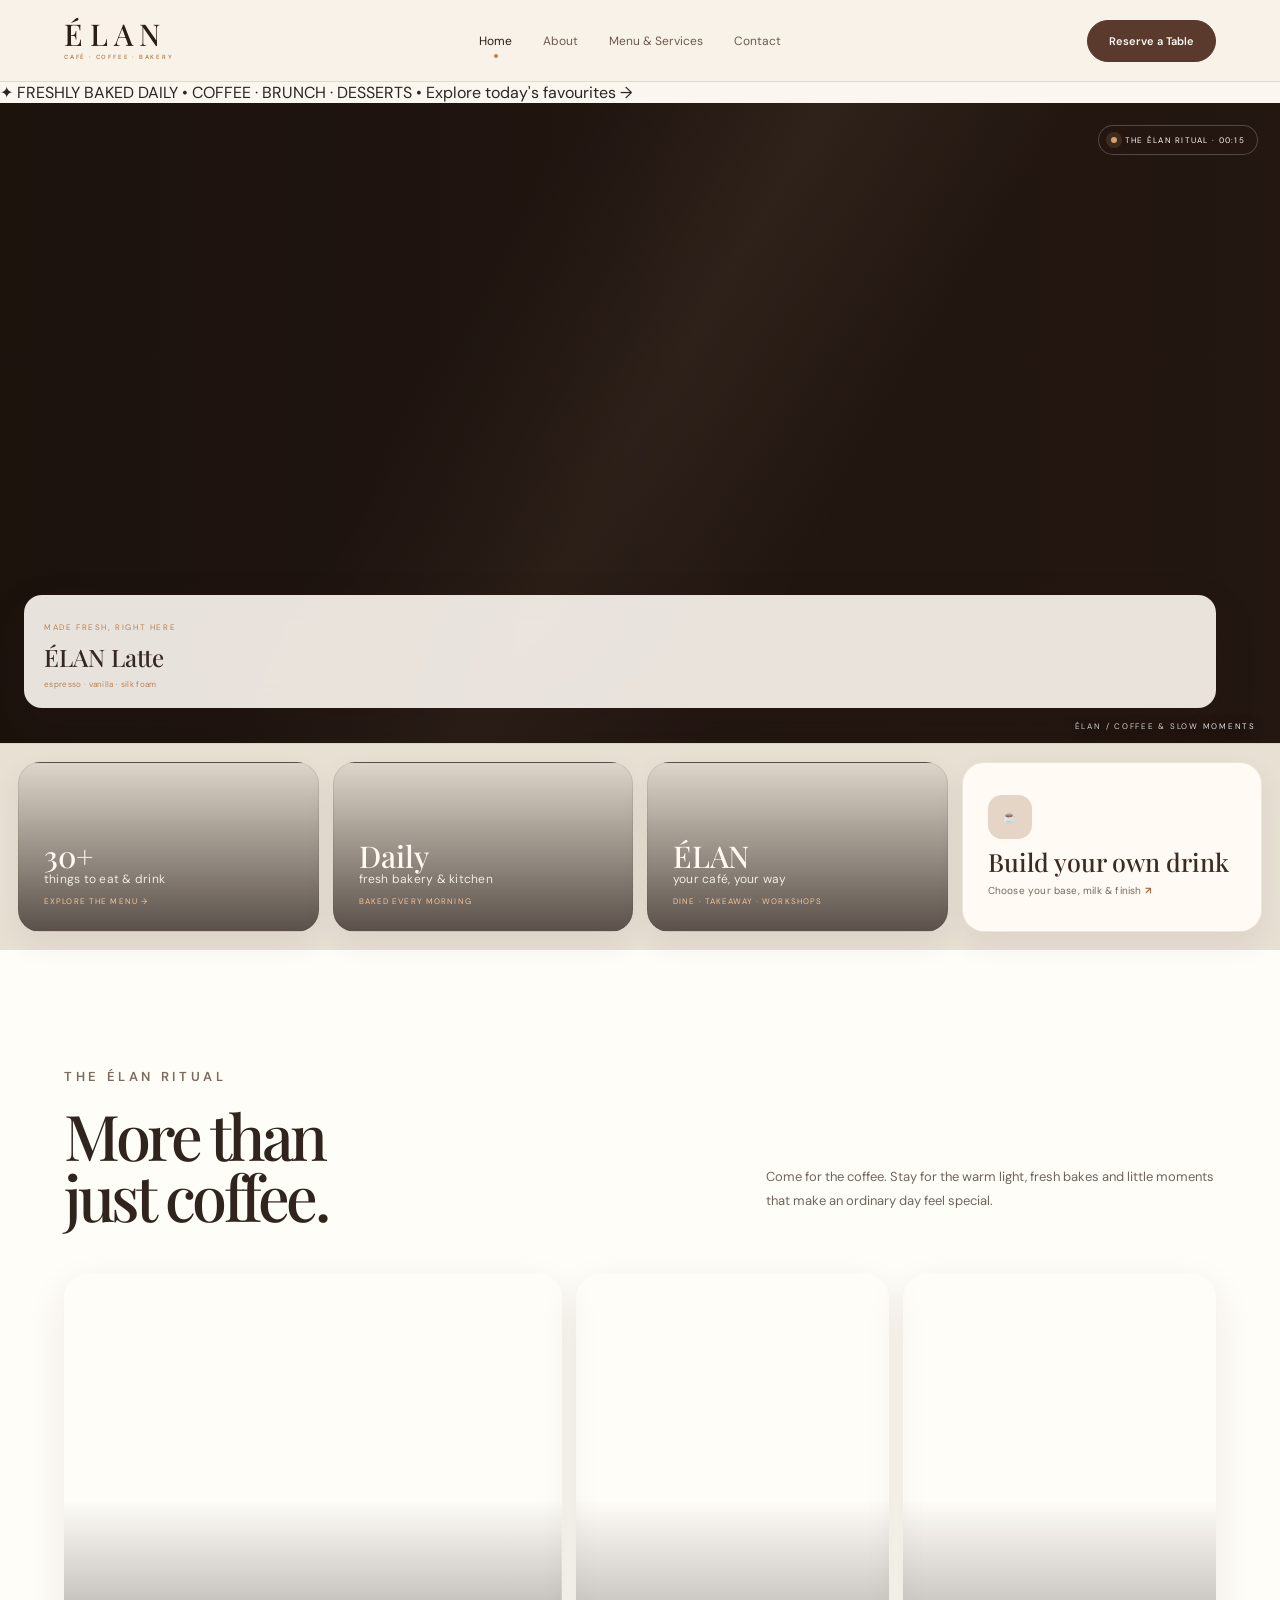
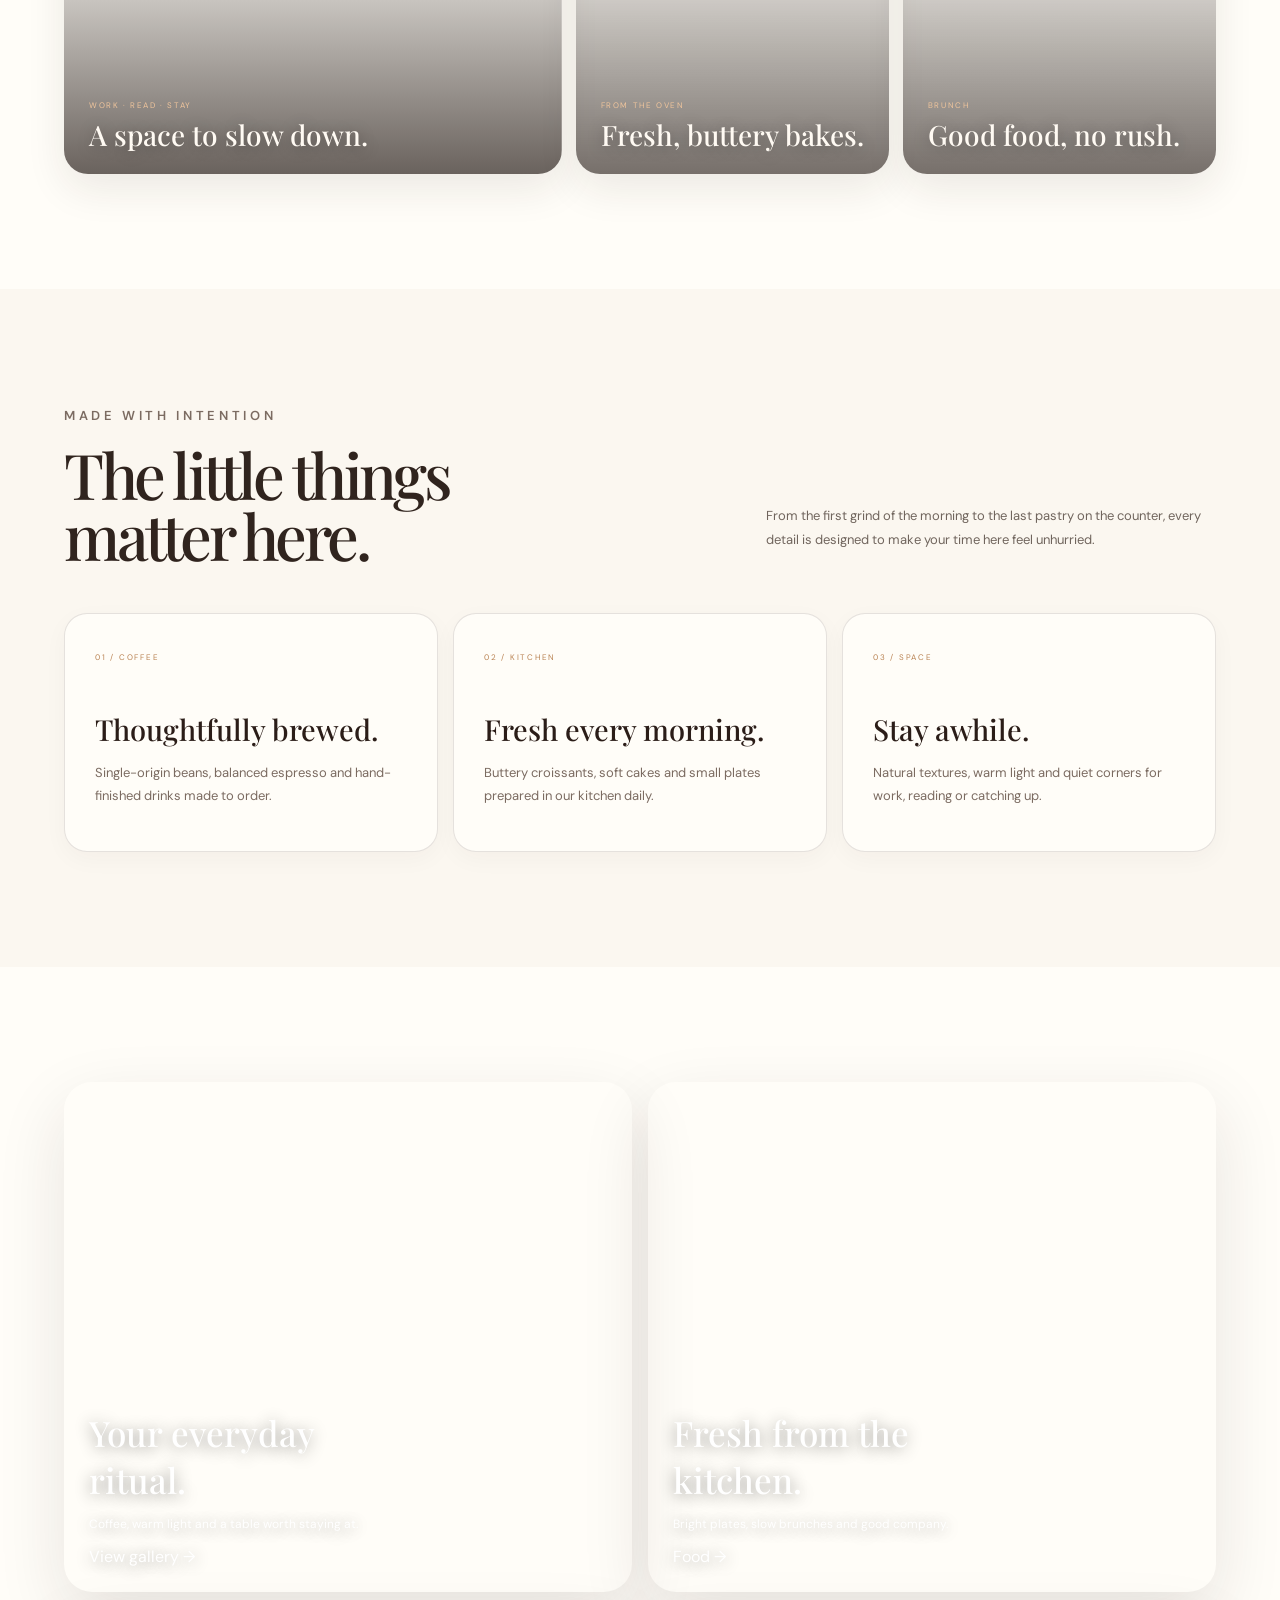
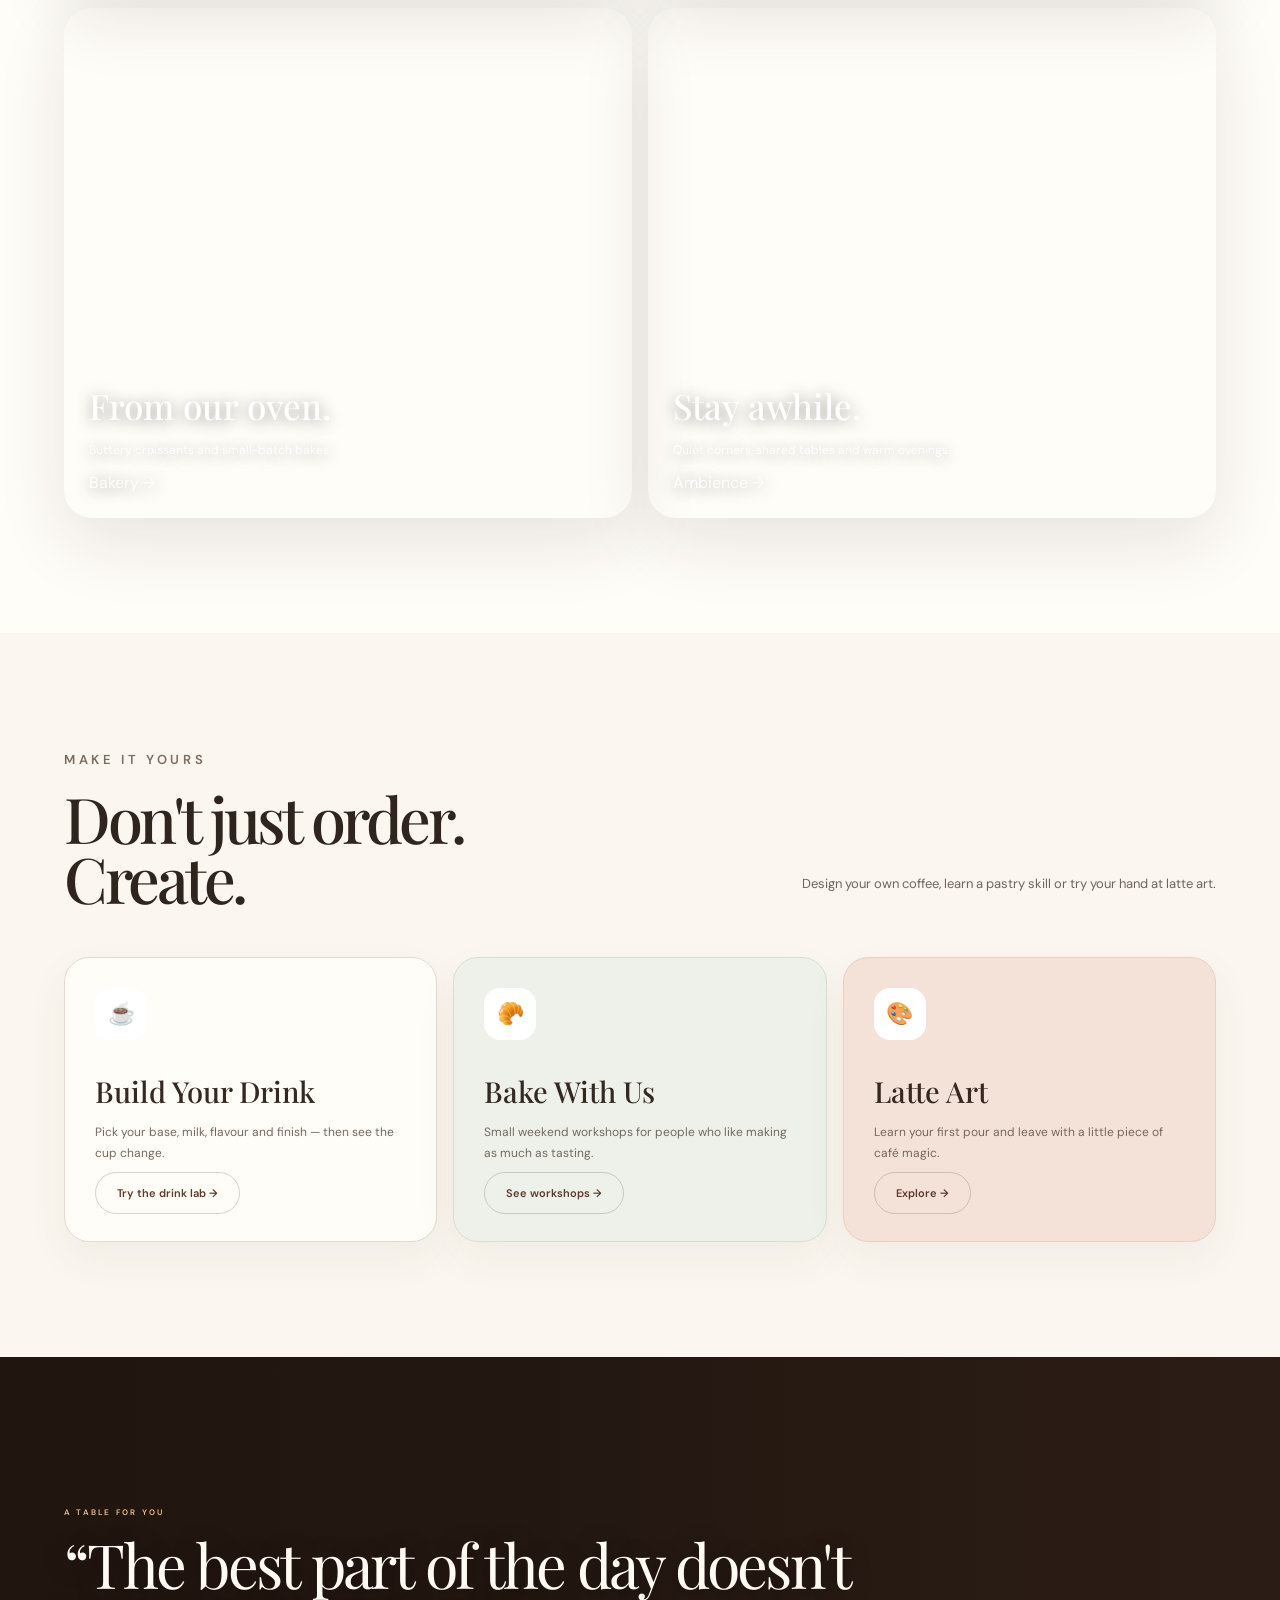
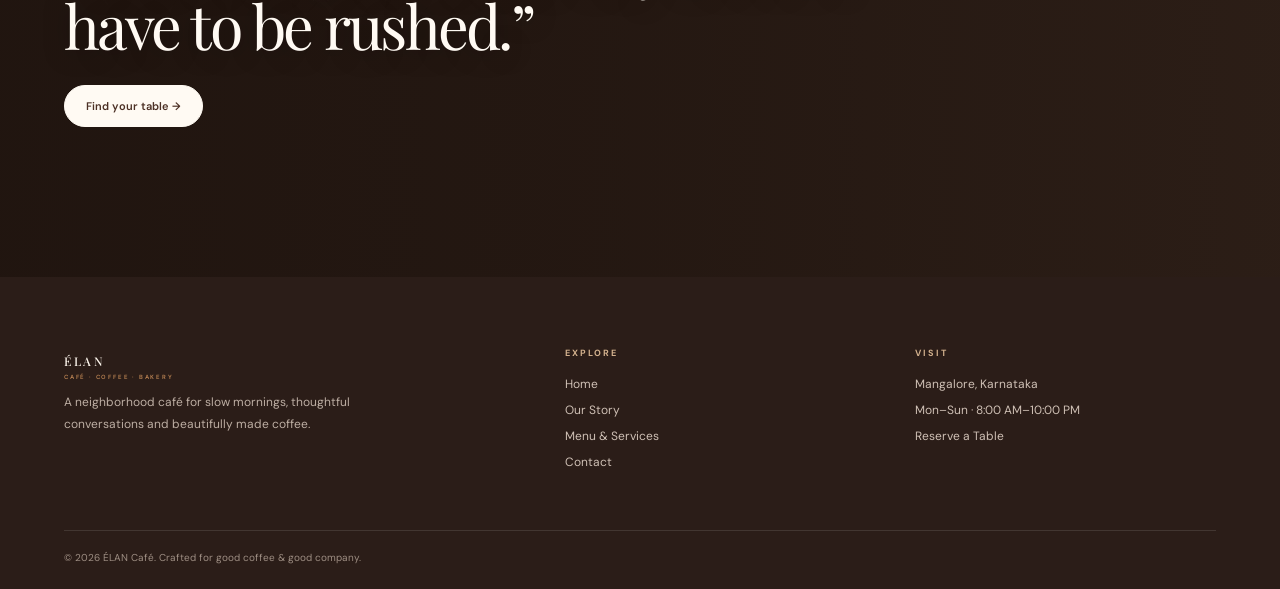
<file: index.html>
<!DOCTYPE html><html lang="en"><head>
<meta charset="UTF-8"><meta name="viewport" content="width=device-width, initial-scale=1.0">
<title>Home — ÉLAN Café</title><link rel="stylesheet" href="css/style.css"></head><body>
<header class="header"><div class="container nav">
<a class="logo" href="index.html">ÉLAN<small>CAFÉ · COFFEE · BAKERY</small></a>
<nav class="nav-links" aria-label="Main navigation"><a href="index.html" class="active">Home</a><a href="about.html" class="">About</a><a href="services.html" class="">Menu & Services</a><a href="contact.html" class="">Contact</a></nav><a class="btn" href="contact.html#reserve">Reserve a Table</a>
</div></header>
<div class="announcement-bar">
  <span>✦ FRESHLY BAKED DAILY</span>
  <span>•</span>
  <span>COFFEE · BRUNCH · DESSERTS</span>
  <span>•</span>
  <a href="services.html#menu">Explore today's favourites →</a>
</div>

<main>
<section class="hero"><div class="container" style="display:contents">
<div class="reveal"><p class="eyebrow">A neighborhood café · Since 2026</p>
<h1>Slow mornings.<br><em>Good coffee.</em></h1>
<p>Welcome to ÉLAN — a warm little corner for carefully brewed coffee, fresh pastries and the kind of conversations you don't want to rush.</p>
<div class="hero-actions"><a class="btn" href="services.html">Explore the menu →</a><a class="btn light" href="contact.html#reserve">Reserve a table</a></div></div>
<div class="hero-visual hero-video reveal">
  <video class="hero-video-media" autoplay muted loop playsinline preload="metadata"
    poster="https://images.unsplash.com/photo-1495474472287-4d71bcdd2085?auto=format&fit=crop&w=1200&q=85"
    aria-label="Barista preparing coffee at ÉLAN Café">
    <source src="https://cdn.coverr.co/videos/coverr-coffee-pour-1355/1080p.mp4" type="video/mp4">
  </video>
  <div class="hero-video-shade"></div>
  <div class="video-badge"><span class="live-dot"></span> THE ÉLAN RITUAL · 00:15</div>
  <div class="floating-card">
    <span>MADE FRESH, RIGHT HERE</span>
    <strong>ÉLAN Latte</strong>
    <span style="display:block;margin-top:6px;letter-spacing:.04em">espresso · vanilla · silk foam</span>
  </div>
</div>
</div>
</section>

<section class="hero-feature-row">
  <div class="feature-box feature-box-image" style="background-image:linear-gradient(0deg,rgba(35,25,20,.72),rgba(35,25,20,.05)),url('https://images.unsplash.com/photo-1509042239860-f550ce710b93?auto=format&fit=crop&w=900&q=85')">
    <strong>30+</strong><span>things to eat & drink</span><small>Explore the menu →</small>
  </div>
  <div class="feature-box feature-box-image" style="background-image:linear-gradient(0deg,rgba(35,25,20,.72),rgba(35,25,20,.05)),url('https://images.unsplash.com/photo-1555507036-ab1f4038808a?auto=format&fit=crop&w=900&q=85')">
    <strong>Daily</strong><span>fresh bakery & kitchen</span><small>Baked every morning</small>
  </div>
  <div class="feature-box feature-box-image" style="background-image:linear-gradient(0deg,rgba(35,25,20,.72),rgba(35,25,20,.05)),url('https://images.unsplash.com/photo-1517248135467-4c7edcad34c4?auto=format&fit=crop&w=900&q=85')">
    <strong>ÉLAN</strong><span>your café, your way</span><small>Dine · Takeaway · Workshops</small>
  </div>
  <a class="feature-box feature-box-cta" href="services.html#creator"><span class="feature-icon">☕</span><strong>Build your own drink</strong><span>Choose your base, milk & finish <b>↗</b></span></a>
</section>

<section class="section home-visual-story">
  <div class="container">
    <div class="section-head"><div><p class="eyebrow">The ÉLAN ritual</p><h2>More than<br>just coffee.</h2></div><p>Come for the coffee. Stay for the warm light, fresh bakes and little moments that make an ordinary day feel special.</p></div>
    <div class="home-photo-grid">
      <a class="home-photo large" href="gallery.html" style="background-image:linear-gradient(0deg,rgba(35,25,20,.68),transparent 55%),url('https://images.unsplash.com/photo-1497366754035-f200968a6e72?auto=format&fit=crop&w=1300&q=85')"><span>WORK · READ · STAY</span><strong>A space to slow down.</strong></a>
      <a class="home-photo" href="gallery.html" style="background-image:linear-gradient(0deg,rgba(35,25,20,.62),transparent 55%),url('https://images.unsplash.com/photo-1551024506-0bccd828d307?auto=format&fit=crop&w=900&q=85')"><span>FROM THE OVEN</span><strong>Fresh, buttery bakes.</strong></a>
      <a class="home-photo" href="gallery.html" style="background-image:linear-gradient(0deg,rgba(35,25,20,.62),transparent 55%),url('https://images.unsplash.com/photo-1541544741938-0af808871cc0?auto=format&fit=crop&w=900&q=85')"><span>BRUNCH</span><strong>Good food, no rush.</strong></a>
    </div>
  </div>
</section>

<section class="section"><div class="container"><div class="section-head"><div><p class="eyebrow">Made with intention</p><h2>The little things<br>matter here.</h2></div><p>From the first grind of the morning to the last pastry on the counter, every detail is designed to make your time here feel unhurried.</p></div>
<div class="cards">
<div class="card"><span class="card-number">01 / COFFEE</span><h3>Thoughtfully brewed.</h3><p>Single-origin beans, balanced espresso and hand-finished drinks made to order.</p></div>
<div class="card"><span class="card-number">02 / KITCHEN</span><h3>Fresh every morning.</h3><p>Buttery croissants, soft cakes and small plates prepared in our kitchen daily.</p></div>
<div class="card"><span class="card-number">03 / SPACE</span><h3>Stay awhile.</h3><p>Natural textures, warm light and quiet corners for work, reading or catching up.</p></div>
</div></div></section>

<section class="section alt"><div class="container feature-grid home-gallery-grid">
<a class="image-card gallery-link" href="gallery.html" aria-label="Open ÉLAN café gallery" style="background-image:linear-gradient(0deg,rgba(43,29,24,.7),transparent 60%),url('https://images.unsplash.com/photo-1501339847302-ac426a4a7cbb?auto=format&fit=crop&w=1000&q=85')"><div class="caption"><h3>Your everyday ritual.</h3><p>Coffee, warm light and a table worth staying at.</p><span class="gallery-open">View gallery →</span></div></a>
<a class="image-card gallery-link" href="gallery.html" aria-label="Open ÉLAN food gallery" style="background-image:linear-gradient(0deg,rgba(43,29,24,.7),transparent 60%),url('https://images.unsplash.com/photo-1541519227354-08fa5d50c44d?auto=format&fit=crop&w=1000&q=85')"><div class="caption"><h3>Fresh from the kitchen.</h3><p>Bright plates, slow brunches and good company.</p><span class="gallery-open">Food →</span></div></a>
<a class="image-card gallery-link" href="gallery.html" aria-label="Open ÉLAN bakery gallery" style="background-image:linear-gradient(0deg,rgba(43,29,24,.7),transparent 60%),url('https://images.unsplash.com/photo-1555507036-ab1f4038808a?auto=format&fit=crop&w=1000&q=85')"><div class="caption"><h3>From our oven.</h3><p>Buttery croissants and small-batch bakes.</p><span class="gallery-open">Bakery →</span></div></a>
<a class="image-card gallery-link" href="gallery.html" aria-label="Open ÉLAN café ambience gallery" style="background-image:linear-gradient(0deg,rgba(43,29,24,.7),transparent 60%),url('https://images.unsplash.com/photo-1517248135467-4c7edcad34c4?auto=format&fit=crop&w=1000&q=85')"><div class="caption"><h3>Stay awhile.</h3><p>Quiet corners, shared tables and warm evenings.</p><span class="gallery-open">Ambience →</span></div></a> 
</div></section>

<section class="section"><div class="container"><div class="section-head"><div><p class="eyebrow">Make it yours</p><h2>Don't just order.<br>Create.</h2></div><p>Design your own coffee, learn a pastry skill or try your hand at latte art.</p></div><div class="experience-grid"><div class="experience-card"><div class="experience-icon">☕</div><h3>Build Your Drink</h3><p>Pick your base, milk, flavour and finish — then see the cup change.</p><a class="btn light" href="services.html#creator">Try the drink lab →</a></div><div class="experience-card"><div class="experience-icon">🥐</div><h3>Bake With Us</h3><p>Small weekend workshops for people who like making as much as tasting.</p><a class="btn light" href="services.html#workshops">See workshops →</a></div><div class="experience-card"><div class="experience-icon">🎨</div><h3>Latte Art</h3><p>Learn your first pour and leave with a little piece of café magic.</p><a class="btn light" href="services.html#workshops">Explore →</a></div></div></div></section>

<section class="section home-quote-photo"><div class="container"><p class="eyebrow">A table for you</p><div class="quote">“The best part of the day doesn't have to be rushed.”</div><div style="margin-top:30px"><a class="btn" href="contact.html#reserve">Find your table →</a></div></div></section> 
</main> 

<footer class="footer"><div class="container footer-grid"> 
<div><a class="logo" href="index.html">ÉLAN<small>CAFÉ · COFFEE · BAKERY</small></a><p>A neighborhood café for slow mornings, thoughtful conversations and beautifully made coffee.</p></div> 
<div><h4>Explore</h4><a href="index.html">Home</a><a href="about.html">Our Story</a><a href="services.html">Menu & Services</a><a href="contact.html">Contact</a></div> 
<div><h4>Visit</h4><a href="contact.html">Mangalore, Karnataka</a><a href="contact.html">Mon–Sun · 8:00 AM–10:00 PM</a><a href="contact.html#reserve">Reserve a Table</a></div> 
</div><div class="container footer-bottom">© 2026 ÉLAN Café. Crafted for good coffee & good company.</div></footer> 

<script src="js/script.js"></script></body></html>
</file>
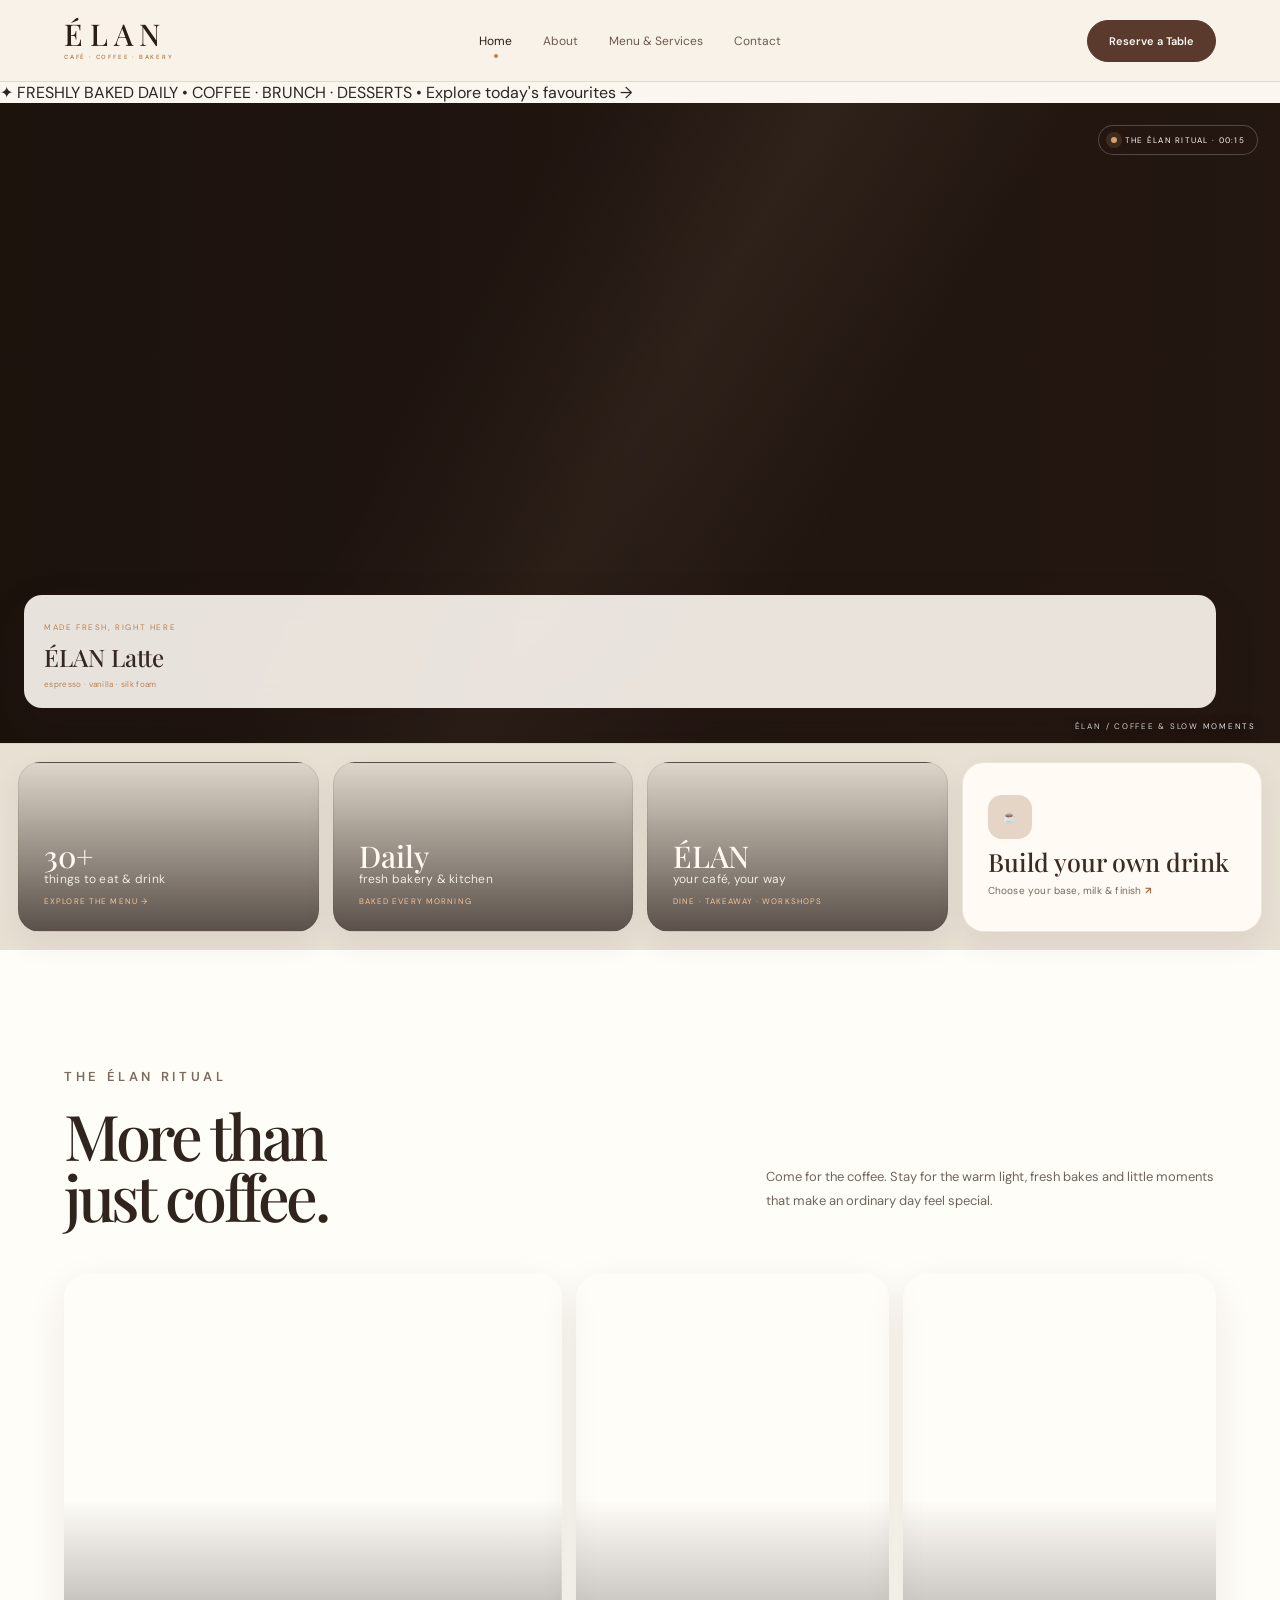
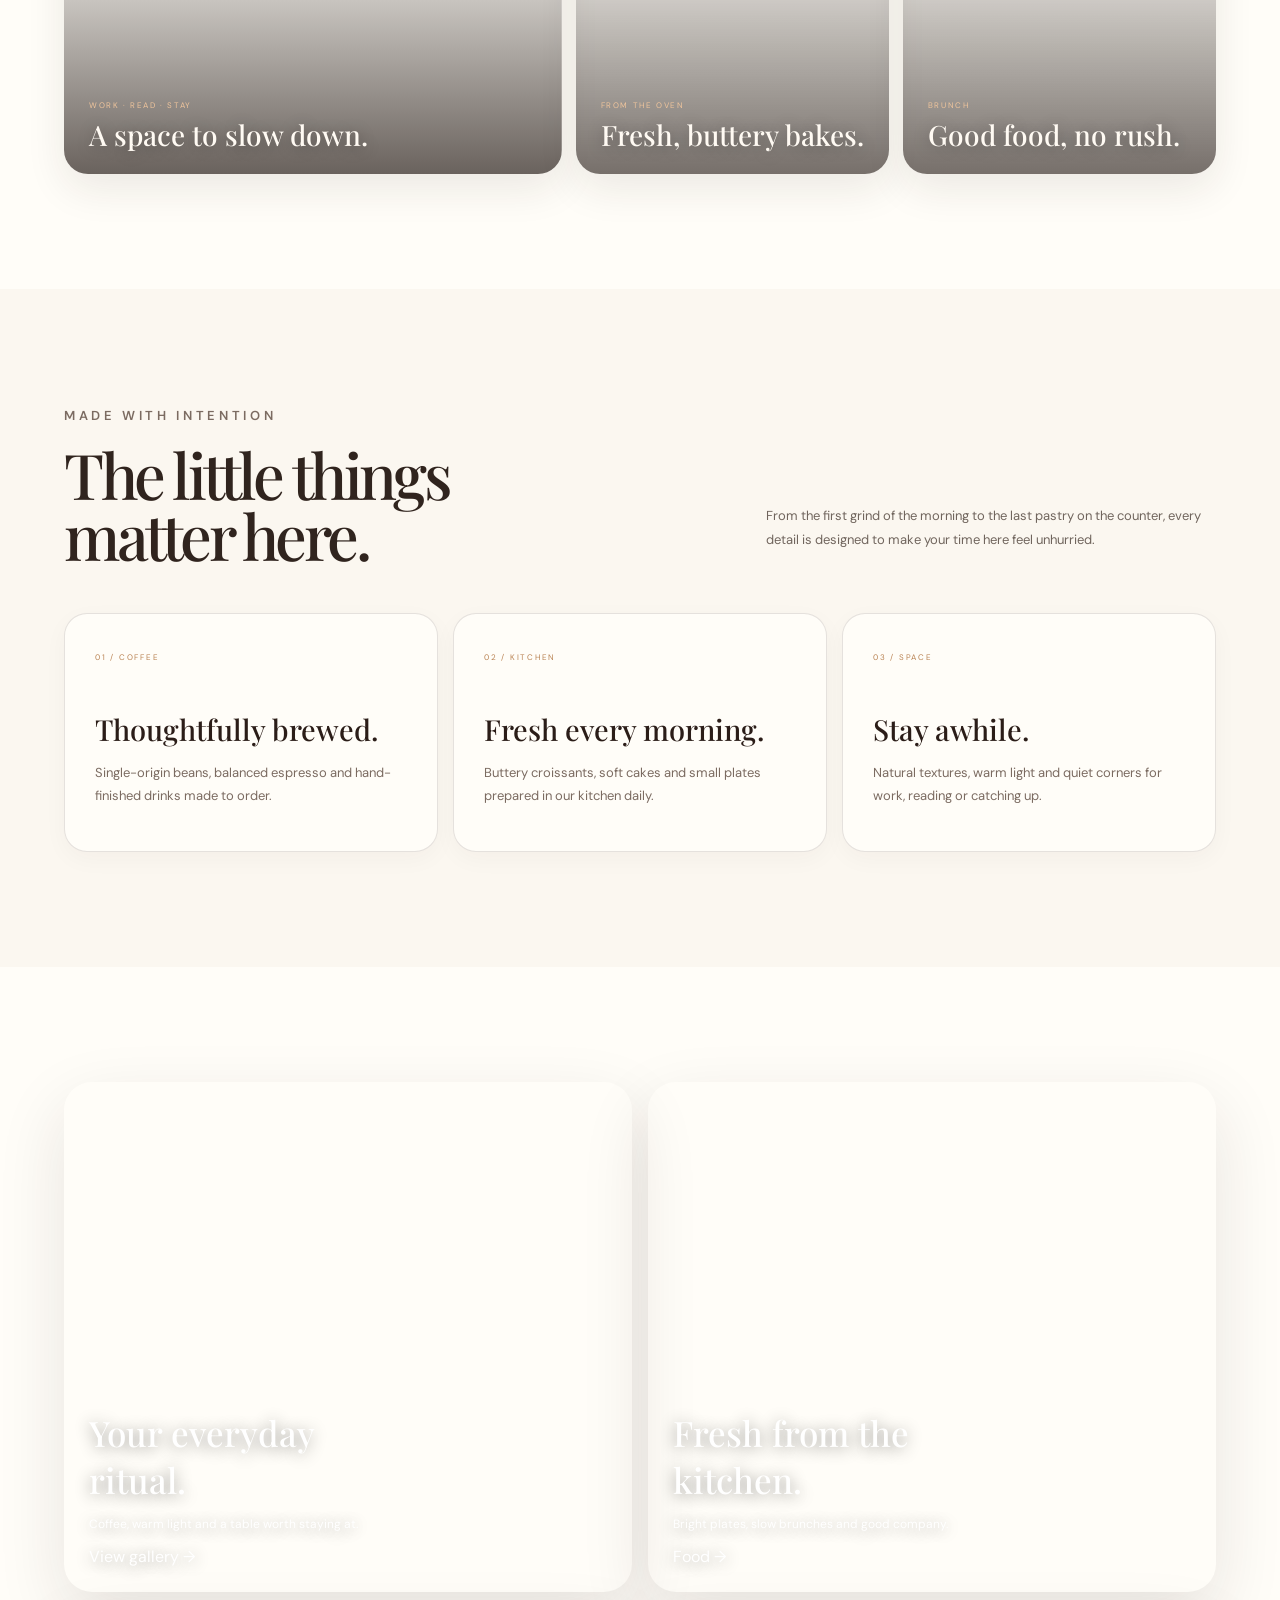
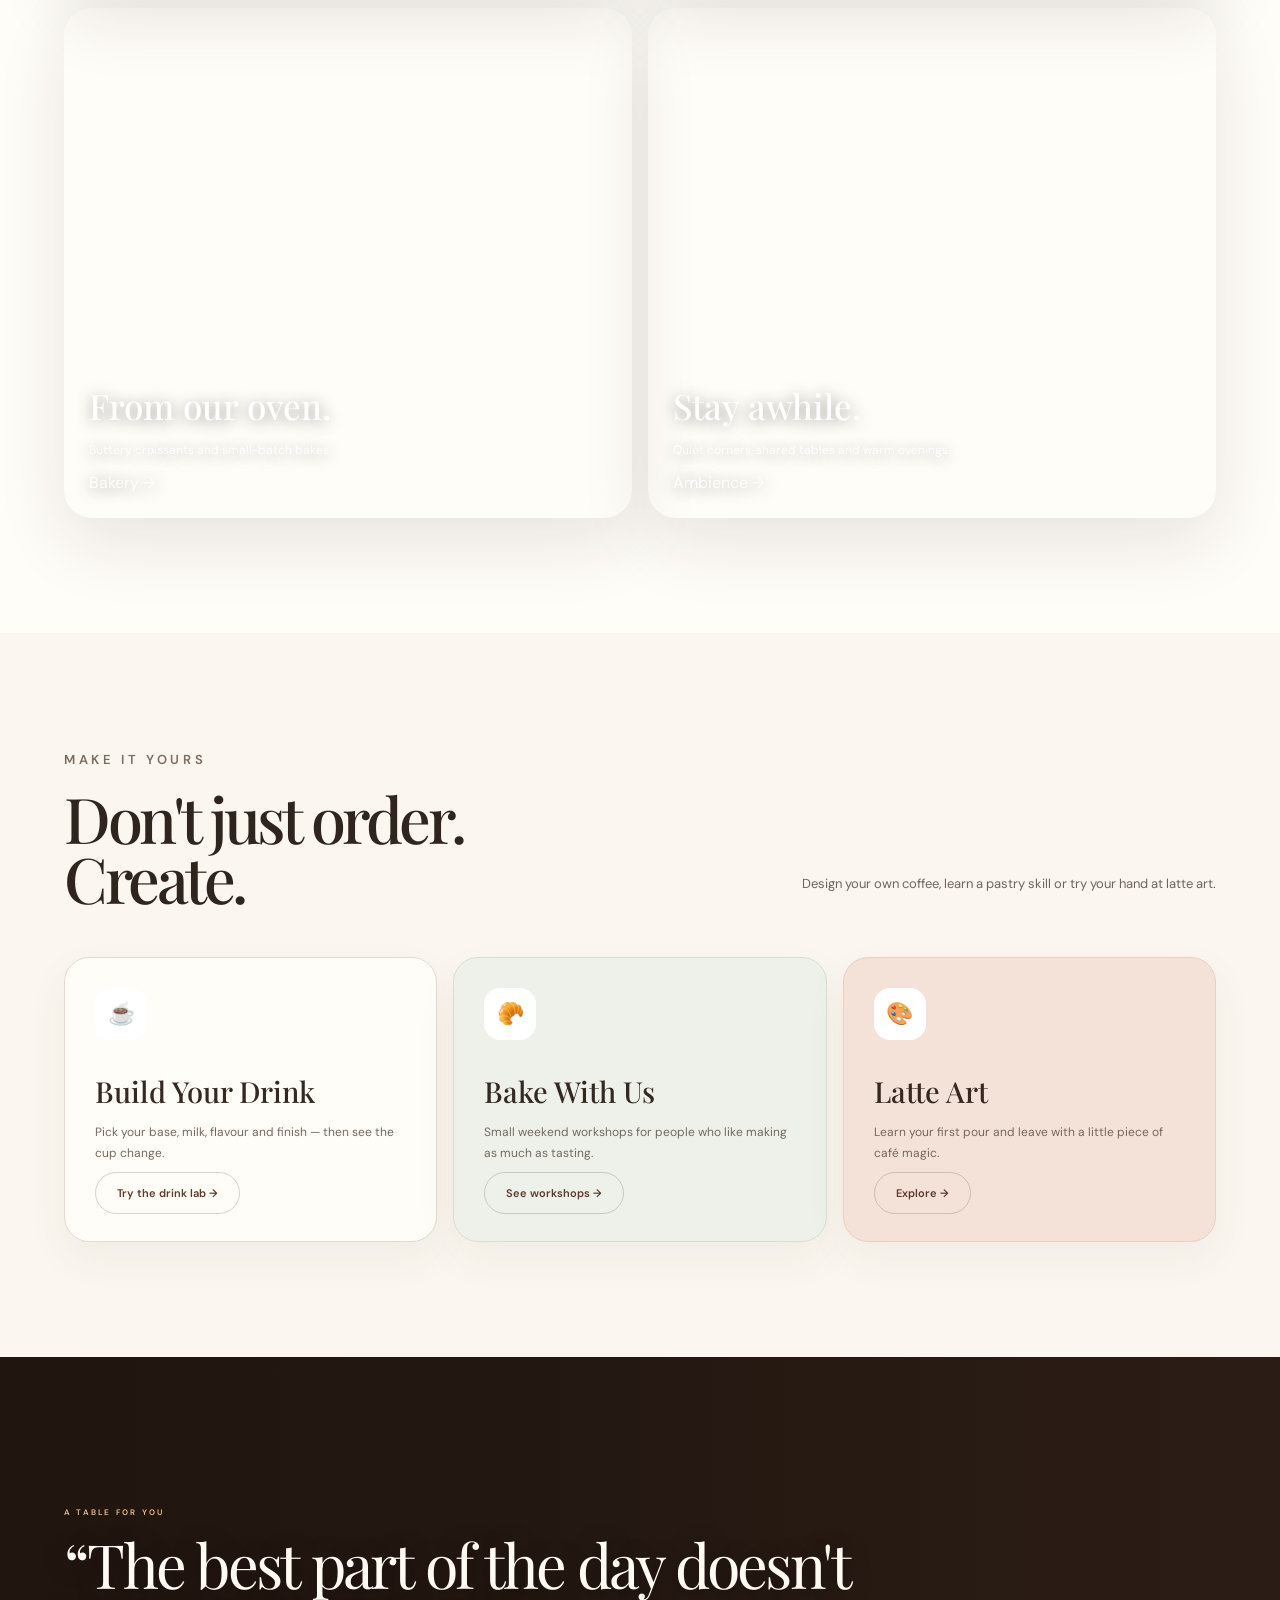
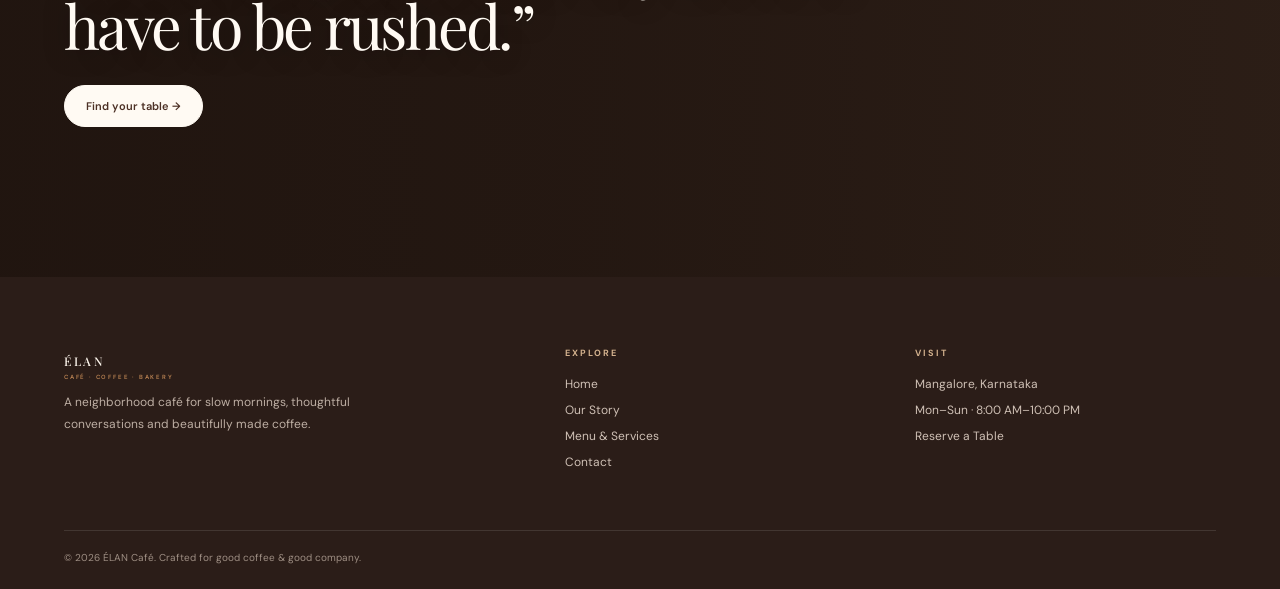
<file: elan_v5/index.html>
<!DOCTYPE html><html lang="en"><head>
<meta charset="UTF-8"><meta name="viewport" content="width=device-width, initial-scale=1.0">
<title>Home — ÉLAN Café</title><link rel="stylesheet" href="css/style.css"></head><body>
<header class="header"><div class="container nav">
<a class="logo" href="index.html">ÉLAN<small>CAFÉ · COFFEE · BAKERY</small></a>
<nav class="nav-links"><a href="index.html" class="active">Home</a><a href="about.html" class="">About</a><a href="services.html" class="">Menu & Services</a><a href="contact.html" class="">Contact</a></nav><a class="btn" href="contact.html#reserve">Reserve a Table</a>
</div></header>
<div class="announcement-bar">
  <span>✦ FRESHLY BAKED DAILY</span>
  <span>•</span>
  <span>COFFEE · BRUNCH · DESSERTS</span>
  <span>•</span>
  <a href="services.html#menu">Explore today's favourites →</a>
</div>

<main>
<section class="hero"><div class="container" style="display:contents">
<div class="reveal"><p class="eyebrow">A neighborhood café · Since 2026</p>
<h1>Slow mornings.<br><em>Good coffee.</em></h1>
<p>Welcome to ÉLAN — a warm little corner for carefully brewed coffee, fresh pastries and the kind of conversations you don't want to rush.</p>
<div class="hero-actions"><a class="btn" href="services.html">Explore the menu →</a><a class="btn light" href="contact.html#reserve">Reserve a table</a></div></div>
<div class="hero-visual hero-video reveal">
  <video class="hero-video-media" autoplay muted loop playsinline preload="metadata"
    poster="https://images.unsplash.com/photo-1495474472287-4d71bcdd2085?auto=format&fit=crop&w=1200&q=85"
    aria-label="Barista preparing coffee at ÉLAN Café">
    <source src="https://cdn.coverr.co/videos/coverr-coffee-pour-1355/1080p.mp4" type="video/mp4">
  </video>
  <div class="hero-video-shade"></div>
  <div class="video-badge"><span class="live-dot"></span> THE ÉLAN RITUAL · 00:15</div>
  <div class="floating-card">
    <span>MADE FRESH, RIGHT HERE</span>
    <strong>ÉLAN Latte</strong>
    <span style="display:block;margin-top:6px;letter-spacing:.04em">espresso · vanilla · silk foam</span>
  </div>
</div>
</div>
</section>
<section class="hero-feature-row">
  <div class="feature-box feature-box-image" style="background-image:linear-gradient(0deg,rgba(35,25,20,.72),rgba(35,25,20,.05)),url('https://images.unsplash.com/photo-1509042239860-f550ce710b93?auto=format&fit=crop&w=900&q=85')">
    <strong>30+</strong><span>things to eat & drink</span><small>Explore the menu →</small>
  </div>
  <div class="feature-box feature-box-image" style="background-image:linear-gradient(0deg,rgba(35,25,20,.72),rgba(35,25,20,.05)),url('https://images.unsplash.com/photo-1555507036-ab1f4038808a?auto=format&fit=crop&w=900&q=85')">
    <strong>Daily</strong><span>fresh bakery & kitchen</span><small>Baked every morning</small>
  </div>
  <div class="feature-box feature-box-image" style="background-image:linear-gradient(0deg,rgba(35,25,20,.72),rgba(35,25,20,.05)),url('https://images.unsplash.com/photo-1517248135467-4c7edcad34c4?auto=format&fit=crop&w=900&q=85')">
    <strong>ÉLAN</strong><span>your café, your way</span><small>Dine · Takeaway · Workshops</small>
  </div>
  <a class="feature-box feature-box-cta" href="services.html#creator"><span class="feature-icon">☕</span><strong>Build your own drink</strong><span>Choose your base, milk & finish <b>↗</b></span></a>
</section>
<section class="section home-visual-story">
  <div class="container">
    <div class="section-head"><div><p class="eyebrow">The ÉLAN ritual</p><h2>More than<br>just coffee.</h2></div><p>Come for the coffee. Stay for the warm light, fresh bakes and little moments that make an ordinary day feel special.</p></div>
    <div class="home-photo-grid">
      <a class="home-photo large" href="gallery.html" style="background-image:linear-gradient(0deg,rgba(35,25,20,.68),transparent 55%),url('https://images.unsplash.com/photo-1497366754035-f200968a6e72?auto=format&fit=crop&w=1300&q=85')"><span>WORK · READ · STAY</span><strong>A space to slow down.</strong></a>
      <a class="home-photo" href="gallery.html" style="background-image:linear-gradient(0deg,rgba(35,25,20,.62),transparent 55%),url('https://images.unsplash.com/photo-1551024506-0bccd828d307?auto=format&fit=crop&w=900&q=85')"><span>FROM THE OVEN</span><strong>Fresh, buttery bakes.</strong></a>
      <a class="home-photo" href="gallery.html" style="background-image:linear-gradient(0deg,rgba(35,25,20,.62),transparent 55%),url('https://images.unsplash.com/photo-1541544741938-0af808871cc0?auto=format&fit=crop&w=900&q=85')"><span>BRUNCH</span><strong>Good food, no rush.</strong></a>
    </div>
  </div>
</section>
<section class="section"><div class="container"><div class="section-head"><div><p class="eyebrow">Made with intention</p><h2>The little things<br>matter here.</h2></div><p>From the first grind of the morning to the last pastry on the counter, every detail is designed to make your time here feel unhurried.</p></div>
<div class="cards">
<div class="card"><span class="card-number">01 / COFFEE</span><h3>Thoughtfully brewed.</h3><p>Single-origin beans, balanced espresso and hand-finished drinks made to order.</p></div>
<div class="card"><span class="card-number">02 / KITCHEN</span><h3>Fresh every morning.</h3><p>Buttery croissants, soft cakes and small plates prepared in our kitchen daily.</p></div>
<div class="card"><span class="card-number">03 / SPACE</span><h3>Stay awhile.</h3><p>Natural textures, warm light and quiet corners for work, reading or catching up.</p></div>
</div></div></section>
<section class="section alt"><div class="container feature-grid home-gallery-grid">
<a class="image-card gallery-link" href="gallery.html" aria-label="Open ÉLAN café gallery" style="background-image:linear-gradient(0deg,rgba(43,29,24,.7),transparent 60%),url('https://images.unsplash.com/photo-1501339847302-ac426a4a7cbb?auto=format&fit=crop&w=1000&q=85')"><div class="caption"><h3>Your everyday ritual.</h3><p>Coffee, warm light and a table worth staying at.</p><span class="gallery-open">View gallery →</span></div></a>
<a class="image-card gallery-link" href="gallery.html" aria-label="Open ÉLAN food gallery" style="background-image:linear-gradient(0deg,rgba(43,29,24,.7),transparent 60%),url('https://images.unsplash.com/photo-1541519227354-08fa5d50c44d?auto=format&fit=crop&w=1000&q=85')"><div class="caption"><h3>Fresh from the kitchen.</h3><p>Bright plates, slow brunches and good company.</p><span class="gallery-open">Food →</span></div></a>
<a class="image-card gallery-link" href="gallery.html" aria-label="Open ÉLAN bakery gallery" style="background-image:linear-gradient(0deg,rgba(43,29,24,.7),transparent 60%),url('https://images.unsplash.com/photo-1555507036-ab1f4038808a?auto=format&fit=crop&w=1000&q=85')"><div class="caption"><h3>From our oven.</h3><p>Buttery croissants and small-batch bakes.</p><span class="gallery-open">Bakery →</span></div></a>
<a class="image-card gallery-link" href="gallery.html" aria-label="Open ÉLAN café ambience gallery" style="background-image:linear-gradient(0deg,rgba(43,29,24,.7),transparent 60%),url('https://images.unsplash.com/photo-1517248135467-4c7edcad34c4?auto=format&fit=crop&w=1000&q=85')"><div class="caption"><h3>Stay awhile.</h3><p>Quiet corners, shared tables and warm evenings.</p><span class="gallery-open">Ambience →</span></div></a>
</div></section>
<section class="section"><div class="container"><div class="section-head"><div><p class="eyebrow">Make it yours</p><h2>Don't just order.<br>Create.</h2></div><p>Design your own coffee, learn a pastry skill or try your hand at latte art.</p></div><div class="experience-grid"><div class="experience-card"><div class="experience-icon">☕</div><h3>Build Your Drink</h3><p>Pick your base, milk, flavour and finish — then see the cup change.</p><a class="btn light" href="services.html#creator">Try the drink lab →</a></div><div class="experience-card"><div class="experience-icon">🥐</div><h3>Bake With Us</h3><p>Small weekend workshops for people who like making as much as tasting.</p><a class="btn light" href="services.html#workshops">See workshops →</a></div><div class="experience-card"><div class="experience-icon">🎨</div><h3>Latte Art</h3><p>Learn your first pour and leave with a little piece of café magic.</p><a class="btn light" href="services.html#workshops">Explore →</a></div></div></div></section>
<section class="section home-quote-photo"><div class="container"><p class="eyebrow">A table for you</p><div class="quote">“The best part of the day doesn't have to be rushed.”</div><div style="margin-top:30px"><a class="btn" href="contact.html#reserve">Find your table →</a></div></div></section>
</main>
<footer class="footer"><div class="container footer-grid">
<div><a class="logo" href="index.html">ÉLAN<small>CAFÉ · COFFEE · BAKERY</small></a><p>A neighborhood café for slow mornings, thoughtful conversations and beautifully made coffee.</p></div>
<div><h4>Explore</h4><a href="index.html">Home</a><a href="about.html">Our Story</a><a href="services.html">Menu & Services</a><a href="contact.html">Contact</a></div>
<div><h4>Visit</h4><a href="contact.html">Mangalore, Karnataka</a><a href="contact.html">Mon–Sun · 8:00 AM–10:00 PM</a><a href="contact.html#reserve">Reserve a Table</a></div>
</div><div class="container footer-bottom">© 2026 ÉLAN Café. Crafted for good coffee & good company.</div></footer>
<script src="js/script.js"></script></body></html>
</file>
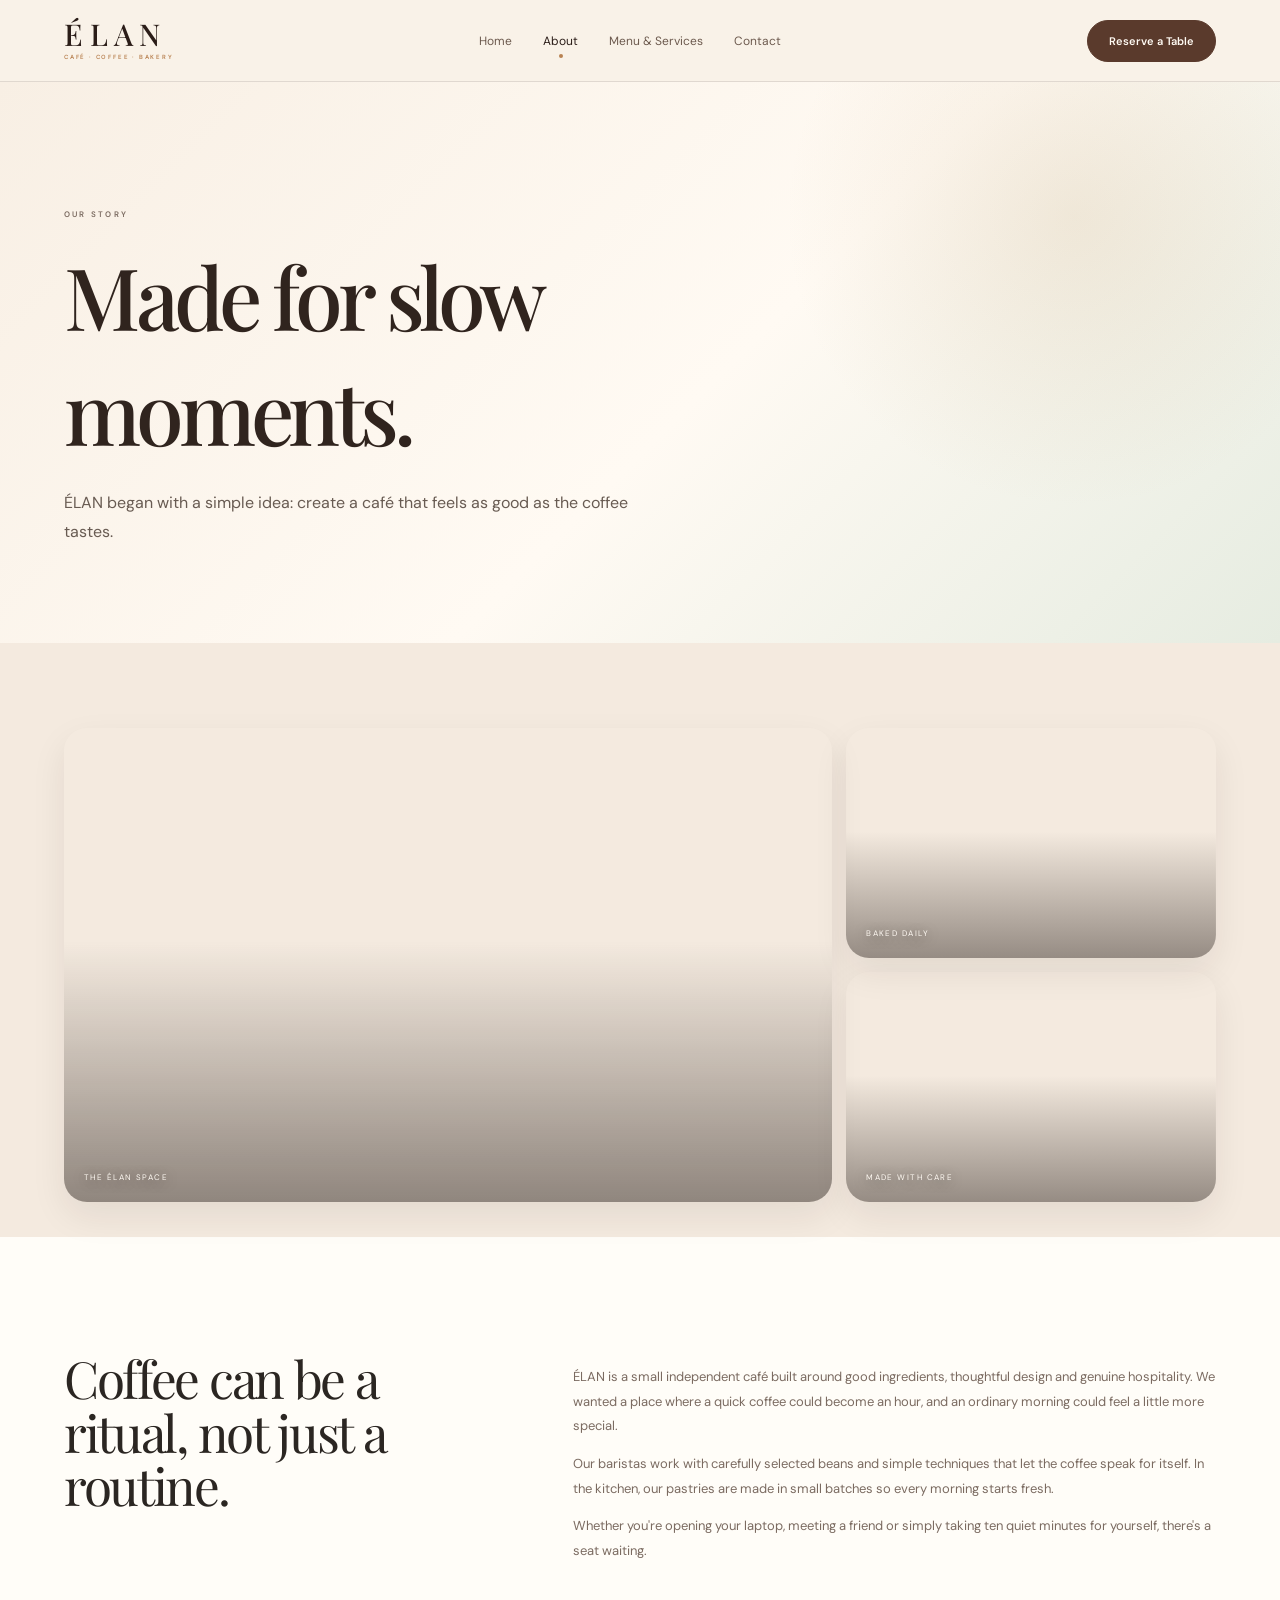
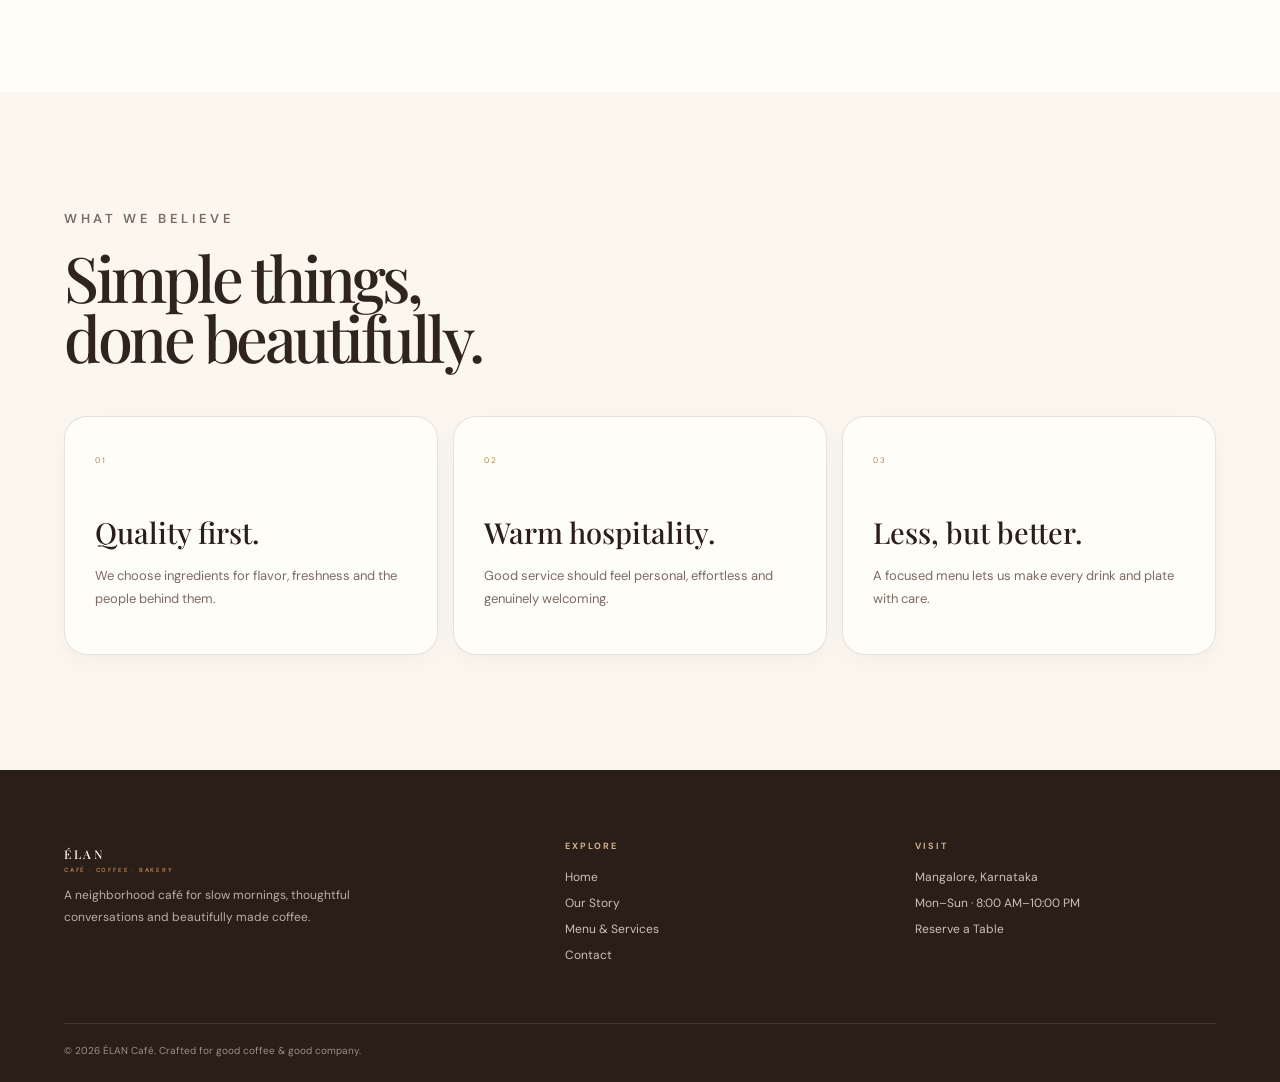
<file: about.html>
<!DOCTYPE html><html lang="en"><head>
<meta charset="UTF-8"><meta name="viewport" content="width=device-width, initial-scale=1.0">
<title>About — ÉLAN Café</title><link rel="stylesheet" href="css/style.css"></head><body>
<header class="header"><div class="container nav">
<a class="logo" href="index.html">ÉLAN<small>CAFÉ · COFFEE · BAKERY</small></a>
<nav class="nav-links" aria-label="Main navigation"><a href="index.html" class="">Home</a><a href="about.html" class="active">About</a><a href="services.html" class="">Menu & Services</a><a href="contact.html" class="">Contact</a></nav><a class="btn" href="contact.html#reserve">Reserve a Table</a>
</div></header>
<main>
<section class="page-hero"><div class="container"><p class="eyebrow">Our story</p><h1>Made for slow<br>moments.</h1><p>ÉLAN began with a simple idea: create a café that feels as good as the coffee tastes.</p></div></section>
<section class="section about-visual">
  <div class="container">
    <div class="about-image-grid">
      <div class="about-image about-image-main" style="background-image:linear-gradient(0deg,rgba(35,25,20,.48),transparent 55%),url('https://images.unsplash.com/photo-1445116572660-236099ec97a0?auto=format&fit=crop&w=1300&q=85')"><span>THE ÉLAN SPACE</span></div>
      <div class="about-image" style="background-image:linear-gradient(0deg,rgba(35,25,20,.45),transparent 55%),url('https://images.unsplash.com/photo-1509440159596-0249088772ff?auto=format&fit=crop&w=900&q=85')"><span>BAKED DAILY</span></div>
      <div class="about-image" style="background-image:linear-gradient(0deg,rgba(35,25,20,.45),transparent 55%),url('https://images.unsplash.com/photo-1482049016688-2d3e1b311543?auto=format&fit=crop&w=900&q=85')"><span>MADE WITH CARE</span></div>
    </div>
  </div>
</section>
<section class="section"><div class="container about-copy"><div class="large">Coffee can be a ritual, not just a routine.</div><div><p>ÉLAN is a small independent café built around good ingredients, thoughtful design and genuine hospitality. We wanted a place where a quick coffee could become an hour, and an ordinary morning could feel a little more special.</p><p>Our baristas work with carefully selected beans and simple techniques that let the coffee speak for itself. In the kitchen, our pastries are made in small batches so every morning starts fresh.</p><p>Whether you're opening your laptop, meeting a friend or simply taking ten quiet minutes for yourself, there's a seat waiting.</p></div></div></section>
<section class="section alt"><div class="container"><div class="section-head"><div><p class="eyebrow">What we believe</p><h2>Simple things,<br>done beautifully.</h2></div></div><div class="cards">
<div class="card"><span class="card-number">01</span><h3>Quality first.</h3><p>We choose ingredients for flavor, freshness and the people behind them.</p></div>
<div class="card"><span class="card-number">02</span><h3>Warm hospitality.</h3><p>Good service should feel personal, effortless and genuinely welcoming.</p></div>
<div class="card"><span class="card-number">03</span><h3>Less, but better.</h3><p>A focused menu lets us make every drink and plate with care.</p></div></div></div></section>
</main>
<footer class="footer"><div class="container footer-grid">
<div><a class="logo" href="index.html">ÉLAN<small>CAFÉ · COFFEE · BAKERY</small></a><p>A neighborhood café for slow mornings, thoughtful conversations and beautifully made coffee.</p></div>
<div><h4>Explore</h4><a href="index.html">Home</a><a href="about.html">Our Story</a><a href="services.html">Menu & Services</a><a href="contact.html">Contact</a></div>
<div><h4>Visit</h4><a href="contact.html">Mangalore, Karnataka</a><a href="contact.html">Mon–Sun · 8:00 AM–10:00 PM</a><a href="contact.html#reserve">Reserve a Table</a></div>
</div><div class="container footer-bottom">© 2026 ÉLAN Café. Crafted for good coffee & good company.</div></footer>
<script src="js/script.js"></script></body></html>
</file>
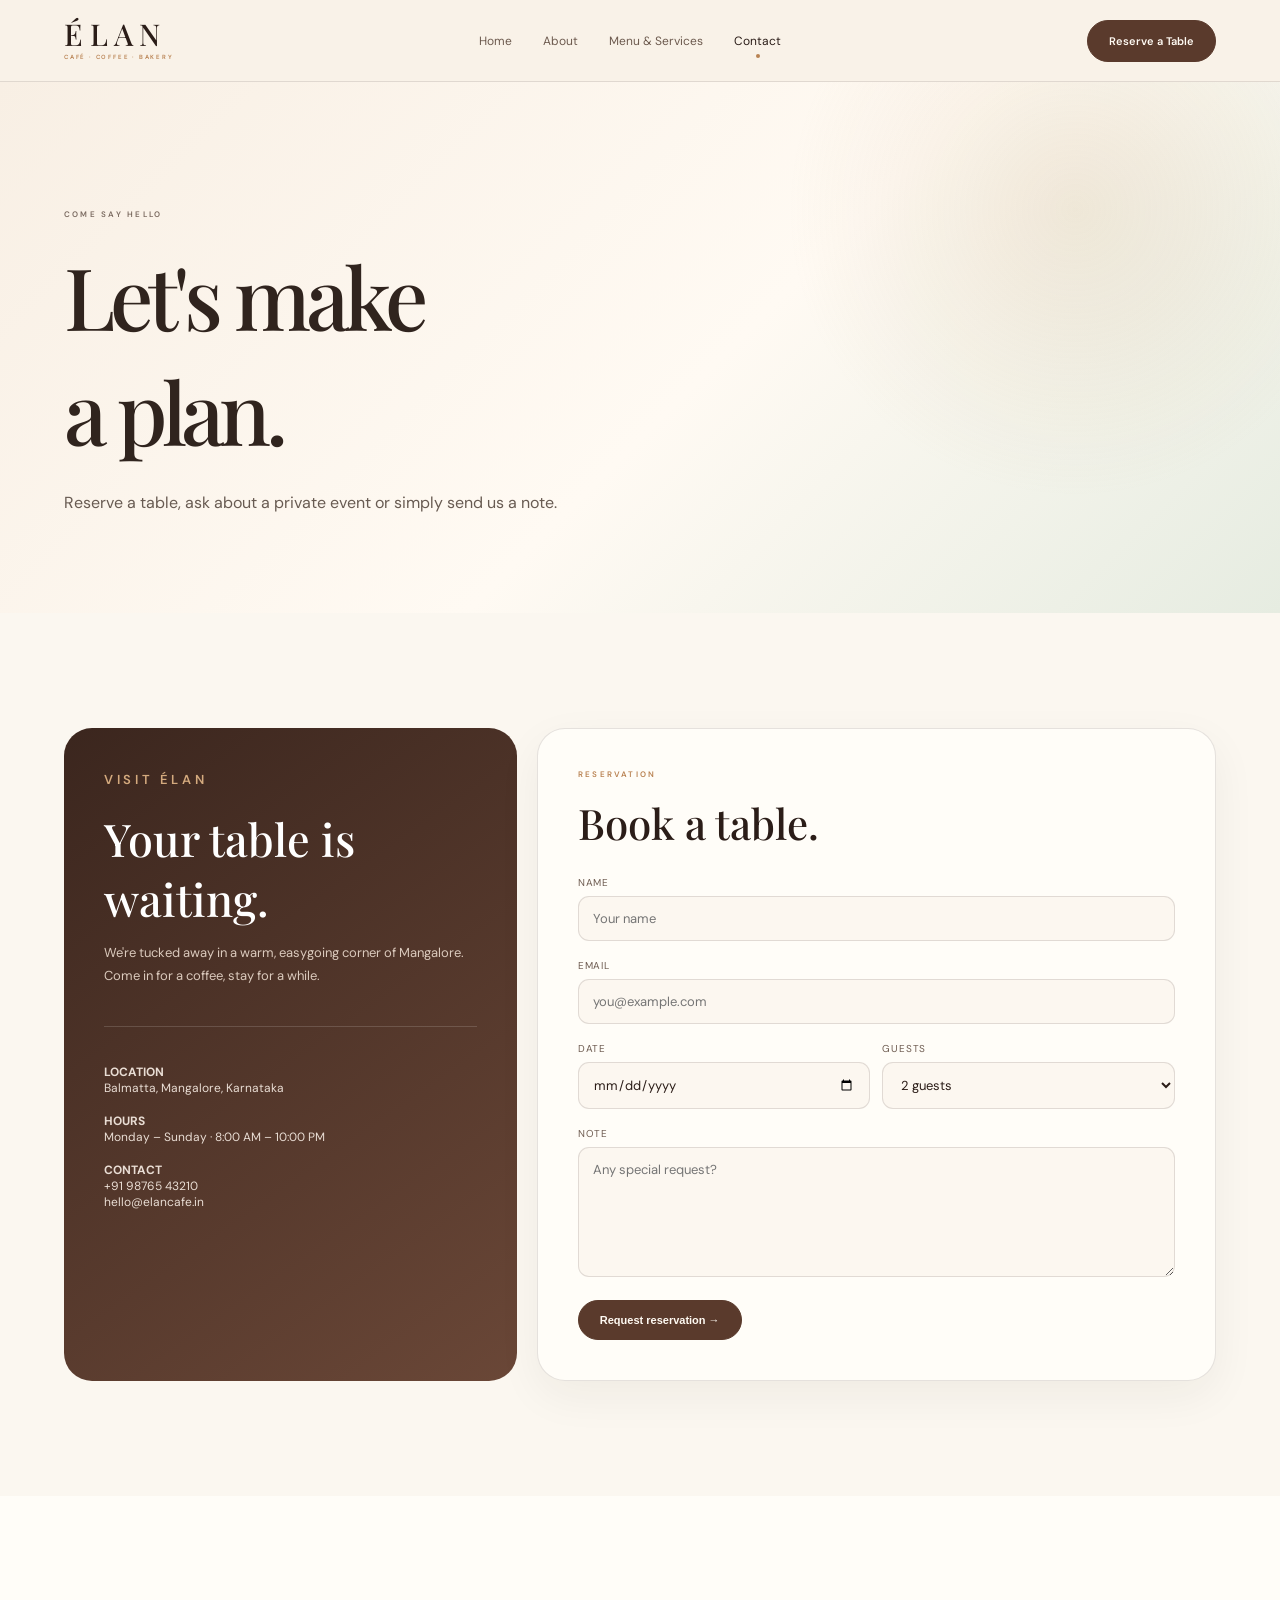
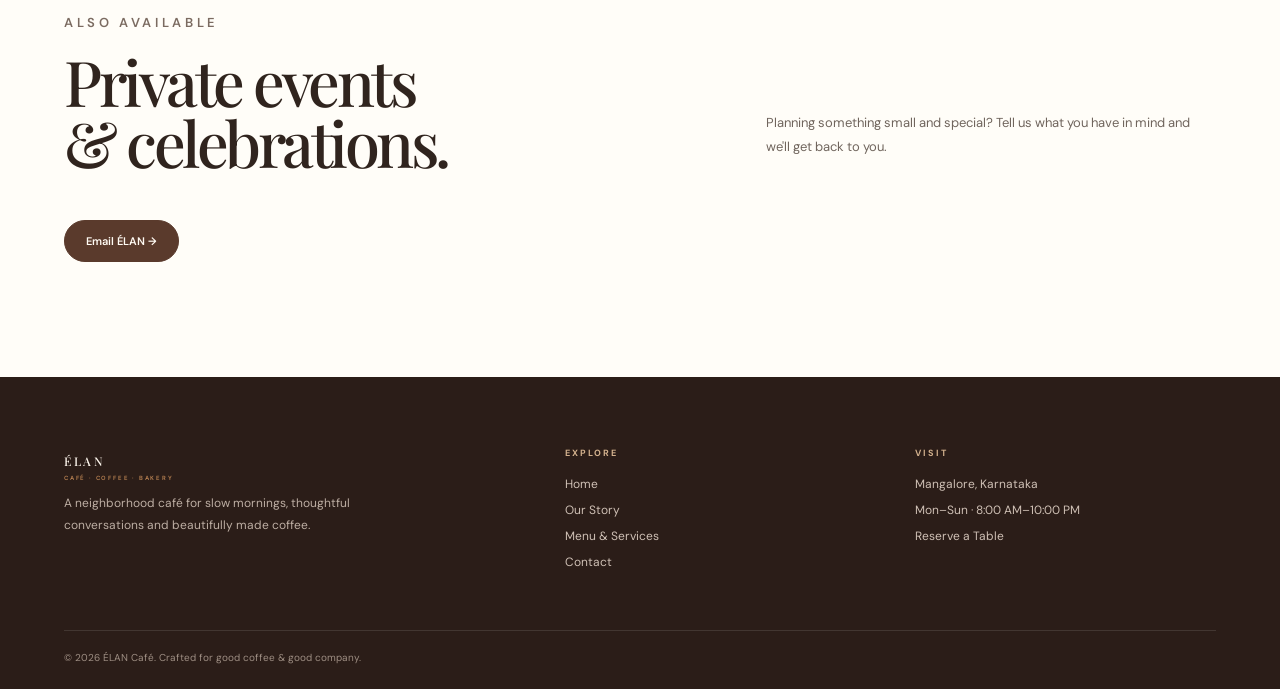
<file: contact.html>
<!DOCTYPE html><html lang="en"><head>
<meta charset="UTF-8"><meta name="viewport" content="width=device-width, initial-scale=1.0">
<title>Contact — ÉLAN Café</title><link rel="stylesheet" href="css/style.css"></head><body>
<header class="header"><div class="container nav">
<a class="logo" href="index.html">ÉLAN<small>CAFÉ · COFFEE · BAKERY</small></a>
<nav class="nav-links" aria-label="Main navigation"><a href="index.html" class="">Home</a><a href="about.html" class="">About</a><a href="services.html" class="">Menu & Services</a><a href="contact.html" class="active">Contact</a></nav><a class="btn" href="contact.html#reserve">Reserve a Table</a>
</div></header>
<main>
<section class="page-hero"><div class="container"><p class="eyebrow">Come say hello</p><h1>Let's make<br>a plan.</h1><p>Reserve a table, ask about a private event or simply send us a note.</p></div></section>
<section class="section" id="reserve"><div class="container contact-grid">
<div class="contact-panel"><p class="eyebrow" style="color:#d4aa7e">Visit ÉLAN</p><h2>Your table is waiting.</h2><p>We're tucked away in a warm, easygoing corner of Mangalore. Come in for a coffee, stay for a while.</p>
<div class="info"><div><strong>LOCATION</strong><br>Balmatta, Mangalore, Karnataka</div><div><strong>HOURS</strong><br>Monday – Sunday · 8:00 AM – 10:00 PM</div><div><strong>CONTACT</strong><br>+91 98765 43210<br>hello@elancafe.in</div></div></div>
<form id="reserveForm"><p class="eyebrow">Reservation</p><h2 style="font-size:42px;margin-bottom:25px">Book a table.</h2>
<div class="field"><label>NAME</label><input id="name" required placeholder="Your name"></div>
<div class="field"><label>EMAIL</label><input id="email" type="email" required placeholder="you@example.com"></div>
<div style="display:grid;grid-template-columns:1fr 1fr;gap:12px"><div class="field"><label>DATE</label><input id="date" type="date" required></div><div class="field"><label>GUESTS</label><select id="guests"><option>2 guests</option><option>3 guests</option><option>4 guests</option><option>5+ guests</option></select></div></div>
<div class="field"><label>NOTE</label><textarea id="note" placeholder="Any special request?"></textarea></div>
<button class="btn" type="submit">Request reservation →</button><p id="formMessage" style="display:none;margin:15px 0 0;color:#76503c;font-size:12px"></p>
</form></div></section>
<section class="section alt"><div class="container"><div class="section-head"><div><p class="eyebrow">Also available</p><h2>Private events<br>& celebrations.</h2></div><p>Planning something small and special? Tell us what you have in mind and we'll get back to you.</p></div><a class="btn" href="mailto:hello@elancafe.in">Email ÉLAN →</a></div></section>
</main>

<div class="booking-success" id="bookingSuccess" aria-hidden="true">
  <div class="success-inner">
    <div class="success-mark">✓</div>
    <p class="eyebrow">RESERVATION CONFIRMED</p>
    <h2>Thank you.</h2>
    <p>Your table at ÉLAN is reserved. We can't wait to welcome you.</p>
    <div class="success-details" id="successDetails"></div>
    <button class="btn success-close" id="successClose">Back to ÉLAN</button>
  </div>
</div>
<footer class="footer"><div class="container footer-grid">
<div><a class="logo" href="index.html">ÉLAN<small>CAFÉ · COFFEE · BAKERY</small></a><p>A neighborhood café for slow mornings, thoughtful conversations and beautifully made coffee.</p></div>
<div><h4>Explore</h4><a href="index.html">Home</a><a href="about.html">Our Story</a><a href="services.html">Menu & Services</a><a href="contact.html">Contact</a></div>
<div><h4>Visit</h4><a href="contact.html">Mangalore, Karnataka</a><a href="contact.html">Mon–Sun · 8:00 AM–10:00 PM</a><a href="contact.html#reserve">Reserve a Table</a></div>
</div><div class="container footer-bottom">© 2026 ÉLAN Café. Crafted for good coffee & good company.</div></footer>
<script src="js/script.js"></script></body></html>
</file>
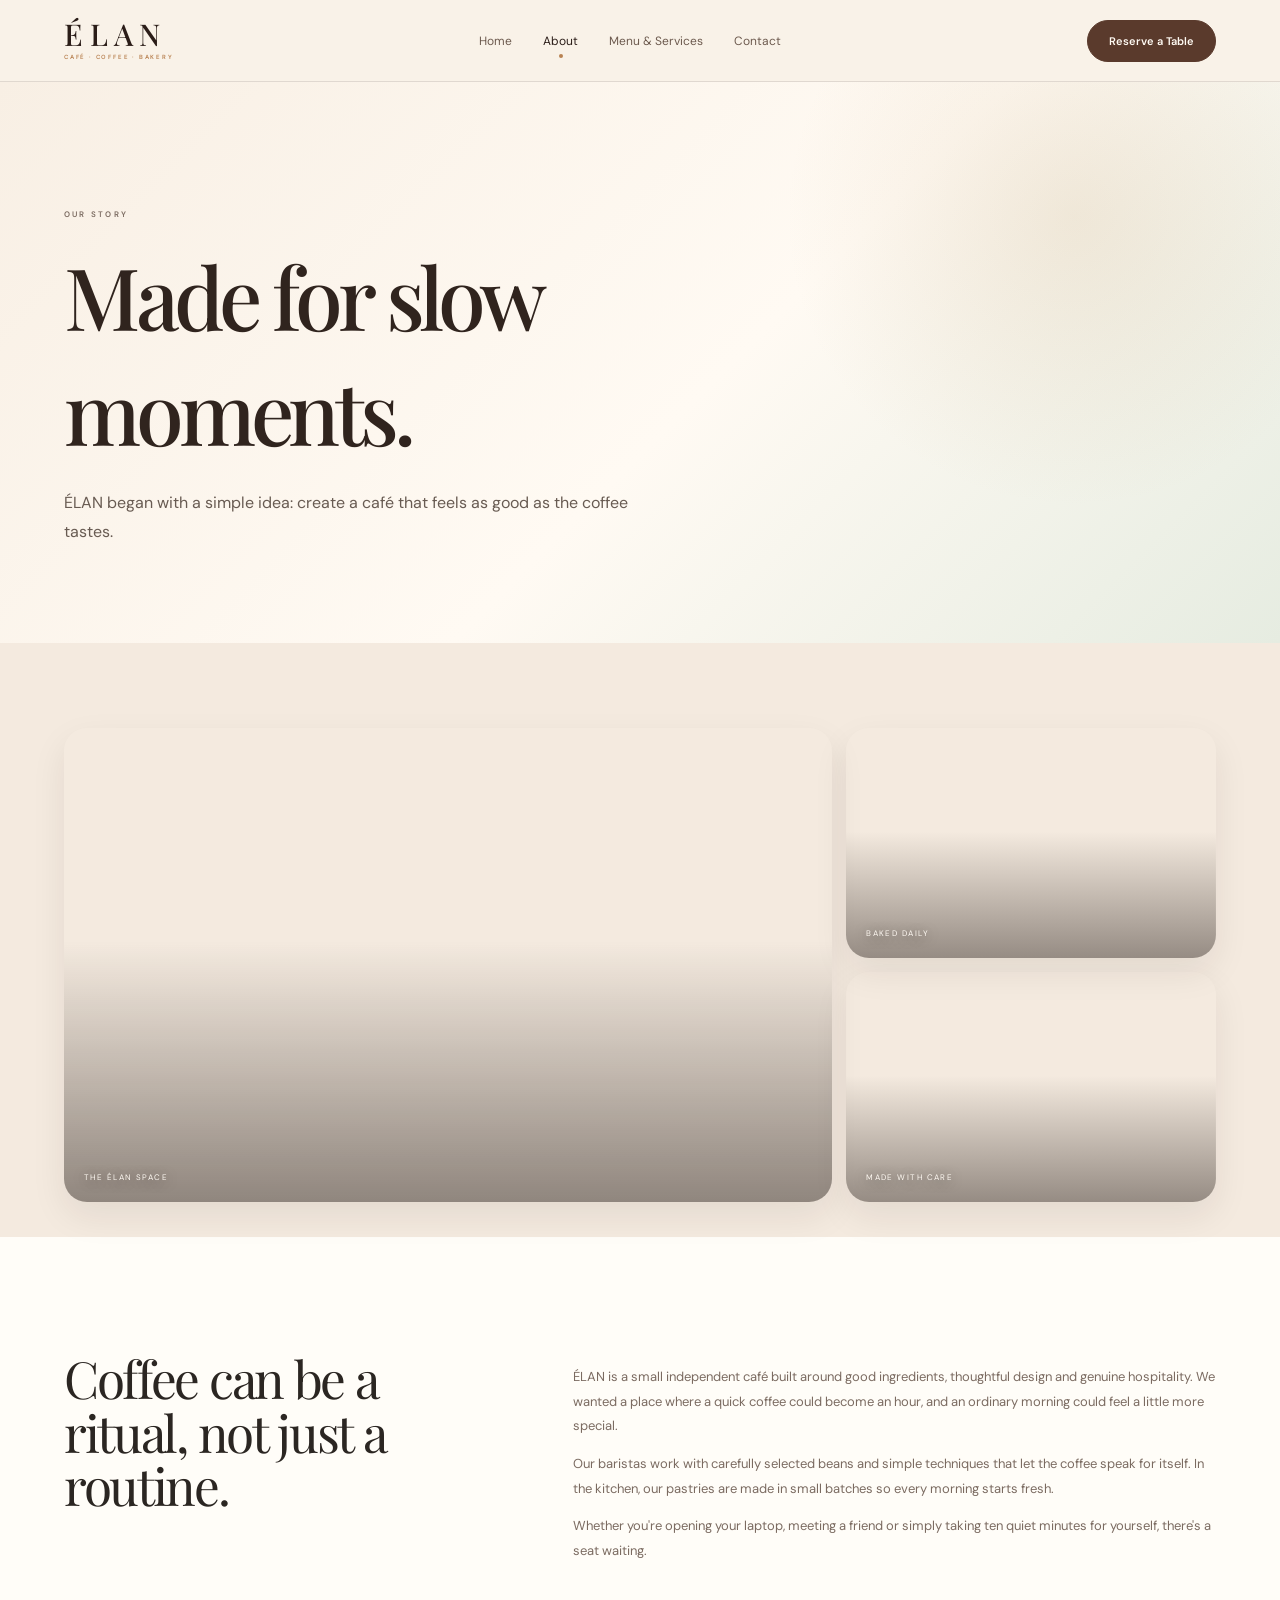
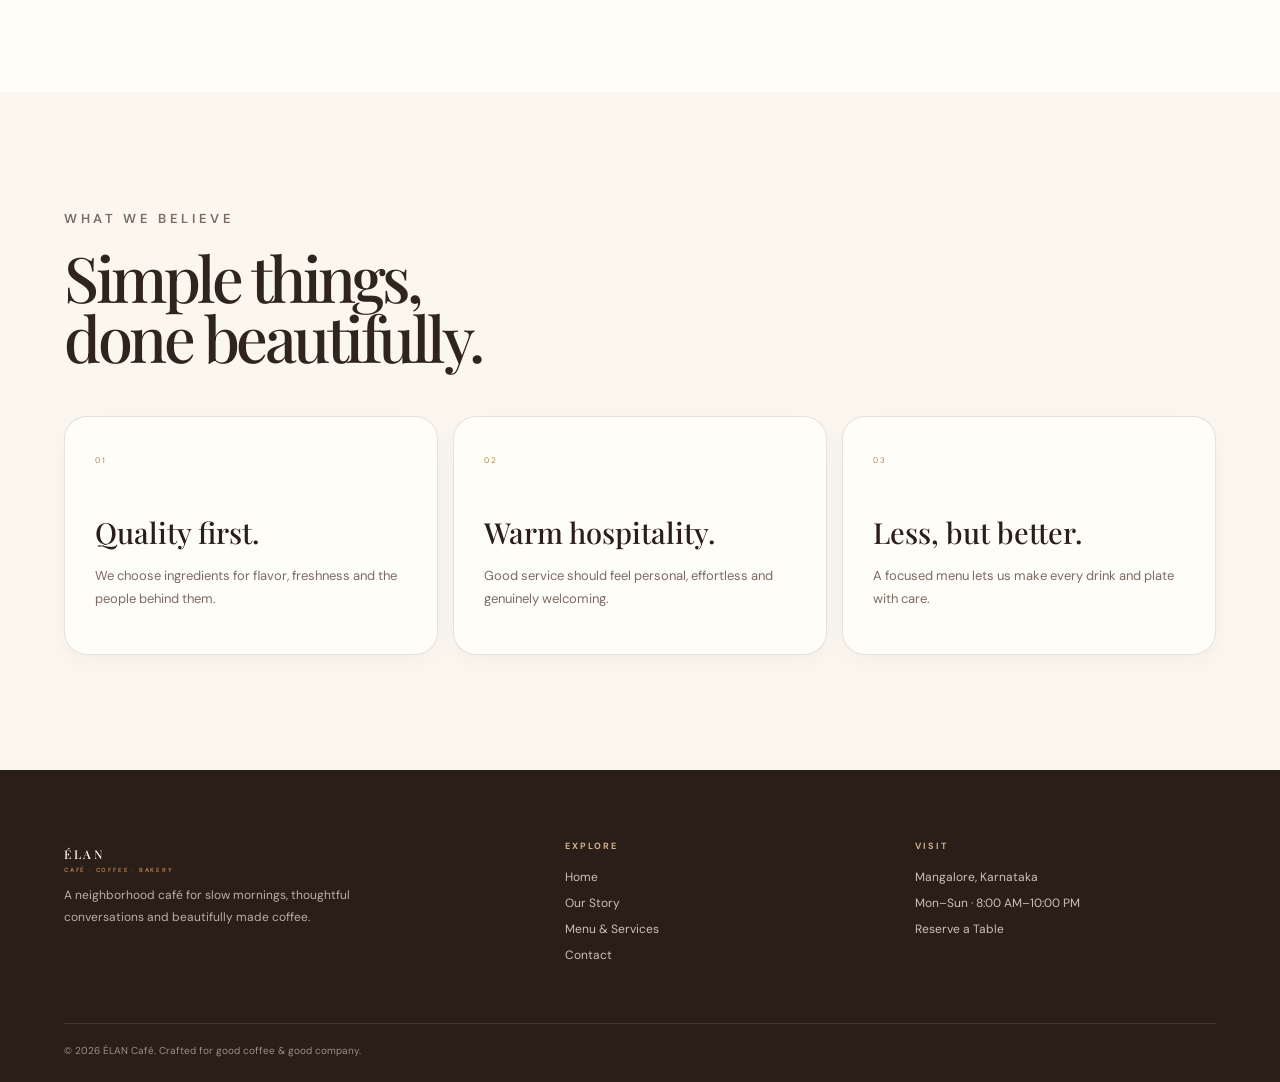
<file: elan_v5/about.html>
<!DOCTYPE html><html lang="en"><head>
<meta charset="UTF-8"><meta name="viewport" content="width=device-width, initial-scale=1.0">
<title>About — ÉLAN Café</title><link rel="stylesheet" href="css/style.css"></head><body>
<header class="header"><div class="container nav">
<a class="logo" href="index.html">ÉLAN<small>CAFÉ · COFFEE · BAKERY</small></a>
<nav class="nav-links"><a href="index.html" class="">Home</a><a href="about.html" class="active">About</a><a href="services.html" class="">Menu & Services</a><a href="contact.html" class="">Contact</a></nav><a class="btn" href="contact.html#reserve">Reserve a Table</a>
</div></header>
<main>
<section class="page-hero"><div class="container"><p class="eyebrow">Our story</p><h1>Made for slow<br>moments.</h1><p>ÉLAN began with a simple idea: create a café that feels as good as the coffee tastes.</p></div></section>
<section class="section about-visual">
  <div class="container">
    <div class="about-image-grid">
      <div class="about-image about-image-main" style="background-image:linear-gradient(0deg,rgba(35,25,20,.48),transparent 55%),url('https://images.unsplash.com/photo-1445116572660-236099ec97a0?auto=format&fit=crop&w=1300&q=85')"><span>THE ÉLAN SPACE</span></div>
      <div class="about-image" style="background-image:linear-gradient(0deg,rgba(35,25,20,.45),transparent 55%),url('https://images.unsplash.com/photo-1509440159596-0249088772ff?auto=format&fit=crop&w=900&q=85')"><span>BAKED DAILY</span></div>
      <div class="about-image" style="background-image:linear-gradient(0deg,rgba(35,25,20,.45),transparent 55%),url('https://images.unsplash.com/photo-1482049016688-2d3e1b311543?auto=format&fit=crop&w=900&q=85')"><span>MADE WITH CARE</span></div>
    </div>
  </div>
</section>
<section class="section"><div class="container about-copy"><div class="large">Coffee can be a ritual, not just a routine.</div><div><p>ÉLAN is a small independent café built around good ingredients, thoughtful design and genuine hospitality. We wanted a place where a quick coffee could become an hour, and an ordinary morning could feel a little more special.</p><p>Our baristas work with carefully selected beans and simple techniques that let the coffee speak for itself. In the kitchen, our pastries are made in small batches so every morning starts fresh.</p><p>Whether you're opening your laptop, meeting a friend or simply taking ten quiet minutes for yourself, there's a seat waiting.</p></div></div></section>
<section class="section alt"><div class="container"><div class="section-head"><div><p class="eyebrow">What we believe</p><h2>Simple things,<br>done beautifully.</h2></div></div><div class="cards">
<div class="card"><span class="card-number">01</span><h3>Quality first.</h3><p>We choose ingredients for flavor, freshness and the people behind them.</p></div>
<div class="card"><span class="card-number">02</span><h3>Warm hospitality.</h3><p>Good service should feel personal, effortless and genuinely welcoming.</p></div>
<div class="card"><span class="card-number">03</span><h3>Less, but better.</h3><p>A focused menu lets us make every drink and plate with care.</p></div></div></div></section>
</main>
<footer class="footer"><div class="container footer-grid">
<div><a class="logo" href="index.html">ÉLAN<small>CAFÉ · COFFEE · BAKERY</small></a><p>A neighborhood café for slow mornings, thoughtful conversations and beautifully made coffee.</p></div>
<div><h4>Explore</h4><a href="index.html">Home</a><a href="about.html">Our Story</a><a href="services.html">Menu & Services</a><a href="contact.html">Contact</a></div>
<div><h4>Visit</h4><a href="contact.html">Mangalore, Karnataka</a><a href="contact.html">Mon–Sun · 8:00 AM–10:00 PM</a><a href="contact.html#reserve">Reserve a Table</a></div>
</div><div class="container footer-bottom">© 2026 ÉLAN Café. Crafted for good coffee & good company.</div></footer>
<script src="js/script.js"></script></body></html>
</file>
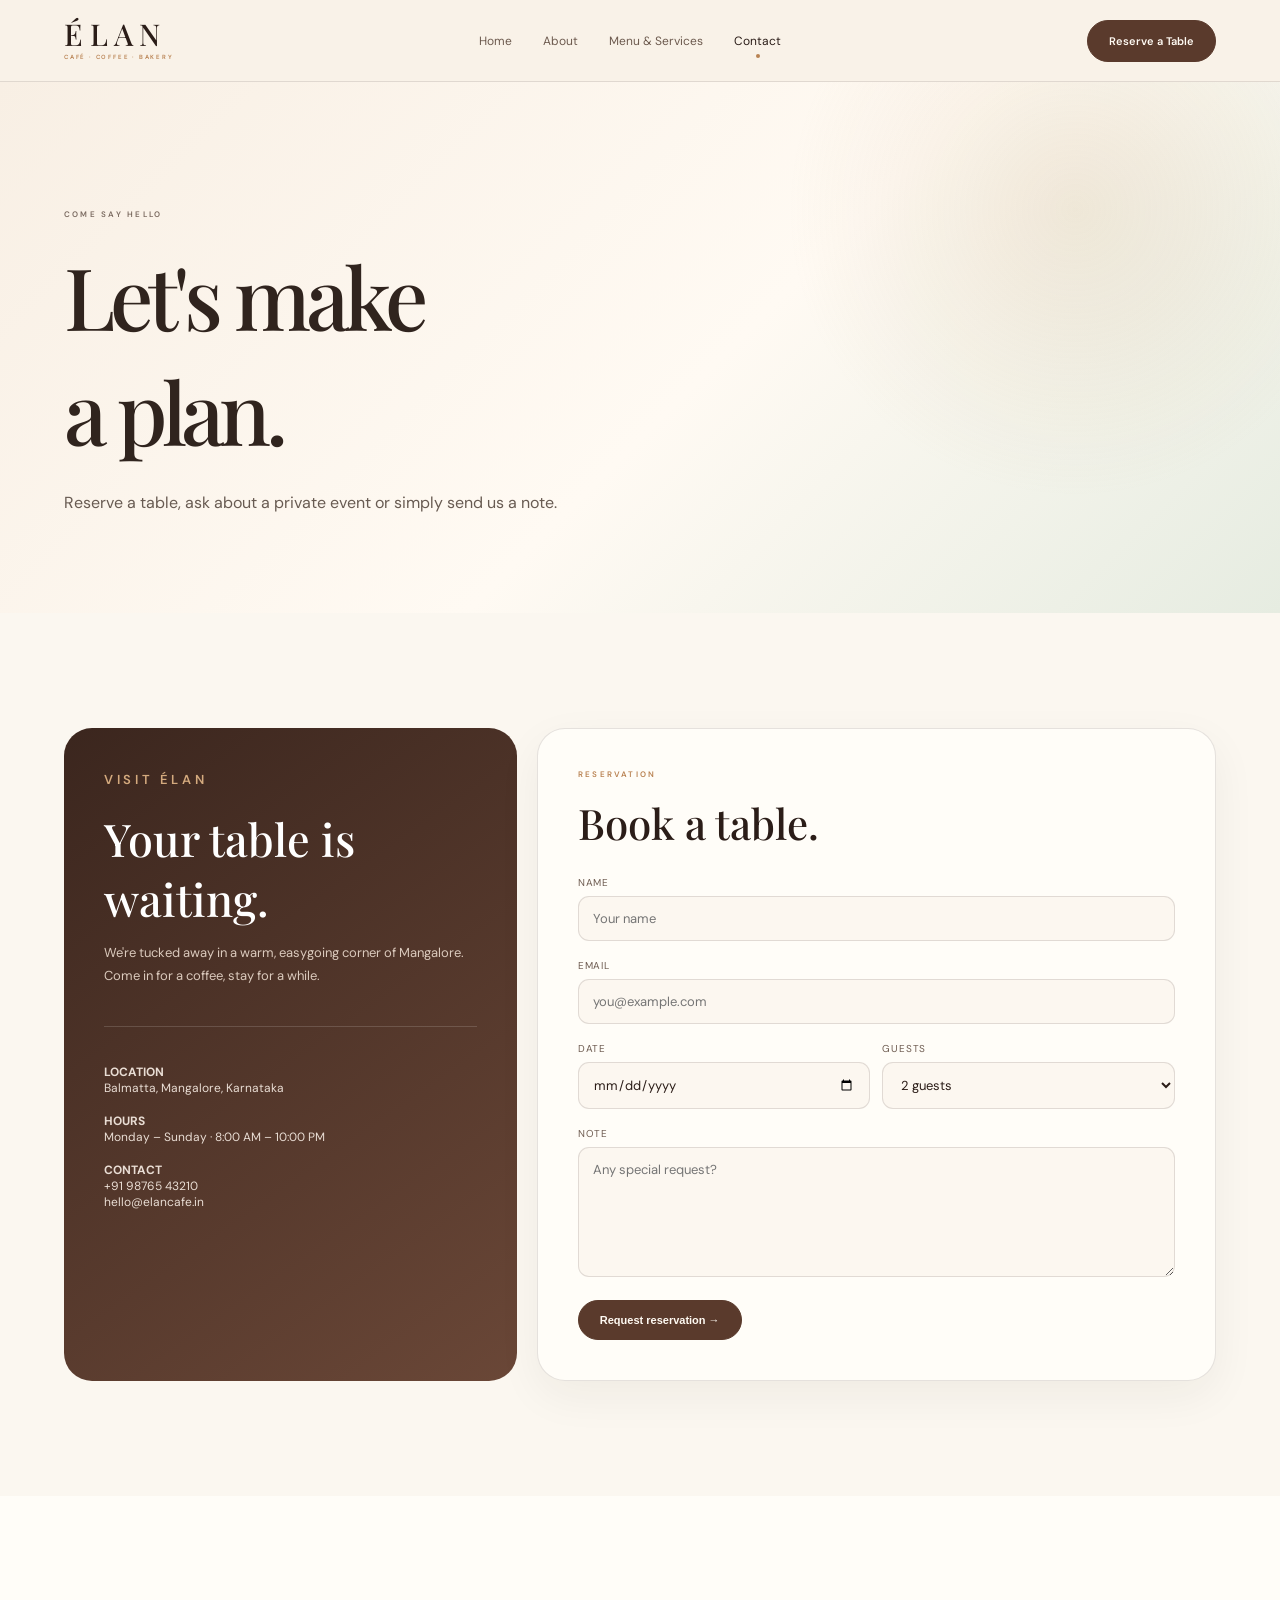
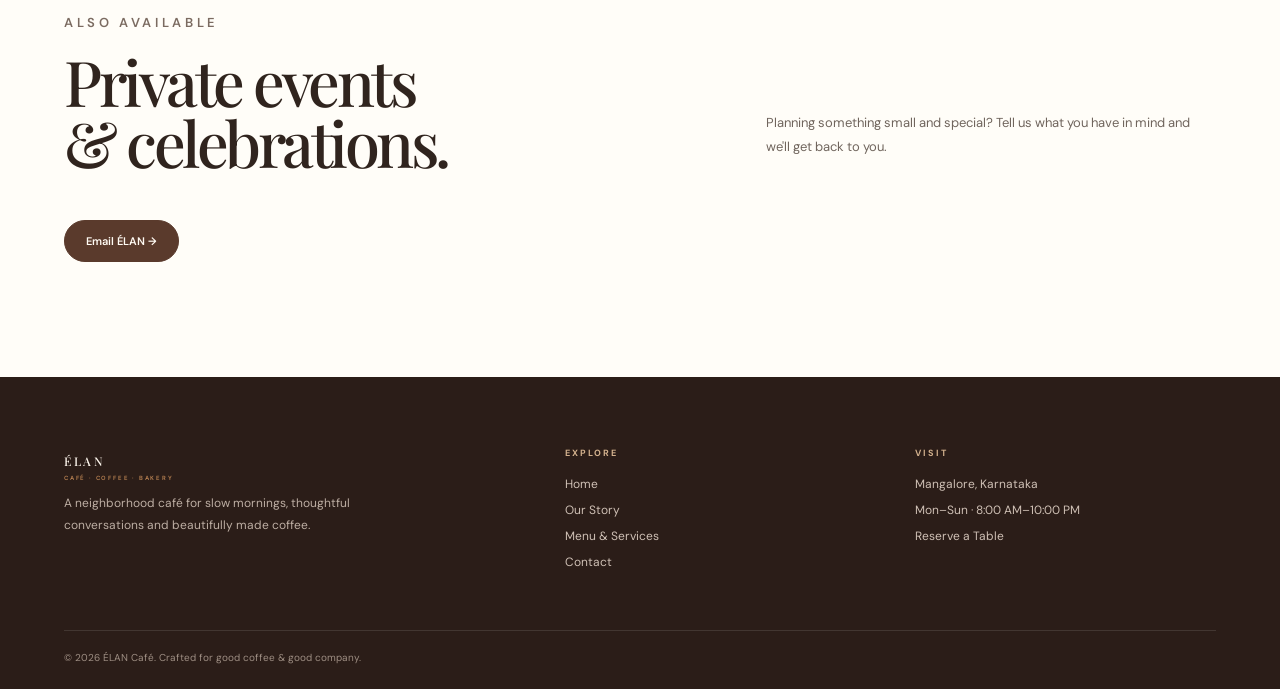
<file: elan_v5/contact.html>
<!DOCTYPE html><html lang="en"><head>
<meta charset="UTF-8"><meta name="viewport" content="width=device-width, initial-scale=1.0">
<title>Contact — ÉLAN Café</title><link rel="stylesheet" href="css/style.css"></head><body>
<header class="header"><div class="container nav">
<a class="logo" href="index.html">ÉLAN<small>CAFÉ · COFFEE · BAKERY</small></a>
<nav class="nav-links"><a href="index.html" class="">Home</a><a href="about.html" class="">About</a><a href="services.html" class="">Menu & Services</a><a href="contact.html" class="active">Contact</a></nav><a class="btn" href="contact.html#reserve">Reserve a Table</a>
</div></header>
<main>
<section class="page-hero"><div class="container"><p class="eyebrow">Come say hello</p><h1>Let's make<br>a plan.</h1><p>Reserve a table, ask about a private event or simply send us a note.</p></div></section>
<section class="section" id="reserve"><div class="container contact-grid">
<div class="contact-panel"><p class="eyebrow" style="color:#d4aa7e">Visit ÉLAN</p><h2>Your table is waiting.</h2><p>We're tucked away in a warm, easygoing corner of Mangalore. Come in for a coffee, stay for a while.</p>
<div class="info"><div><strong>LOCATION</strong><br>Balmatta, Mangalore, Karnataka</div><div><strong>HOURS</strong><br>Monday – Sunday · 8:00 AM – 10:00 PM</div><div><strong>CONTACT</strong><br>+91 98765 43210<br>hello@elancafe.in</div></div></div>
<form id="reserveForm"><p class="eyebrow">Reservation</p><h2 style="font-size:42px;margin-bottom:25px">Book a table.</h2>
<div class="field"><label>NAME</label><input id="name" required placeholder="Your name"></div>
<div class="field"><label>EMAIL</label><input id="email" type="email" required placeholder="you@example.com"></div>
<div style="display:grid;grid-template-columns:1fr 1fr;gap:12px"><div class="field"><label>DATE</label><input id="date" type="date" required></div><div class="field"><label>GUESTS</label><select id="guests"><option>2 guests</option><option>3 guests</option><option>4 guests</option><option>5+ guests</option></select></div></div>
<div class="field"><label>NOTE</label><textarea id="note" placeholder="Any special request?"></textarea></div>
<button class="btn" type="submit">Request reservation →</button><p id="formMessage" style="display:none;margin:15px 0 0;color:#76503c;font-size:12px"></p>
</form></div></section>
<section class="section alt"><div class="container"><div class="section-head"><div><p class="eyebrow">Also available</p><h2>Private events<br>& celebrations.</h2></div><p>Planning something small and special? Tell us what you have in mind and we'll get back to you.</p></div><a class="btn" href="mailto:hello@elancafe.in">Email ÉLAN →</a></div></section>
</main>

<div class="booking-success" id="bookingSuccess" aria-hidden="true">
  <div class="success-inner">
    <div class="success-mark">✓</div>
    <p class="eyebrow">RESERVATION CONFIRMED</p>
    <h2>Thank you.</h2>
    <p>Your table at ÉLAN is reserved. We can't wait to welcome you.</p>
    <div class="success-details" id="successDetails"></div>
    <button class="btn success-close" id="successClose">Back to ÉLAN</button>
  </div>
</div>
<footer class="footer"><div class="container footer-grid">
<div><a class="logo" href="index.html">ÉLAN<small>CAFÉ · COFFEE · BAKERY</small></a><p>A neighborhood café for slow mornings, thoughtful conversations and beautifully made coffee.</p></div>
<div><h4>Explore</h4><a href="index.html">Home</a><a href="about.html">Our Story</a><a href="services.html">Menu & Services</a><a href="contact.html">Contact</a></div>
<div><h4>Visit</h4><a href="contact.html">Mangalore, Karnataka</a><a href="contact.html">Mon–Sun · 8:00 AM–10:00 PM</a><a href="contact.html#reserve">Reserve a Table</a></div>
</div><div class="container footer-bottom">© 2026 ÉLAN Café. Crafted for good coffee & good company.</div></footer>
<script src="js/script.js"></script></body></html>
</file>
<file: css/style.css>
@import url('https://fonts.googleapis.com/css2?family=DM+Sans:wght@400;500;600&family=Playfair+Display:wght@400;500;600&display=swap');

:root{
  --espresso:#2b1d18;
  --brown:#5a3a2c;
  --coffee:#76503c;
  --cream:#f8f1e7;
  --paper:#fffaf3;
  --caramel:#b98252;
  --terra:#a85f48;
  --muted:#7b6b61;
  --line:rgba(43,29,24,.12);
  --shadow:0 25px 70px rgba(43,29,24,.11);
  --ease:cubic-bezier(.22,1,.36,1);
}
*{box-sizing:border-box}
html{scroll-behavior:smooth}
body{
  margin:0;background:var(--cream);color:var(--espresso);
  font-family:"DM Sans",sans-serif;
  -webkit-font-smoothing:antialiased;
}
a{text-decoration:none;color:inherit}
img{max-width:100%;display:block}
.container{width:min(1160px,90%);margin:auto}
.header{
  position:sticky;top:0;z-index:1000;height:82px;
  background:rgba(248,241,231,.86);
  backdrop-filter:blur(18px);
  border-bottom:1px solid var(--line);
}
.nav{height:82px;display:flex;align-items:center;justify-content:space-between;gap:30px}
.logo{
  font:500 30px/.8 "Playfair Display",serif;
  letter-spacing:-.045em;color:var(--espresso);
}
.logo small{
  display:block;margin-top:8px;
  font:600 6px/1 "DM Sans",sans-serif;
  letter-spacing:.30em;color:var(--caramel);
}
.nav-links{display:flex;align-items:center;gap:31px;font-size:12px;color:#6d5a4e}
.nav-links a{position:relative;padding:10px 0}
.nav-links a:after{
  content:"";position:absolute;left:50%;bottom:1px;
  width:4px;height:4px;border-radius:50%;background:var(--caramel);
  transform:translateX(-50%) scale(0);transition:.35s var(--ease)
}
.nav-links a:hover,.nav-links a.active{color:var(--espresso)}
.nav-links a:hover:after,.nav-links a.active:after{transform:translateX(-50%) scale(1)}
.btn{
  display:inline-flex;align-items:center;justify-content:center;gap:8px;
  border:1px solid var(--brown);background:var(--brown);color:#fffaf3;
  padding:13px 21px;border-radius:999px;font-size:11px;font-weight:600;
  transition:.45s var(--ease);cursor:pointer
}
.btn:hover{transform:translateY(-2px);background:var(--espresso);box-shadow:0 12px 30px rgba(43,29,24,.18)}
.btn.light{background:transparent;color:var(--brown);border-color:rgba(90,58,44,.22)}
.btn.light:hover{background:#ead9c6}
.eyebrow{
  font-size:8px;letter-spacing:.28em;text-transform:uppercase;
  color:var(--caramel);font-weight:600;margin:0 0 16px
}
h1,h2,h3{font-family:"Playfair Display",serif;font-weight:500;margin:0;color:var(--espresso)}
.hero{
  min-height:calc(100vh - 82px);display:grid;align-items:center;
  grid-template-columns:1.02fr .9fr;gap:7vw;padding:70px 0;
  background:
    radial-gradient(circle at 82% 30%,rgba(185,130,82,.18),transparent 32%),
    linear-gradient(120deg,#f6eee3,#fffaf3 57%,#ead8c5);
  overflow:hidden
}
.hero h1{font-size:clamp(58px,7vw,94px);line-height:.91;letter-spacing:-.065em}
.hero h1 em{color:var(--caramel);font-style:italic}
.hero p{max-width:560px;margin:28px 0 31px;color:var(--muted);line-height:1.9;font-size:14px}
.hero-actions{display:flex;gap:10px;flex-wrap:wrap}
.hero-visual{
  height:590px;border-radius:34px;position:relative;overflow:hidden;
  background:
    linear-gradient(145deg,rgba(255,250,243,.15),rgba(43,29,24,.14)),
    url("https://images.unsplash.com/photo-1495474472287-4d71bcdd2085?auto=format&fit=crop&w=1200&q=85") center/cover;
  box-shadow:var(--shadow)
}
.hero-visual:after{content:"ÉLAN / COFFEE & SLOW MOMENTS";position:absolute;bottom:22px;right:24px;color:#fff;font-size:8px;letter-spacing:.22em;text-shadow:0 2px 12px #000}
.floating-card{
  position:absolute;left:24px;bottom:24px;padding:19px 20px;
  background:rgba(255,250,243,.92);backdrop-filter:blur(12px);
  border-radius:18px;box-shadow:0 18px 40px rgba(43,29,24,.18)
}
.floating-card span{font-size:8px;letter-spacing:.2em;color:var(--caramel)}
.floating-card strong{display:block;font:500 24px "Playfair Display";margin-top:6px}
.section{padding:115px 0}
.section.alt{background:#fbf6ee}
.section-head{display:flex;justify-content:space-between;gap:40px;align-items:end;margin-bottom:48px}
.section-head h2{font-size:clamp(42px,5vw,63px);line-height:.96;letter-spacing:-.055em}
.section-head p{max-width:450px;color:var(--muted);line-height:1.85;font-size:13px}
.cards{display:grid;grid-template-columns:repeat(3,1fr);gap:15px}
.card{
  background:var(--paper);border:1px solid var(--line);border-radius:23px;
  padding:30px;transition:.55s var(--ease);box-shadow:0 7px 25px rgba(43,29,24,.035)
}
.card:hover{transform:translateY(-7px);box-shadow:0 25px 55px rgba(43,29,24,.10)}
.card-number{font-size:8px;letter-spacing:.22em;color:var(--caramel)}
.card h3{font-size:29px;margin:45px 0 13px}
.card p{font-size:13px;color:var(--muted);line-height:1.8}
.feature-grid{display:grid;grid-template-columns:1fr 1fr;gap:16px}
.image-card{
  min-height:510px;border-radius:28px;overflow:hidden;position:relative;
  background:center/cover no-repeat;box-shadow:var(--shadow)
}
.image-card .caption{
  position:absolute;left:25px;bottom:25px;color:white;max-width:330px;
  text-shadow:0 2px 16px rgba(0,0,0,.45)
}
.image-card .caption h3{color:white;font-size:35px}
.image-card .caption p{font-size:12px;line-height:1.6}
.menu-grid{display:grid;grid-template-columns:repeat(2,1fr);gap:14px}
.menu-item{
  display:flex;justify-content:space-between;gap:20px;padding:22px 0;
  border-bottom:1px solid var(--line)
}
.menu-item h3{font-size:20px}
.menu-item p{margin:6px 0 0;color:var(--muted);font-size:11px}
.price{font:500 18px "Playfair Display";color:var(--brown);white-space:nowrap}
.dark{
  background:linear-gradient(135deg,#3b261e,#694637);
  color:#fff7ef
}
.dark h2,.dark h3{color:#fff7ef}
.dark p{color:#dac9bb}
.quote{
  font:400 clamp(38px,5vw,61px)/1 "Playfair Display",serif;
  letter-spacing:-.045em;max-width:850px
}
.page-hero{
  padding:105px 0 80px;
  background:linear-gradient(120deg,#ead8c5,#faf4eb)
}
.page-hero h1{font-size:clamp(56px,7vw,86px);letter-spacing:-.06em}
.page-hero p{max-width:600px;color:var(--muted);line-height:1.85;margin-top:20px}
.about-copy{display:grid;grid-template-columns:.8fr 1.2fr;gap:80px;align-items:start}
.about-copy .large{font:400 clamp(35px,4vw,54px)/1.05 "Playfair Display";letter-spacing:-.045em}
.about-copy p{color:var(--muted);line-height:1.9;font-size:13px}
.service-grid{display:grid;grid-template-columns:repeat(2,1fr);gap:15px}
.service-card{padding:35px;border:1px solid var(--line);background:var(--paper);border-radius:24px;transition:.5s var(--ease)}
.service-card:hover{transform:translateY(-6px);box-shadow:var(--shadow)}
.service-card h3{font-size:31px;margin:38px 0 10px}
.service-card p{color:var(--muted);line-height:1.8;font-size:13px}
.contact-grid{display:grid;grid-template-columns:.8fr 1.2fr;gap:20px}
.contact-panel{
  border-radius:28px;padding:40px;background:linear-gradient(145deg,#3b261e,#6a4737);color:white
}
.contact-panel h2{color:white;font-size:45px}
.contact-panel p{color:#dbcabd;line-height:1.8;font-size:13px}
.info{margin-top:38px;border-top:1px solid rgba(255,255,255,.15);padding-top:20px}
.info div{margin:17px 0;font-size:12px;color:#e9ddd4}
form{
  background:var(--paper);border:1px solid var(--line);border-radius:28px;
  padding:40px;box-shadow:0 15px 45px rgba(43,29,24,.055)
}
label{display:block;font-size:10px;letter-spacing:.08em;color:#6e5c51;margin:0 0 7px}
.field{margin-bottom:18px}
input,textarea,select{
  width:100%;border:1px solid rgba(43,29,24,.13);background:#fcf7f0;
  border-radius:11px;padding:13px 14px;font:13px "DM Sans";color:var(--espresso);outline:none
}
textarea{min-height:130px;resize:vertical}
input:focus,textarea:focus,select:focus{border-color:var(--caramel);box-shadow:0 0 0 4px rgba(185,130,82,.10)}
.footer{background:#2b1d18;color:#e7dbd0;padding:70px 0 25px}
.footer-grid{display:grid;grid-template-columns:1.2fr .8fr .8fr;gap:50px}
.footer .logo{color:#fff8ef}
.footer p{color:#bdaea3;font-size:12px;line-height:1.8;max-width:330px}
.footer h4{font-size:9px;letter-spacing:.22em;text-transform:uppercase;color:#d4b28e;margin:0 0 17px}
.footer a{display:block;color:#cfc0b5;font-size:12px;margin:10px 0}
.footer-bottom{margin-top:50px;padding-top:20px;border-top:1px solid rgba(255,255,255,.11);font-size:10px;color:#9e8e83}
.reveal{animation:rise .9s var(--ease) both}
@keyframes rise{from{opacity:0;transform:translateY(14px)}to{opacity:1;transform:none}}
@media(max-width:850px){
  .nav-links{gap:15px}.nav-links .optional{display:none}
  .hero{grid-template-columns:1fr;padding:60px 0 70px}
  .hero-visual{height:460px}
  .cards,.feature-grid,.contact-grid,.about-copy{grid-template-columns:1fr}
  .menu-grid,.service-grid{grid-template-columns:1fr}
  .section-head{display:block}.section-head p{margin-top:18px}
}
@media(max-width:600px){
  .header,.nav{height:74px}.nav-links{display:none}
  .hero h1{font-size:55px}.hero-visual{height:390px}
  .section{padding:78px 0}.page-hero{padding:75px 0 60px}
  form{padding:28px}.footer-grid{grid-template-columns:1fr;gap:30px}
}

/* =========================================================
   ÉLAN CREATIVE CAFÉ LAB
   Interactive experiences + custom drink visualizer
   ========================================================= */
.experience-grid{
  display:grid;grid-template-columns:repeat(3,1fr);gap:15px
}
.experience-card{
  min-height:285px;padding:30px;border-radius:25px;
  background:var(--paper);border:1px solid var(--line);
  position:relative;overflow:hidden;
  transition:.55s var(--ease)
}
.experience-card:hover{transform:translateY(-7px);box-shadow:var(--shadow)}
.experience-icon{
  width:52px;height:52px;border-radius:16px;
  display:grid;place-items:center;background:#ead8c5;
  font-size:22px;margin-bottom:32px
}
.experience-card h3{font-size:29px;margin-bottom:10px}
.experience-card p{font-size:12px;line-height:1.8;color:var(--muted)}
.experience-card a{position:absolute;bottom:27px;left:30px}
.lab{
  background:#fbf6ee;border-top:1px solid var(--line);border-bottom:1px solid var(--line)
}
.lab-layout{
  display:grid;grid-template-columns:1fr 1.15fr;gap:45px;align-items:center
}
.builder{
  background:#fffaf3;border:1px solid var(--line);border-radius:30px;
  padding:32px;box-shadow:0 20px 55px rgba(43,29,24,.07)
}
.builder-head{display:flex;justify-content:space-between;align-items:center;margin-bottom:25px}
.builder-head h3{font-size:28px}
.builder-step{margin:20px 0}
.builder-step label{
  display:block;font-size:9px;letter-spacing:.18em;color:#856b5c;
  margin-bottom:10px;text-transform:uppercase
}
.choice-row{display:flex;flex-wrap:wrap;gap:8px}
.choice{
  border:1px solid rgba(43,29,24,.12);background:#f8efe4;color:#5a3a2c;
  border-radius:999px;padding:9px 13px;font:500 10px "DM Sans";cursor:pointer;
  transition:.3s ease
}
.choice:hover{background:#ead8c5}
.choice.selected{background:#5a3a2c;color:#fffaf3;border-color:#5a3a2c}
.drink-stage{
  min-height:455px;border-radius:30px;
  background:
    radial-gradient(circle at 50% 35%,rgba(255,255,255,.85),transparent 31%),
    linear-gradient(145deg,#ead8c5,#f8efe4);
  display:grid;place-items:center;position:relative;overflow:hidden
}
.drink-stage:before{
  content:"CREATE YOUR OWN";position:absolute;top:24px;left:27px;
  font-size:8px;letter-spacing:.23em;color:#9a7355
}
.cup-wrap{position:relative;width:190px;height:300px;display:flex;justify-content:center;align-items:flex-end}
.cup{
  position:relative;width:150px;height:205px;border:5px solid #6a4635;
  border-top:0;border-radius:0 0 35px 35px;
  background:linear-gradient(to top,var(--drink,#7a4b31) 0 65%,#e9d5bd 65% 100%);
  box-shadow:inset 0 0 0 7px rgba(255,255,255,.18),0 28px 45px rgba(70,42,31,.20);
  overflow:hidden
}
.cup:before{
  content:"";position:absolute;left:12px;right:12px;top:-8px;height:30px;
  border-radius:50%;background:var(--foam,#f4e4cf);border:4px solid #6a4635
}
.cup:after{
  content:"";position:absolute;right:-47px;top:52px;width:54px;height:80px;
  border:5px solid #6a4635;border-left:0;border-radius:0 45px 45px 0
}
.topping{
  position:absolute;top:25px;left:50%;transform:translateX(-50%);
  font-size:20px;letter-spacing:4px;white-space:nowrap
}
.drink-name{
  position:absolute;bottom:25px;right:28px;font:500 27px "Playfair Display";
  color:#5a3a2c
}
.price-live{position:absolute;top:52px;right:27px;font:500 18px "Playfair Display";color:#76503c}
.lab-copy h2{font-size:clamp(42px,5vw,62px);line-height:.95;letter-spacing:-.055em}
.lab-copy>p{color:var(--muted);line-height:1.9;font-size:13px;max-width:480px}
.lab-note{font-size:10px;color:#96765f;margin-top:18px}
.creator-result{
  margin-top:20px;padding:15px 17px;background:#f1e3d3;border-radius:13px;
  font-size:11px;color:#624535;display:none
}
.creator-result.show{display:block}
.workshop-band{background:#3b261e;color:#fff7ef}
.workshop-band .section-head p{color:#d8c8bb}
.workshop-list{display:grid;grid-template-columns:repeat(3,1fr);gap:12px}
.workshop{
  padding:24px;border:1px solid rgba(255,255,255,.13);border-radius:19px;
  background:rgba(255,255,255,.045)
}
.workshop span{font-size:8px;letter-spacing:.18em;color:#d5ad84}
.workshop h3{color:#fff7ef;font-size:24px;margin:28px 0 8px}
.workshop p{font-size:11px;line-height:1.7;color:#d2c2b7}
@media(max-width:850px){
  .experience-grid,.lab-layout,.workshop-list{grid-template-columns:1fr}
  .drink-stage{min-height:410px}
}


/* =========================================================
   CINEMATIC HOME HERO
   ========================================================= */
.hero-video{background:#251812}
.hero-video-media{
  position:absolute;inset:0;width:100%;height:100%;object-fit:cover;
  display:block;transform:scale(1.03);
  filter:saturate(.88) contrast(1.04) brightness(.82);
}
.hero-video-shade{
  position:absolute;inset:0;
  background:
    linear-gradient(180deg,rgba(27,17,12,.05) 20%,rgba(27,17,12,.08) 42%,rgba(27,17,12,.72) 100%),
    linear-gradient(90deg,rgba(27,17,12,.08),transparent 55%);
}
.video-badge{
  position:absolute;top:22px;right:22px;
  display:flex;align-items:center;gap:8px;
  padding:9px 12px;border:1px solid rgba(255,255,255,.22);
  background:rgba(38,24,17,.42);backdrop-filter:blur(12px);
  color:#fff9f2;border-radius:999px;font-size:8px;letter-spacing:.16em;
}
.live-dot{width:6px;height:6px;border-radius:50%;background:#d5a06e;box-shadow:0 0 0 5px rgba(213,160,110,.14)}
.ritual-strip{
  padding:70px 0;background:#2f2019;color:#fff8ef;
  border-top:1px solid rgba(255,255,255,.08);
  border-bottom:1px solid rgba(255,255,255,.08)
}
.ritual-inner{display:flex;justify-content:space-between;align-items:end;gap:50px}
.ritual-strip h2{color:#fff8ef;font-size:clamp(38px,4.8vw,58px);line-height:.95;letter-spacing:-.05em}
.ritual-copy{max-width:430px}
.ritual-copy p{color:#d5c5b9;font-size:13px;line-height:1.85;margin:0 0 20px}
.ritual-strip .btn.light{color:#fff8ef;border-color:rgba(255,255,255,.25)}
.ritual-strip .btn.light:hover{background:rgba(255,255,255,.08)}

/* =========================================================
   REALISTIC DRINK CREATOR
   ========================================================= */
.drink-stage{
  min-height:500px;
  background:
    radial-gradient(ellipse at 50% 72%,rgba(83,52,37,.16),transparent 28%),
    radial-gradient(circle at 50% 30%,rgba(255,255,255,.95),transparent 34%),
    linear-gradient(145deg,#ead8c5,#fbf3e8);
  display:flex;align-items:center;justify-content:center;
  position:relative;overflow:hidden;
  perspective:900px;
}
.drink-stage:after{
  content:"";position:absolute;inset:auto -10% -32% -10%;height:52%;
  background:radial-gradient(ellipse,rgba(90,57,41,.13),transparent 68%);
  pointer-events:none;
}
.stage-label{
  position:absolute;top:22px;left:25px;z-index:5;
  font-size:8px;letter-spacing:.22em;color:#9a7355
}
.stage-label span{
  display:inline-block;width:5px;height:5px;border-radius:50%;
  background:#b98252;margin-left:6px;vertical-align:middle
}
.realistic-cup-wrap{
  width:245px;height:340px;display:flex;align-items:flex-end;justify-content:center;
  position:relative;z-index:2;
  transform:rotateX(1deg);
}
.glass-cup{
  --drink:#75452f;--foam:#f1ddc5;
  width:174px;height:255px;position:relative;overflow:hidden;
  border-radius:22px 22px 40px 40px;
  background:
    linear-gradient(90deg,rgba(255,255,255,.48),rgba(255,255,255,.08) 18%,rgba(255,255,255,.02) 50%,rgba(255,255,255,.30) 92%),
    linear-gradient(to top,var(--drink) 0 72%,#d6b08d 72% 100%);
  border:2px solid rgba(93,61,45,.45);
  box-shadow:
    inset 7px 0 10px rgba(255,255,255,.28),
    inset -9px 0 14px rgba(62,37,27,.10),
    0 30px 45px rgba(67,43,32,.24);
  transform:rotateY(-4deg);
  transition:background .45s ease,filter .45s ease,transform .5s var(--ease);
}
.glass-cup:hover{transform:rotateY(-1deg) translateY(-5px)}
.glass-cup:before{
  content:"";position:absolute;left:-5px;right:-5px;top:-8px;height:38px;
  border-radius:50%;
  background:linear-gradient(180deg,rgba(255,255,255,.78),rgba(255,255,255,.22));
  border:2px solid rgba(93,61,45,.38);
  box-shadow:inset 0 -8px 10px rgba(102,68,49,.12);
  z-index:5;
}
.glass-cup:after{
  content:"";position:absolute;right:-57px;top:58px;width:66px;height:105px;
  border:8px solid rgba(93,61,45,.42);border-left:0;border-radius:0 52px 52px 0;
  background:transparent;z-index:-1
}
.drink-liquid{
  position:absolute;left:7px;right:7px;bottom:7px;height:72%;
  background:
    radial-gradient(ellipse at 30% 20%,rgba(255,255,255,.14),transparent 24%),
    linear-gradient(90deg,rgba(48,28,19,.12),transparent 38%,rgba(255,255,255,.10) 82%,rgba(46,25,17,.14)),
    var(--drink);
  border-radius:0 0 31px 31px;
  transition:background .45s ease;
}
.milk-layer{
  position:absolute;left:9px;right:9px;bottom:44%;height:27%;
  background:linear-gradient(180deg,rgba(255,248,234,.82),rgba(226,194,158,.46));
  opacity:.78;border-radius:50% 50% 18px 18px;
  mix-blend-mode:screen;transition:opacity .35s ease,background .35s ease
}
.syrup-swirl{
  position:absolute;left:28px;right:28px;bottom:70px;height:110px;
  border-radius:50%;
  border:2px solid rgba(78,42,25,.30);
  border-left-color:transparent;border-right-color:transparent;
  transform:rotate(-13deg);
  box-shadow:0 0 0 5px rgba(183,123,73,.05),0 0 0 10px rgba(183,123,73,.035);
  opacity:.7;transition:opacity .3s ease
}
.foam-layer{
  position:absolute;left:10px;right:10px;top:10px;height:58px;
  border-radius:50%;
  background:
    radial-gradient(circle at 24% 48%,rgba(255,255,255,.95) 0 8px,transparent 9px),
    radial-gradient(circle at 43% 34%,rgba(255,255,255,.78) 0 10px,transparent 11px),
    radial-gradient(circle at 63% 51%,rgba(255,255,255,.92) 0 9px,transparent 10px),
    radial-gradient(circle at 79% 37%,rgba(255,255,255,.76) 0 7px,transparent 8px),
    var(--foam);
  box-shadow:inset 0 -9px 13px rgba(117,76,50,.14);
  transition:background .35s ease,opacity .35s ease;z-index:4
}
.ice{
  position:absolute;width:37px;height:32px;
  border-radius:9px;
  background:linear-gradient(145deg,rgba(255,255,255,.58),rgba(191,219,224,.20));
  border:1px solid rgba(255,255,255,.65);
  box-shadow:inset 3px 3px 5px rgba(255,255,255,.45),0 4px 8px rgba(46,30,24,.10);
  transform:rotate(16deg);opacity:0;transition:opacity .35s ease,transform .5s ease
}
.ice-a{left:28px;top:76px}.ice-b{right:27px;top:101px;transform:rotate(-14deg)}.ice-c{left:70px;top:126px;transform:rotate(8deg)}
.glass-highlight{
  position:absolute;left:17px;top:42px;width:17px;height:155px;border-radius:50%;
  background:linear-gradient(180deg,rgba(255,255,255,.60),rgba(255,255,255,0));
  filter:blur(1px);z-index:7;opacity:.65
}
.cup-logo{
  position:absolute;left:50%;bottom:37px;transform:translateX(-50%);
  font:600 9px "DM Sans";letter-spacing:.33em;color:rgba(255,247,238,.75);z-index:8
}
.topping{
  position:absolute;top:17px;left:50%;transform:translateX(-50%);
  font-size:18px;letter-spacing:3px;white-space:nowrap;z-index:8;
  color:#6e412b;text-shadow:0 1px 2px rgba(255,255,255,.6)
}
.cup-shadow{
  position:absolute;bottom:3px;left:50%;width:220px;height:28px;
  transform:translateX(-50%);border-radius:50%;
  background:rgba(71,43,31,.18);filter:blur(13px)
}
.glass-base{
  position:absolute;bottom:0;width:122px;height:16px;border-radius:50%;
  background:linear-gradient(180deg,rgba(255,255,255,.65),rgba(100,65,48,.28));
  border:1px solid rgba(93,61,45,.25);filter:blur(.2px)
}
.drink-meta{
  position:absolute;right:26px;bottom:26px;text-align:right;z-index:4;
  max-width:220px
}
.drink-meta>span{
  display:block;font-size:7px;letter-spacing:.22em;color:#9a7355;margin-bottom:5px
}
.drink-meta .drink-name{
  position:static;display:block;font:500 25px "Playfair Display";color:#5a3a2c
}
.drink-meta small{display:block;margin-top:5px;font-size:9px;color:#8c7364;line-height:1.45}
@media(max-width:850px){
  .ritual-inner{display:block}.ritual-copy{margin-top:20px}
  .drink-stage{min-height:470px}
}
@media(max-width:600px){
  .video-badge{top:14px;right:14px;font-size:7px}
  .ritual-strip{padding:58px 0}
  .drink-meta{right:18px;bottom:18px}
}

/* =========================================================
   CONTRAST UPDATE — cream, sage, terracotta and espresso
   ========================================================= */
:root{
  --ink:#2b2622;
  --cream:#fbf7f0;
  --paper:#fffdf8;
  --sage:#71806a;
  --sage-light:#e7ece1;
  --terracotta:#b86f52;
  --peach:#f2ddd1;
  --gold:#c48a4f;
}
body{background:var(--cream);color:var(--ink)}
.page-hero{
  background:
    radial-gradient(circle at 84% 24%,rgba(200,169,125,.20),transparent 25%),
    linear-gradient(135deg,#f8efe4 0%,#fffaf3 55%,#e6ece1 100%);
  color:var(--ink)
}
.page-hero h1{color:#30241e}
.page-hero p:not(.eyebrow){color:#685b52}
.section{background:var(--cream)}
.section:nth-of-type(odd){background:#fffdf8}
.section-head h2{color:#30241e}
.section-head>p{color:#70655d}

/* Experience cards no longer disappear into the brown background */
.experience-grid{gap:16px}
.experience-card{
  background:#fffdf8;border:1px solid #e4d9cc;
  box-shadow:0 16px 40px rgba(74,51,39,.06);
  transition:transform .3s ease,box-shadow .3s ease,border-color .3s ease
}
.experience-card:nth-child(2){background:#edf1e9;border-color:#d8dfd1}
.experience-card:nth-child(3){background:#f4e1d7;border-color:#ead0c3}
.experience-card:hover{transform:translateY(-7px);box-shadow:0 22px 50px rgba(74,51,39,.11)}
.experience-card h3{color:#342821}
.experience-card p{color:#75685e}
.experience-icon{background:#fff;border-color:#ded1c3}

/* Drink lab gets a soft sage identity */
.lab{
  background:linear-gradient(135deg,#e7ece1 0%,#f4f0e8 58%,#f7dfd3 100%) !important
}
.lab .lab-copy h2{color:#2e3b31}
.lab .lab-copy>p{color:#5e695f}
.builder{background:#fffdf9;border-color:#ded6cb;box-shadow:0 20px 60px rgba(59,47,38,.08)}
.builder-head h3{color:#342821}
.choice{background:#fffaf3;border-color:#ddd0c3;color:#5d4e44}
.choice:hover{border-color:#b98252;background:#f8eee4}
.choice.selected{background:#5f725c;border-color:#5f725c;color:white}
.price-live{color:#a85f48}

/* Rich menu */
.menu-section{padding-top:30px}
.menu-heading{margin-bottom:46px}
.menu-category{
  display:grid;grid-template-columns:42px auto 1fr;align-items:baseline;
  gap:15px;margin:52px 0 14px;padding-bottom:12px;
  border-bottom:1px solid #ddd2c7
}
.menu-category span{
  font:600 9px "DM Sans";letter-spacing:.18em;color:#b86f52
}
.menu-category h3{
  margin:0;font:500 25px "Playfair Display";color:#33271f
}
.menu-category em{
  justify-self:end;font-size:10px;color:#887a70;font-style:normal
}
.rich-menu{grid-template-columns:repeat(2,1fr);gap:10px}
.rich-menu .menu-item{
  min-height:108px;padding:20px 22px;background:#fffdf9;
  border:1px solid #e6ddd4;border-radius:16px;
  display:flex;justify-content:space-between;gap:20px;
  transition:transform .25s ease,box-shadow .25s ease,border-color .25s ease
}
.rich-menu .menu-item:nth-child(3n){
  background:#f4eee6
}
.rich-menu .menu-item:hover{
  transform:translateY(-4px);border-color:#cba989;
  box-shadow:0 14px 30px rgba(74,51,39,.07)
}
.rich-menu .menu-item small{
  display:block;font-size:7px;letter-spacing:.18em;color:#b06a4e;margin-bottom:7px
}
.rich-menu .menu-item h3{
  margin:0 0 6px;font:500 20px "Playfair Display";color:#3a2b23
}
.rich-menu .menu-item p{
  margin:0;font-size:10px;line-height:1.55;color:#7a6d63
}
.rich-menu .price{
  flex:none;font:500 17px "Playfair Display";color:#5f725c;align-self:center
}
.menu-note{
  margin-top:30px;padding:17px 20px;border-radius:14px;
  background:#e7ece1;color:#526050;font-size:10px;line-height:1.7
}
.menu-note span{margin-right:8px;color:#b86f52}

/* Workshops: terracotta instead of another dark-brown block */
.workshop-band{
  background:linear-gradient(135deg,#a85f48 0%,#b97458 55%,#c58a5c 100%);
  color:#fffdf8
}
.workshop-band .section-head h2{color:#fffdf8}
.workshop-band .section-head p{color:rgba(255,253,248,.82)}
.workshop-band .eyebrow{color:#ffe1c5 !important}
.workshop-list{gap:16px}
.workshop{
  padding:26px;background:rgba(255,255,255,.10);
  border:1px solid rgba(255,255,255,.28);border-radius:20px;
  backdrop-filter:blur(8px);transition:transform .3s ease,background .3s ease
}
.workshop:hover{transform:translateY(-6px);background:rgba(255,255,255,.16)}
.workshop span{color:#ffe0bd}
.workshop-icon{font-size:25px;margin-top:18px}
.workshop h3{color:#fffdf8;font-size:25px;margin:12px 0 8px}
.workshop p{color:rgba(255,253,248,.82);font-size:11px;line-height:1.75}
.workshop a{display:inline-block;margin-top:10px;color:#fffdf8;font-size:10px;font-weight:600;text-decoration:none;border-bottom:1px solid rgba(255,255,255,.45);padding-bottom:3px}
.workshop-cta{display:flex;align-items:center;gap:18px;margin-top:30px}
.workshop-cta .btn{background:#fffdf8;color:#7c4939;border:0}
.workshop-cta span{font-size:9px;letter-spacing:.12em;text-transform:uppercase;color:#ffe3c8}

/* Mobile menu */
@media(max-width:700px){
  .menu-category{grid-template-columns:30px 1fr}
  .menu-category em{grid-column:2;justify-self:start;margin-top:-5px}
  .rich-menu{grid-template-columns:1fr}
  .workshop-cta{display:block}
  .workshop-cta span{display:block;margin-top:14px}
}

/* =========================================================
   ULTIMATE PROFESSIONAL PASS
   ========================================================= */
html{scroll-behavior:smooth}
body{overflow-x:hidden}
::selection{background:#6a8067;color:#fff}
.header{z-index:50}
.header .nav{min-height:76px}
.logo{letter-spacing:.22em}
.btn{transition:transform .25s ease,box-shadow .25s ease,background .25s ease}
.btn:hover{transform:translateY(-2px);box-shadow:0 10px 24px rgba(65,48,38,.12)}

/* HOME: editorial layering rather than one flat photo */
.hero-video{
  min-height:650px;
  border-radius:0;
  overflow:hidden;
  box-shadow:inset 0 -100px 120px rgba(30,18,12,.34)
}
.hero-video-media{filter:saturate(.86) contrast(1.08) brightness(.72);transform:scale(1.06)}
.hero-video-shade{
  background:
    linear-gradient(90deg,rgba(24,15,10,.72) 0%,rgba(24,15,10,.30) 44%,rgba(24,15,10,.04) 78%),
    linear-gradient(180deg,rgba(24,15,10,.05) 25%,rgba(24,15,10,.66) 100%)
}
.hero-video:before{
  content:"";position:absolute;inset:0;z-index:1;pointer-events:none;
  background:linear-gradient(120deg,transparent 35%,rgba(255,224,192,.08) 50%,transparent 65%);
  animation:heroSheen 7s ease-in-out infinite
}
@keyframes heroSheen{0%,100%{opacity:0;transform:translateX(-10%)}50%{opacity:1;transform:translateX(10%)}}
.hero-video .floating-card{z-index:3}
.video-badge{z-index:3}
.ritual-strip{
  position:relative;
  background:linear-gradient(120deg,#33402f,#52624d);
  overflow:hidden
}
.ritual-strip:before{
  content:"01";position:absolute;right:6%;top:-20px;
  font:500 190px "Playfair Display";color:rgba(255,255,255,.055)
}

/* Special menu */
.special-menu{
  padding:105px 0 90px;
  background:#f0e6d9;
  position:relative
}
.special-head{
  display:flex;justify-content:space-between;align-items:end;gap:60px;margin-bottom:42px
}
.special-head h2{font-size:clamp(44px,5vw,68px);line-height:.94;letter-spacing:-.055em;color:#332820}
.special-head>p{max-width:410px;color:#76695e;font-size:12px;line-height:1.8}
.special-grid{display:grid;grid-template-columns:repeat(4,1fr);gap:14px}
.special-card{
  min-height:485px;background:#fffdf9;border:1px solid #dfd2c4;border-radius:20px;
  overflow:hidden;position:relative;display:flex;flex-direction:column;
  box-shadow:0 14px 35px rgba(64,44,33,.06);
  transition:transform .35s ease,box-shadow .35s ease
}
.special-card:hover{transform:translateY(-9px) rotate(-.3deg);box-shadow:0 25px 55px rgba(64,44,33,.13)}
.special-badge{
  position:absolute;top:16px;left:16px;z-index:3;
  padding:8px 10px;border-radius:999px;background:rgba(255,253,249,.88);
  backdrop-filter:blur(9px);font-size:7px;letter-spacing:.13em;color:#6c5b4d
}
.special-art{height:255px;display:grid;place-items:center;position:relative;overflow:hidden}
.special-art:after{
  content:"";position:absolute;inset:0;background:radial-gradient(circle at 50% 45%,rgba(255,255,255,.35),transparent 44%)
}
.favourite .special-art{background:linear-gradient(145deg,#d8c1a9,#f3e6d6)}
.chef .special-art{background:linear-gradient(145deg,#e8d5c3,#f6ede4)}
.new .special-art{background:linear-gradient(145deg,#d9e1d1,#f0eee4)}
.brunch .special-art{background:linear-gradient(145deg,#f0d7c7,#fbede4)}
.latte-art span{
  width:142px;height:142px;border-radius:50%;
  background:radial-gradient(circle,#b97d52 0 17%,#f1d6b8 18% 26%,#9b603e 27% 34%,#efd1af 35% 46%,#a76643 47% 55%,#e7c39e 56%);
  display:grid;place-items:center;color:#fff5e9;font:44px "Playfair Display";
  box-shadow:0 20px 35px rgba(75,47,34,.22);transform:rotate(-6deg)
}
.croissant-art{font-size:115px;filter:drop-shadow(0 20px 14px rgba(78,47,31,.18))}
.matcha-art span{
  width:130px;height:130px;border-radius:50%;display:grid;place-items:center;
  background:radial-gradient(circle at 38% 32%,#aebf85,#71875e 62%,#526a49);
  color:#f4f0dc;font:22px "Playfair Display";box-shadow:0 20px 35px rgba(57,74,44,.2)
}
.toast-art{font-size:105px;filter:drop-shadow(0 20px 14px rgba(78,47,31,.18))}
.special-info{padding:22px 22px 24px;position:relative;flex:1}
.special-info small{font-size:7px;letter-spacing:.17em;color:#b06b4f}
.special-info h3{margin:9px 0 7px;font:500 23px "Playfair Display";color:#382b23}
.special-info p{font-size:10px;line-height:1.65;color:#7d7066;max-width:230px}
.special-info strong{position:absolute;right:22px;bottom:25px;font:500 17px "Playfair Display";color:#60755d}

/* Realistic drink */
.realistic-stage{
  min-height:555px !important;
  background:
    radial-gradient(circle at 50% 55%,rgba(255,255,255,.98),transparent 31%),
    radial-gradient(ellipse at 50% 80%,rgba(73,53,42,.14),transparent 36%),
    linear-gradient(135deg,#e8e0d4,#fbf7f0 52%,#e9eee3)
}
.stage-topline{
  position:absolute;left:25px;right:25px;top:20px;display:flex;justify-content:space-between;
  font-size:7px;letter-spacing:.18em;color:#8d7766;z-index:6
}
.stage-pulse{color:#687d64}
.stage-pulse::first-letter{color:#b86f52}
.counter-glow{position:absolute;width:330px;height:100px;border-radius:50%;bottom:55px;background:rgba(255,255,255,.55);filter:blur(24px)}
.premium-cup{
  width:184px;height:270px;
  border-radius:25px 25px 43px 43px;
  background:
    linear-gradient(90deg,rgba(255,255,255,.60),rgba(255,255,255,.08) 20%,rgba(255,255,255,.02) 53%,rgba(255,255,255,.42) 95%),
    linear-gradient(to top,var(--drink) 0 72%,#d8b38f 72% 100%);
  border:2px solid rgba(91,62,47,.48);
  box-shadow:
    inset 9px 0 14px rgba(255,255,255,.31),
    inset -12px 0 16px rgba(57,35,25,.13),
    0 32px 52px rgba(57,38,28,.25);
}
.premium-cup:before{
  height:43px;top:-10px;
  background:
    radial-gradient(circle at 24% 45%,rgba(255,255,255,.72) 0 5px,transparent 6px),
    radial-gradient(circle at 47% 35%,rgba(255,255,255,.78) 0 7px,transparent 8px),
    radial-gradient(circle at 68% 52%,rgba(255,255,255,.70) 0 6px,transparent 7px),
    linear-gradient(180deg,rgba(255,255,255,.82),rgba(255,255,255,.25));
}
.liquid-back{
  position:absolute;left:7px;right:7px;bottom:8px;height:73%;
  border-radius:0 0 34px 34px;
  background:linear-gradient(90deg,rgba(29,15,9,.20),transparent 30%,rgba(255,255,255,.13) 72%,rgba(26,14,8,.17));
  opacity:.25;transition:opacity .35s
}
.glass-reflection{
  position:absolute;z-index:8;left:13px;top:46px;width:25px;height:176px;border-radius:50%;
  background:linear-gradient(180deg,rgba(255,255,255,.72),rgba(255,255,255,0));
  filter:blur(1px);opacity:.55
}
.foam-bubbles{position:absolute;top:23px;left:30px;right:30px;height:34px;z-index:8;pointer-events:none}
.foam-bubbles i{display:block;position:absolute;border-radius:50%;background:rgba(255,255,255,.35)}
.foam-bubbles i:nth-child(1){width:6px;height:6px;left:8%;top:40%}
.foam-bubbles i:nth-child(2){width:9px;height:9px;left:38%;top:15%}
.foam-bubbles i:nth-child(3){width:5px;height:5px;right:23%;top:48%}
.foam-bubbles i:nth-child(4){width:8px;height:8px;right:5%;top:25%}
.preview-stamp{
  position:absolute;left:27px;bottom:25px;font-size:7px;letter-spacing:.15em;color:#a18470;line-height:1.6
}
.preview-stamp strong{color:#6a7d64;font-weight:600}
.drink-meta{right:25px;bottom:23px}
.drink-meta b{display:block;margin-top:8px;font:500 16px "Playfair Display";color:#5f735d}

/* Workshop visibility */
.workshop-band{
  background:linear-gradient(135deg,#5f735d 0%,#72886b 52%,#879779 100%) !important;
  padding-top:110px;padding-bottom:105px;
}
.workshop-kicker{
  display:inline-block;padding:9px 13px;border:1px solid rgba(255,255,255,.35);
  border-radius:999px;color:#fff2df;font-size:8px;letter-spacing:.25em;margin-bottom:25px
}
.workshop-title-row{display:flex;justify-content:space-between;align-items:end;gap:50px;margin-bottom:48px}
.workshop-title-row h2{font:500 clamp(52px,6vw,82px) "Playfair Display";line-height:.9;letter-spacing:-.055em;color:#fffdf8}
.workshop-title-row h2 i{color:#f4d1b5;font-style:italic}
.workshop-title-row p{max-width:430px;color:rgba(255,255,255,.84);font-size:12px;line-height:1.85}
.workshop{
  background:rgba(255,255,255,.10) !important;
  border-color:rgba(255,255,255,.27) !important;
  min-height:260px;
}
.workshop-top{display:flex;justify-content:space-between;align-items:center}
.workshop-top b{font-size:25px}
.workshop h3{font-size:27px;margin-top:34px}
.workshop p{font-size:11px;color:rgba(255,255,255,.82)}
.workshop a{color:#fffdf8}
.workshop-cta .btn{background:#fffdf8;color:#4f654c}

/* Large booking success overlay */
.booking-success{
  position:fixed;inset:0;z-index:200;display:grid;place-items:center;
  background:rgba(32,24,19,.66);backdrop-filter:none;-webkit-backdrop-filter:none;
  opacity:0;visibility:hidden;transition:opacity .35s ease,visibility .35s ease;
  padding:24px
}
.booking-success.show{opacity:1;visibility:visible}
.success-inner{
  width:min(720px,100%);min-height:520px;border-radius:30px;
  background:
    radial-gradient(circle at 80% 15%,rgba(188,141,99,.18),transparent 25%),
    linear-gradient(145deg,#fffdf8,#f0e7dc);
  border:1px solid rgba(255,255,255,.8);
  box-shadow:0 40px 100px rgba(0,0,0,.28);
  display:flex;flex-direction:column;align-items:center;justify-content:center;text-align:center;
  padding:55px
}
.success-mark{
  width:70px;height:70px;border-radius:50%;display:grid;place-items:center;
  background:#667c62;color:white;font-size:30px;margin-bottom:25px;
  box-shadow:0 12px 28px rgba(78,101,73,.22)
}
.success-inner h2{font:500 clamp(72px,10vw,120px) "Playfair Display";line-height:.8;letter-spacing:-.06em;color:#342921;margin:10px 0 25px}
.success-inner>p:not(.eyebrow){max-width:440px;color:#766960;font-size:13px;line-height:1.8}
.success-details{
  margin:24px 0 28px;padding:12px 18px;border-radius:999px;
  background:#e7ece1;color:#5e705b;font-size:9px;letter-spacing:.08em
}
.success-close{background:#a9664d;color:#fff;border:0}
body.modal-open{overflow:hidden}

/* Contact form itself feels premium */
.form-card{
  background:#fffdf9 !important;border:1px solid #e1d6c9 !important;
  box-shadow:0 25px 70px rgba(65,45,34,.08)
}
.form-card input,.form-card select,.form-card textarea{
  background:#fbf7f0;border-color:#ddd1c5
}
.form-card input:focus,.form-card select:focus,.form-card textarea:focus{
  border-color:#74866e;box-shadow:0 0 0 3px rgba(116,134,110,.10)
}

@media(max-width:950px){
  .special-grid{grid-template-columns:repeat(2,1fr)}
  .workshop-title-row{display:block}.workshop-title-row p{margin-top:24px}
}
@media(max-width:700px){
  .hero-video{min-height:570px}
  .special-head{display:block}.special-head>p{margin-top:20px}
  .special-grid{grid-template-columns:1fr}
  .special-card{min-height:440px}
  .special-art{height:220px}
  .realistic-stage{min-height:530px !important}
  .preview-stamp{display:none}
  .drink-meta{right:16px;bottom:16px}
  .workshop-band{padding-top:80px;padding-bottom:80px}
  .success-inner{min-height:440px;padding:35px 24px}
  .success-inner h2{font-size:76px}
}

/* =========================================================
   CAFÉ PHOTOGRAPHY + ORDERING UI
   ========================================================= */
.nav-actions{display:flex;align-items:center;gap:12px}
.cart-trigger{
  border:1px solid #d8cabe;background:#fffaf3;color:#55483f;
  border-radius:999px;padding:11px 14px;font:600 9px "DM Sans";letter-spacing:.12em;
  cursor:pointer;transition:.25s
}
.cart-trigger:hover{background:#e7ece1;border-color:#bcc8b6}
.cart-trigger span{display:inline-grid;place-items:center;min-width:18px;height:18px;margin-left:4px;border-radius:50%;background:#667c62;color:#fff}
.cafe-gallery{background:#fffdf8}
.gallery-grid{
  display:grid;grid-template-columns:1.25fr .75fr .75fr;grid-template-rows:260px 260px;
  gap:12px
}
.gallery-photo{position:relative;overflow:hidden;border-radius:18px;background:#ddd}
.gallery-photo.gallery-large{grid-row:1/3}
.gallery-photo:nth-child(4){grid-column:2}
.gallery-photo:nth-child(5){grid-column:3}
.gallery-photo img{width:100%;height:100%;object-fit:cover;display:block;transition:transform .7s ease;filter:saturate(.9)}
.gallery-photo:hover img{transform:scale(1.06)}
.gallery-photo:after{content:"";position:absolute;inset:0;background:linear-gradient(0deg,rgba(35,26,20,.58),transparent 50%)}
.gallery-photo span{position:absolute;z-index:2;bottom:17px;left:18px;color:#fff;font-size:8px;letter-spacing:.18em}
.about-visual{background:#e7ece1}
.about-visual-grid{display:grid;grid-template-columns:1.35fr .65fr;gap:14px}
.about-photo{height:470px;border-radius:20px;overflow:hidden;position:relative}
.about-photo.tall{height:470px}
.about-photo img{width:100%;height:100%;object-fit:cover}
.about-photo-caption{position:absolute;bottom:20px;left:20px;color:white;font-size:8px;letter-spacing:.18em;background:rgba(40,30,24,.35);padding:9px 11px;border-radius:999px;backdrop-filter:blur(8px)}
.menu-photo-strip{padding:35px 0 10px;background:#fffdf8}
.menu-photo-grid{display:grid;grid-template-columns:repeat(4,1fr);gap:12px}
.menu-photo-grid>div{height:180px;border-radius:16px;overflow:hidden;position:relative}
.menu-photo-grid img{width:100%;height:100%;object-fit:cover;display:block;transition:transform .5s ease}
.menu-photo-grid>div:hover img{transform:scale(1.06)}
.menu-photo-grid>div:after{content:"";position:absolute;inset:0;background:linear-gradient(0deg,rgba(38,26,20,.62),transparent 60%)}
.menu-photo-grid span{position:absolute;z-index:2;bottom:14px;left:15px;color:#fff;font-size:8px;letter-spacing:.17em}
.rich-menu .menu-item-side{display:flex;flex-direction:column;align-items:flex-end;justify-content:center;gap:9px}
.add-item{
  border:1px solid #c8d0c2;background:#edf1e9;color:#53674f;
  border-radius:999px;padding:8px 11px;font:600 8px "DM Sans";cursor:pointer;white-space:nowrap;
  transition:.2s
}
.add-item:hover{background:#60755d;color:#fff;border-color:#60755d}
/* Checkout + payment */
.checkout-modal,.order-success{
  position:fixed;inset:0;z-index:150;display:grid;place-items:center;
  background:rgba(30,22,18,.64);backdrop-filter:none;-webkit-backdrop-filter:none;
  opacity:0;visibility:hidden;transition:.3s;padding:20px
}
.checkout-modal.show,.order-success.show{opacity:1;visibility:visible}
.checkout-card{
  width:min(900px,100%);display:grid;grid-template-columns:.85fr 1.15fr;
  background:#fffdf8;border-radius:28px;overflow:hidden;box-shadow:0 35px 100px rgba(0,0,0,.28)
}
.checkout-left{padding:50px;background:linear-gradient(145deg,#e7eee2,#f4e7d9)}
.checkout-left h2{font:500 62px "Playfair Display";line-height:.82;color:#33412f;margin:12px 0 35px}
.checkout-summary>div{display:flex;justify-content:space-between;padding:10px 0;border-bottom:1px solid rgba(70,83,65,.14);font-size:9px;color:#5c6858}
.checkout-grand{display:flex;justify-content:space-between;margin-top:25px;color:#5e705a;font-size:10px}
.checkout-grand strong{font:500 25px "Playfair Display"}
.payment-form{padding:50px;position:relative}
.payment-form h3{font:500 30px "Playfair Display";color:#382b23;margin:8px 0 22px}
.payment-form label{display:block;font-size:7px;letter-spacing:.13em;color:#7b6b60;margin-bottom:12px}
.payment-form input{
  display:block;width:100%;box-sizing:border-box;margin-top:6px;padding:12px 13px;
  border:1px solid #dfd2c5;border-radius:10px;background:#fbf7f0;font:11px "DM Sans";color:#3e3129
}
.pay-methods{display:flex;gap:8px;margin-bottom:20px}
.pay-method{padding:9px 12px;border:1px solid #d9cabc;background:#fff;border-radius:999px;font-size:9px;cursor:pointer}
.pay-method.active{background:#60755d;color:#fff;border-color:#60755d}
.pay-row{display:grid;grid-template-columns:1fr 1fr;gap:10px}
.cash-note{padding:15px;background:#edf1e9;border-radius:12px;color:#5c6d57;font-size:10px;line-height:1.6;margin-bottom:15px}
.pay-now{width:100%;margin-top:10px}
.demo-note{display:block;text-align:center;color:#9a897d;font-size:8px;margin-top:12px}
.checkout-close{position:absolute;right:18px;top:18px;z-index:3}
.order-success-card{
  width:min(650px,100%);min-height:500px;border-radius:30px;background:linear-gradient(145deg,#fffdf8,#e8eee4);
  display:flex;flex-direction:column;align-items:center;justify-content:center;text-align:center;padding:40px;
  box-shadow:0 40px 100px rgba(0,0,0,.28)
}
.order-success-card h2{font:500 clamp(70px,10vw,115px) "Playfair Display";line-height:.8;color:#352820;margin:15px 0 25px}
.order-success-card p:not(.eyebrow){color:#766960;font-size:13px;line-height:1.8}
.order-success-card>strong{margin:20px 0;color:#60755d;font-size:10px;letter-spacing:.14em}
@media(max-width:800px){
  .hero-feature-row{grid-template-columns:1fr 1fr}
  .hero-feature-row>a{grid-column:1/-1}
  .gallery-masonry{grid-template-columns:1fr 1fr;grid-auto-rows:210px}
  .gallery-photo.tall{grid-row:span 2}.gallery-photo.wide{grid-column:span 2}
  .checkout-card{grid-template-columns:1fr}.checkout-left{padding:35px}.payment-form{padding:35px}
}
@media(max-width:600px){
  .announcement-bar{font-size:6px;gap:6px}
  .hero-feature-row>div,.hero-feature-row>a{padding:15px}
  .gallery-masonry{grid-template-columns:1fr;grid-auto-rows:250px}
  .gallery-photo.tall,.gallery-photo.wide{grid-row:auto;grid-column:auto}
  .gallery-photo.tall{height:380px}
  .gallery-intro{display:block}.gallery-intro>span{display:block;margin-top:8px}
  .menu-buy{gap:7px}.add-item{padding:7px 9px}
  .floating-bag{right:15px;bottom:15px}
}

.cart-drawer,.checkout-modal,.order-success,.cart-backdrop{filter:none!important}


/* FINAL ORDERING BLUR SAFETY */
.cart-drawer,.cart-backdrop,.checkout-modal,.order-success{
  backdrop-filter:none !important;
  -webkit-backdrop-filter:none !important;
  filter:none !important;
}
.cart-backdrop{background:rgba(30,21,17,.12) !important;}
.checkout-modal,.order-success{background:rgba(30,22,18,.46) !important;}

.add-item.added{background:#60755d !important;color:#fff !important;border-color:#60755d !important;}
.cart-backdrop{z-index:90 !important;}
.cart-drawer{z-index:100 !important;}

/* =========================================================
   SHOPPING BAG — CLEAN, FULLY STYLED DRAWER
   ========================================================= */
body.modal-open{overflow:hidden}
.cart-backdrop{
  position:fixed;inset:0;background:rgba(35,25,20,.16);
  opacity:0;visibility:hidden;pointer-events:none;transition:.25s ease;z-index:90;
}
.cart-backdrop.show{opacity:1;visibility:visible;pointer-events:auto}
.cart-drawer{
  position:fixed;top:0;right:0;bottom:0;width:min(440px,94vw);
  background:#fffaf3;color:#33271f;z-index:100;
  transform:translateX(105%);visibility:hidden;
  display:flex;flex-direction:column;
  box-shadow:-24px 0 70px rgba(44,31,23,.16);
  transition:transform .35s cubic-bezier(.22,.8,.2,1),visibility .35s;
  border-left:1px solid #eadfd4;
}
.cart-drawer.open{transform:translateX(0);visibility:visible}
.cart-head{
  display:flex;align-items:flex-start;justify-content:space-between;
  padding:30px 30px 22px;border-bottom:1px solid #e8ddd2;flex:none;
}
.cart-head .eyebrow{margin:0 0 8px;color:#a8664d}
.cart-head h2{margin:0;font:500 38px/1 "Playfair Display";letter-spacing:-.035em;color:#33271f}
.cart-close,.checkout-close{
  width:38px;height:38px;border:1px solid #ddcfc3;background:#fff;
  border-radius:50%;display:grid;place-items:center;font-size:22px;line-height:1;
  color:#4b382e;cursor:pointer;transition:.2s
}
.cart-close:hover,.checkout-close:hover{background:#4b3025;color:#fff;border-color:#4b3025}
.cart-items{flex:1;overflow:auto;padding:8px 30px 20px}
.empty-cart{padding:55px 10px;text-align:center;color:#887a70;font:400 23px/1.3 "Playfair Display"}
.cart-line{
  display:grid;grid-template-columns:minmax(0,1fr) auto auto;align-items:center;gap:12px;
  padding:18px 0;border-bottom:1px solid #eee4db;
}
.cart-line>div:first-child{min-width:0}
.cart-line strong{font-size:12px;color:#3a2c24}
.cart-line>div:first-child strong{display:block;font:500 16px/1.2 "Playfair Display";white-space:normal}
.cart-line small{display:block;margin-top:5px;font-size:9px;color:#8a7b70}
.qty{display:flex;align-items:center;gap:8px}
.qty button{
  width:28px;height:28px;border:1px solid #d8c9bd;background:#fff;border-radius:7px;
  cursor:pointer;font-size:16px;color:#4b382e;display:grid;place-items:center
}
.qty button:hover{background:#efe7de}
.qty b{min-width:14px;text-align:center;font-size:11px}
.cart-bottom{padding:22px 30px 28px;border-top:1px solid #e8ddd2;background:#fffaf3;flex:none}
.cart-total{display:flex;justify-content:space-between;align-items:center;margin-bottom:17px;color:#74665d;font-size:11px}
.cart-total strong{font:500 25px "Playfair Display";color:#3a2b23}
.checkout-open{width:100%;justify-content:center}
.floating-bag{
  position:fixed;right:28px;bottom:26px;z-index:80;
  border:1px solid rgba(255,255,255,.18);background:#4b3025;color:#fff;
  border-radius:999px;padding:13px 18px;font:600 10px "DM Sans";letter-spacing:.04em;
  box-shadow:0 12px 30px rgba(43,29,24,.2);cursor:pointer;transition:.25s
}
.floating-bag:hover{transform:translateY(-3px);background:#6b4939}
.floating-bag b{display:inline-grid;place-items:center;min-width:21px;height:21px;margin-left:7px;padding:0 5px;border-radius:50%;background:#c58a5c;color:#fff;font-size:9px}


/* =========================================================
   HOME — EDITORIAL FULL-BLEED HERO
   ========================================================= */
.hero{position:relative;display:block;padding:0;min-height:640px;background:#2d211b;overflow:hidden}
.hero>.reveal:first-child{
  position:absolute;z-index:4;left:max(28px,calc((100vw - 1180px)/2));top:50%;
  transform:translateY(-50%);max-width:650px;color:#fff;padding:30px 0
}
.hero>.reveal:first-child .eyebrow{color:#f1d6b8}
.hero>.reveal:first-child h1{color:#fff;font-size:clamp(62px,8vw,104px);text-shadow:0 3px 30px rgba(0,0,0,.25)}
.hero>.reveal:first-child p:not(.eyebrow){color:rgba(255,250,243,.88);max-width:520px}
.hero>.reveal:first-child .btn.light{color:#fff;border-color:rgba(255,255,255,.7);background:rgba(255,255,255,.06)}
.hero-visual{height:640px;width:100%;border-radius:0;position:relative}
.hero-video-media{filter:saturate(.8) contrast(1.08) brightness(.57);transform:scale(1.03)}
.hero-video-shade{background:linear-gradient(90deg,rgba(26,18,14,.78) 0%,rgba(26,18,14,.35) 48%,rgba(26,18,14,.12) 100%),linear-gradient(0deg,rgba(26,18,14,.48),transparent 45%)}
.hero-video .floating-card{right:5%;bottom:7%;background:rgba(255,250,243,.9);color:#33271f;border-color:rgba(255,255,255,.4)}
.hero-video .floating-card strong{color:#33271f}
.hero-feature-row{background:#6b7e63;color:#fffdf8}
.hero-feature-row>div,.hero-feature-row>a{min-height:105px}
.hero-feature-row strong{color:#fffdf8}
.hero-feature-row span{color:rgba(255,253,248,.72)}

/* =========================================================
   GALLERY — MORE PHOTOS, SMALLER EDITORIAL CARDS
   ========================================================= */
.gallery-page{padding-top:35px}
.gallery-intro{display:flex;justify-content:space-between;align-items:end;margin-bottom:22px}
.gallery-masonry{display:grid;grid-template-columns:repeat(4,1fr);grid-auto-rows:170px;gap:12px}
.gallery-photo,.gallery-photo.tall,.gallery-photo.wide{grid-column:auto;grid-row:auto;height:auto;min-height:0;border-radius:15px}
.gallery-photo.tall{grid-row:span 2}
.gallery-photo.wide{grid-column:span 2}
.gallery-photo img{width:100%;height:100%;object-fit:cover;display:block}
.gallery-photo figcaption{position:absolute;left:15px;bottom:13px;z-index:2;color:#fff;font-size:8px;letter-spacing:.16em;text-transform:uppercase;text-shadow:0 2px 10px rgba(0,0,0,.45)}
@media(max-width:900px){.gallery-masonry{grid-template-columns:repeat(3,1fr)}}
@media(max-width:600px){
 .hero{min-height:590px}.hero-visual{height:590px}.hero>.reveal:first-child{left:22px;right:22px;top:auto;bottom:45px;transform:none}.hero>.reveal:first-child h1{font-size:56px}
 .gallery-masonry{grid-template-columns:repeat(2,1fr);grid-auto-rows:155px;gap:9px}.gallery-photo.tall{grid-row:span 2}.gallery-photo.wide{grid-column:span 2}
 .cart-drawer{width:min(430px,100vw)}.cart-head,.cart-items,.cart-bottom{padding-left:20px;padding-right:20px}
}


/* =========================================================
   FINAL POLISH V5 — HERO, QUOTE IMAGE & BAG
   ========================================================= */
.hero{min-height:640px !important;position:relative !important;display:block !important;background:#2d211b !important;}
.hero .hero-video{
  position:absolute !important;inset:0 !important;width:100% !important;height:100% !important;
  z-index:1 !important;border-radius:0 !important;box-shadow:none !important;
  background-image:linear-gradient(90deg,rgba(28,18,13,.76),rgba(28,18,13,.28) 52%,rgba(28,18,13,.12)),url("https://images.unsplash.com/photo-1501339847302-ac426a4a7cbb?auto=format&fit=crop&w=1800&q=90") !important;
  background-size:cover !important;background-position:center !important;
}
.hero .hero-video-media{z-index:0 !important;filter:saturate(.84) contrast(1.05) brightness(.62) !important;}
.hero .hero-video-shade{z-index:1 !important;background:linear-gradient(90deg,rgba(28,18,13,.76),rgba(28,18,13,.26) 55%,rgba(28,18,13,.08)) !important;}
.hero>.reveal:first-child{z-index:5 !important;}
.hero>.reveal:first-child h1{color:#fffaf3 !important;}
.hero>.reveal:first-child p:not(.eyebrow){color:rgba(255,250,243,.9) !important;}
.hero>.reveal:first-child .eyebrow{color:#efc99f !important;}
.hero>.reveal:first-child .btn.light{color:#fffaf3 !important;border-color:rgba(255,250,243,.72) !important;}
.hero-video .video-badge{z-index:4 !important;}
.hero-video .floating-card{z-index:4 !important;}

/* A photographic closing section instead of the washed-out quote block. */
.home-quote-photo{
  position:relative !important;min-height:520px !important;display:flex !important;align-items:center !important;
  overflow:hidden !important;background:#302119 !important;
  background-image:linear-gradient(90deg,rgba(30,19,14,.86) 0%,rgba(30,19,14,.68) 45%,rgba(30,19,14,.25) 100%),url("https://images.unsplash.com/photo-1521017432531-fbd92d768814?auto=format&fit=crop&w=1800&q=90") !important;
  background-size:cover !important;background-position:center !important;
}
.home-quote-photo .container{position:relative;z-index:2;}
.home-quote-photo .eyebrow{color:#e8bd91 !important;}
.home-quote-photo .quote{color:#fffaf3 !important;text-shadow:0 3px 24px rgba(0,0,0,.35);}
.home-quote-photo .btn{background:#fffaf3 !important;color:#4c3025 !important;border-color:#fffaf3 !important;}
.home-quote-photo .btn:hover{background:#f0dfcf !important;color:#3a241c !important;}

/* Make the bag look like a real retail drawer, never like plain document text. */
.cart-drawer{width:min(430px,94vw) !important;background:#fffaf3 !important;color:#33271f !important;}
.cart-head h2{font-size:40px !important;}
.cart-items{padding-top:10px !important;}
.cart-line{grid-template-columns:minmax(0,1fr) auto auto !important;min-height:82px !important;}
.cart-line>div:first-child strong{font-size:17px !important;color:#33271f !important;}
.qty button{background:#fff !important;border:1px solid #d5c5b8 !important;}
.floating-bag{z-index:120 !important;}

/* =========================================================
   V6 — BOXED HOME FEATURES + PHOTO STORY + ABOUT IMAGERY
   ========================================================= */
.hero-feature-row{
  display:grid !important;
  grid-template-columns:repeat(4,minmax(0,1fr)) !important;
  gap:14px !important;
  padding:18px !important;
  background:#e9e0d4 !important;
  color:#3a2a22 !important;
  border-top:1px solid rgba(60,42,32,.08);
}
.hero-feature-row>.feature-box{
  min-height:170px !important;
  border-radius:22px !important;
  overflow:hidden !important;
  position:relative !important;
  padding:25px !important;
  display:flex !important;
  flex-direction:column !important;
  justify-content:flex-end !important;
  text-decoration:none !important;
  box-sizing:border-box !important;
  border:1px solid rgba(60,42,32,.10) !important;
  box-shadow:0 12px 30px rgba(43,29,24,.07);
}
.hero-feature-row>.feature-box-image{
  background-size:cover !important;background-position:center !important;color:#fffaf3 !important;
}
.hero-feature-row>.feature-box-image strong{font:500 30px/1 "Playfair Display" !important;color:#fffaf3 !important;position:relative;z-index:2}
.hero-feature-row>.feature-box span{font-size:12px !important;letter-spacing:.02em !important;color:rgba(255,250,243,.88) !important;position:relative;z-index:2}
.hero-feature-row>.feature-box small{font-size:8px !important;letter-spacing:.14em;text-transform:uppercase;color:#f0c59c;margin-top:9px;position:relative;z-index:2}
.hero-feature-row>.feature-box-cta{background:#fffaf3 !important;color:#3b2b23 !important;justify-content:center !important;align-items:flex-start !important}
.feature-box-cta strong{font:500 25px/1.05 "Playfair Display" !important;color:#3b2b23 !important;margin:10px 0 8px}
.feature-box-cta>span:not(.feature-icon){font-size:10px !important;color:#78685e !important;line-height:1.6}
.feature-box-cta b{color:#a96d48}
.feature-icon{width:44px;height:44px;border-radius:14px;background:#e4d5c7;display:grid;place-items:center;font-size:19px}

.home-visual-story{background:#fbf6ee}
.home-photo-grid{display:grid;grid-template-columns:1.35fr .85fr .85fr;gap:14px}
.home-photo{min-height:380px;border-radius:24px;background-size:cover;background-position:center;position:relative;overflow:hidden;display:flex;flex-direction:column;justify-content:flex-end;padding:25px;text-decoration:none;color:#fffaf3;box-shadow:0 15px 40px rgba(43,29,24,.09);transition:transform .4s ease}
.home-photo.large{min-height:500px}
.home-photo:hover{transform:translateY(-6px)}
.home-photo span{font-size:8px;letter-spacing:.2em;color:#f0c59c;margin-bottom:10px}
.home-photo strong{font:500 28px/1.05 "Playfair Display";text-shadow:0 2px 15px rgba(0,0,0,.35)}

.about-visual{background:#f4eadf;padding-top:85px;padding-bottom:35px}
.about-image-grid{display:grid;grid-template-columns:1.35fr .65fr;grid-template-rows:230px 230px;gap:14px}
.about-image{border-radius:23px;background-size:cover;background-position:center;position:relative;overflow:hidden;display:flex;align-items:flex-end;padding:20px;color:#fffaf3;box-shadow:0 14px 35px rgba(43,29,24,.08)}
.about-image-main{grid-row:span 2}
.about-image span{font-size:8px;letter-spacing:.18em;text-shadow:0 2px 12px rgba(0,0,0,.5)}

@media(max-width:900px){
 .hero-feature-row{grid-template-columns:1fr 1fr !important}
 .home-photo-grid{grid-template-columns:1fr 1fr}
 .home-photo.large{grid-column:1/-1;min-height:400px}
}
@media(max-width:600px){
 .hero-feature-row{grid-template-columns:1fr !important;padding:12px !important}
 .hero-feature-row>.feature-box{min-height:145px !important}
 .home-photo-grid{grid-template-columns:1fr}
 .home-photo.large{grid-column:auto}
 .about-image-grid{grid-template-columns:1fr;grid-template-rows:300px 220px 220px}
 .about-image-main{grid-row:auto}
}

/* Menu item photography — small, elegant thumbnails */
.rich-menu .menu-item{align-items:center;gap:14px;padding:12px 14px;min-height:116px}
.rich-menu .menu-thumb{width:88px;height:88px;flex:0 0 88px;border-radius:12px;overflow:hidden;position:relative;background:#e8e0d7}
.rich-menu .menu-thumb img{width:100%;height:100%;display:block;object-fit:cover;transition:transform .45s ease}
.rich-menu .menu-item:hover .menu-thumb img{transform:scale(1.08)}
.rich-menu .menu-copy{min-width:0;flex:1}
.rich-menu .menu-buy{display:flex;flex-direction:column;align-items:flex-end;justify-content:center;gap:8px;flex:0 0 auto}
.rich-menu .menu-buy .price{display:block}
@media(max-width:700px){
  .rich-menu .menu-item{padding:11px;gap:11px}
  .rich-menu .menu-thumb{width:72px;height:72px;flex-basis:72px;border-radius:10px}
  .rich-menu .menu-item h3{font-size:17px}
  .rich-menu .menu-item p{font-size:9px}
  .rich-menu .menu-buy{gap:6px}
  .rich-menu .price{font-size:15px}
}
</file>
<file: elan_v5/css/style.css>
@import url('https://fonts.googleapis.com/css2?family=DM+Sans:wght@400;500;600&family=Playfair+Display:wght@400;500;600&display=swap');

:root{
  --espresso:#2b1d18;
  --brown:#5a3a2c;
  --coffee:#76503c;
  --cream:#f8f1e7;
  --paper:#fffaf3;
  --caramel:#b98252;
  --terra:#a85f48;
  --muted:#7b6b61;
  --line:rgba(43,29,24,.12);
  --shadow:0 25px 70px rgba(43,29,24,.11);
  --ease:cubic-bezier(.22,1,.36,1);
}
*{box-sizing:border-box}
html{scroll-behavior:smooth}
body{
  margin:0;background:var(--cream);color:var(--espresso);
  font-family:"DM Sans",sans-serif;
  -webkit-font-smoothing:antialiased;
}
a{text-decoration:none;color:inherit}
img{max-width:100%;display:block}
.container{width:min(1160px,90%);margin:auto}
.header{
  position:sticky;top:0;z-index:1000;height:82px;
  background:rgba(248,241,231,.86);
  backdrop-filter:blur(18px);
  border-bottom:1px solid var(--line);
}
.nav{height:82px;display:flex;align-items:center;justify-content:space-between;gap:30px}
.logo{
  font:500 30px/.8 "Playfair Display",serif;
  letter-spacing:-.045em;color:var(--espresso);
}
.logo small{
  display:block;margin-top:8px;
  font:600 6px/1 "DM Sans",sans-serif;
  letter-spacing:.30em;color:var(--caramel);
}
.nav-links{display:flex;align-items:center;gap:31px;font-size:12px;color:#6d5a4e}
.nav-links a{position:relative;padding:10px 0}
.nav-links a:after{
  content:"";position:absolute;left:50%;bottom:1px;
  width:4px;height:4px;border-radius:50%;background:var(--caramel);
  transform:translateX(-50%) scale(0);transition:.35s var(--ease)
}
.nav-links a:hover,.nav-links a.active{color:var(--espresso)}
.nav-links a:hover:after,.nav-links a.active:after{transform:translateX(-50%) scale(1)}
.btn{
  display:inline-flex;align-items:center;justify-content:center;gap:8px;
  border:1px solid var(--brown);background:var(--brown);color:#fffaf3;
  padding:13px 21px;border-radius:999px;font-size:11px;font-weight:600;
  transition:.45s var(--ease);cursor:pointer
}
.btn:hover{transform:translateY(-2px);background:var(--espresso);box-shadow:0 12px 30px rgba(43,29,24,.18)}
.btn.light{background:transparent;color:var(--brown);border-color:rgba(90,58,44,.22)}
.btn.light:hover{background:#ead9c6}
.eyebrow{
  font-size:8px;letter-spacing:.28em;text-transform:uppercase;
  color:var(--caramel);font-weight:600;margin:0 0 16px
}
h1,h2,h3{font-family:"Playfair Display",serif;font-weight:500;margin:0;color:var(--espresso)}
.hero{
  min-height:calc(100vh - 82px);display:grid;align-items:center;
  grid-template-columns:1.02fr .9fr;gap:7vw;padding:70px 0;
  background:
    radial-gradient(circle at 82% 30%,rgba(185,130,82,.18),transparent 32%),
    linear-gradient(120deg,#f6eee3,#fffaf3 57%,#ead8c5);
  overflow:hidden
}
.hero h1{font-size:clamp(58px,7vw,94px);line-height:.91;letter-spacing:-.065em}
.hero h1 em{color:var(--caramel);font-style:italic}
.hero p{max-width:560px;margin:28px 0 31px;color:var(--muted);line-height:1.9;font-size:14px}
.hero-actions{display:flex;gap:10px;flex-wrap:wrap}
.hero-visual{
  height:590px;border-radius:34px;position:relative;overflow:hidden;
  background:
    linear-gradient(145deg,rgba(255,250,243,.15),rgba(43,29,24,.14)),
    url("https://images.unsplash.com/photo-1495474472287-4d71bcdd2085?auto=format&fit=crop&w=1200&q=85") center/cover;
  box-shadow:var(--shadow)
}
.hero-visual:after{content:"ÉLAN / COFFEE & SLOW MOMENTS";position:absolute;bottom:22px;right:24px;color:#fff;font-size:8px;letter-spacing:.22em;text-shadow:0 2px 12px #000}
.floating-card{
  position:absolute;left:24px;bottom:24px;padding:19px 20px;
  background:rgba(255,250,243,.92);backdrop-filter:blur(12px);
  border-radius:18px;box-shadow:0 18px 40px rgba(43,29,24,.18)
}
.floating-card span{font-size:8px;letter-spacing:.2em;color:var(--caramel)}
.floating-card strong{display:block;font:500 24px "Playfair Display";margin-top:6px}
.section{padding:115px 0}
.section.alt{background:#fbf6ee}
.section-head{display:flex;justify-content:space-between;gap:40px;align-items:end;margin-bottom:48px}
.section-head h2{font-size:clamp(42px,5vw,63px);line-height:.96;letter-spacing:-.055em}
.section-head p{max-width:450px;color:var(--muted);line-height:1.85;font-size:13px}
.cards{display:grid;grid-template-columns:repeat(3,1fr);gap:15px}
.card{
  background:var(--paper);border:1px solid var(--line);border-radius:23px;
  padding:30px;transition:.55s var(--ease);box-shadow:0 7px 25px rgba(43,29,24,.035)
}
.card:hover{transform:translateY(-7px);box-shadow:0 25px 55px rgba(43,29,24,.10)}
.card-number{font-size:8px;letter-spacing:.22em;color:var(--caramel)}
.card h3{font-size:29px;margin:45px 0 13px}
.card p{font-size:13px;color:var(--muted);line-height:1.8}
.feature-grid{display:grid;grid-template-columns:1fr 1fr;gap:16px}
.image-card{
  min-height:510px;border-radius:28px;overflow:hidden;position:relative;
  background:center/cover no-repeat;box-shadow:var(--shadow)
}
.image-card .caption{
  position:absolute;left:25px;bottom:25px;color:white;max-width:330px;
  text-shadow:0 2px 16px rgba(0,0,0,.45)
}
.image-card .caption h3{color:white;font-size:35px}
.image-card .caption p{font-size:12px;line-height:1.6}
.menu-grid{display:grid;grid-template-columns:repeat(2,1fr);gap:14px}
.menu-item{
  display:flex;justify-content:space-between;gap:20px;padding:22px 0;
  border-bottom:1px solid var(--line)
}
.menu-item h3{font-size:20px}
.menu-item p{margin:6px 0 0;color:var(--muted);font-size:11px}
.price{font:500 18px "Playfair Display";color:var(--brown);white-space:nowrap}
.dark{
  background:linear-gradient(135deg,#3b261e,#694637);
  color:#fff7ef
}
.dark h2,.dark h3{color:#fff7ef}
.dark p{color:#dac9bb}
.quote{
  font:400 clamp(38px,5vw,61px)/1 "Playfair Display",serif;
  letter-spacing:-.045em;max-width:850px
}
.page-hero{
  padding:105px 0 80px;
  background:linear-gradient(120deg,#ead8c5,#faf4eb)
}
.page-hero h1{font-size:clamp(56px,7vw,86px);letter-spacing:-.06em}
.page-hero p{max-width:600px;color:var(--muted);line-height:1.85;margin-top:20px}
.about-copy{display:grid;grid-template-columns:.8fr 1.2fr;gap:80px;align-items:start}
.about-copy .large{font:400 clamp(35px,4vw,54px)/1.05 "Playfair Display";letter-spacing:-.045em}
.about-copy p{color:var(--muted);line-height:1.9;font-size:13px}
.service-grid{display:grid;grid-template-columns:repeat(2,1fr);gap:15px}
.service-card{padding:35px;border:1px solid var(--line);background:var(--paper);border-radius:24px;transition:.5s var(--ease)}
.service-card:hover{transform:translateY(-6px);box-shadow:var(--shadow)}
.service-card h3{font-size:31px;margin:38px 0 10px}
.service-card p{color:var(--muted);line-height:1.8;font-size:13px}
.contact-grid{display:grid;grid-template-columns:.8fr 1.2fr;gap:20px}
.contact-panel{
  border-radius:28px;padding:40px;background:linear-gradient(145deg,#3b261e,#6a4737);color:white
}
.contact-panel h2{color:white;font-size:45px}
.contact-panel p{color:#dbcabd;line-height:1.8;font-size:13px}
.info{margin-top:38px;border-top:1px solid rgba(255,255,255,.15);padding-top:20px}
.info div{margin:17px 0;font-size:12px;color:#e9ddd4}
form{
  background:var(--paper);border:1px solid var(--line);border-radius:28px;
  padding:40px;box-shadow:0 15px 45px rgba(43,29,24,.055)
}
label{display:block;font-size:10px;letter-spacing:.08em;color:#6e5c51;margin:0 0 7px}
.field{margin-bottom:18px}
input,textarea,select{
  width:100%;border:1px solid rgba(43,29,24,.13);background:#fcf7f0;
  border-radius:11px;padding:13px 14px;font:13px "DM Sans";color:var(--espresso);outline:none
}
textarea{min-height:130px;resize:vertical}
input:focus,textarea:focus,select:focus{border-color:var(--caramel);box-shadow:0 0 0 4px rgba(185,130,82,.10)}
.footer{background:#2b1d18;color:#e7dbd0;padding:70px 0 25px}
.footer-grid{display:grid;grid-template-columns:1.2fr .8fr .8fr;gap:50px}
.footer .logo{color:#fff8ef}
.footer p{color:#bdaea3;font-size:12px;line-height:1.8;max-width:330px}
.footer h4{font-size:9px;letter-spacing:.22em;text-transform:uppercase;color:#d4b28e;margin:0 0 17px}
.footer a{display:block;color:#cfc0b5;font-size:12px;margin:10px 0}
.footer-bottom{margin-top:50px;padding-top:20px;border-top:1px solid rgba(255,255,255,.11);font-size:10px;color:#9e8e83}
.reveal{animation:rise .9s var(--ease) both}
@keyframes rise{from{opacity:0;transform:translateY(14px)}to{opacity:1;transform:none}}
@media(max-width:850px){
  .nav-links{gap:15px}.nav-links .optional{display:none}
  .hero{grid-template-columns:1fr;padding:60px 0 70px}
  .hero-visual{height:460px}
  .cards,.feature-grid,.contact-grid,.about-copy{grid-template-columns:1fr}
  .menu-grid,.service-grid{grid-template-columns:1fr}
  .section-head{display:block}.section-head p{margin-top:18px}
}
@media(max-width:600px){
  .header,.nav{height:74px}.nav-links{display:none}
  .hero h1{font-size:55px}.hero-visual{height:390px}
  .section{padding:78px 0}.page-hero{padding:75px 0 60px}
  form{padding:28px}.footer-grid{grid-template-columns:1fr;gap:30px}
}

/* =========================================================
   ÉLAN CREATIVE CAFÉ LAB
   Interactive experiences + custom drink visualizer
   ========================================================= */
.experience-grid{
  display:grid;grid-template-columns:repeat(3,1fr);gap:15px
}
.experience-card{
  min-height:285px;padding:30px;border-radius:25px;
  background:var(--paper);border:1px solid var(--line);
  position:relative;overflow:hidden;
  transition:.55s var(--ease)
}
.experience-card:hover{transform:translateY(-7px);box-shadow:var(--shadow)}
.experience-icon{
  width:52px;height:52px;border-radius:16px;
  display:grid;place-items:center;background:#ead8c5;
  font-size:22px;margin-bottom:32px
}
.experience-card h3{font-size:29px;margin-bottom:10px}
.experience-card p{font-size:12px;line-height:1.8;color:var(--muted)}
.experience-card a{position:absolute;bottom:27px;left:30px}
.lab{
  background:#fbf6ee;border-top:1px solid var(--line);border-bottom:1px solid var(--line)
}
.lab-layout{
  display:grid;grid-template-columns:1fr 1.15fr;gap:45px;align-items:center
}
.builder{
  background:#fffaf3;border:1px solid var(--line);border-radius:30px;
  padding:32px;box-shadow:0 20px 55px rgba(43,29,24,.07)
}
.builder-head{display:flex;justify-content:space-between;align-items:center;margin-bottom:25px}
.builder-head h3{font-size:28px}
.builder-step{margin:20px 0}
.builder-step label{
  display:block;font-size:9px;letter-spacing:.18em;color:#856b5c;
  margin-bottom:10px;text-transform:uppercase
}
.choice-row{display:flex;flex-wrap:wrap;gap:8px}
.choice{
  border:1px solid rgba(43,29,24,.12);background:#f8efe4;color:#5a3a2c;
  border-radius:999px;padding:9px 13px;font:500 10px "DM Sans";cursor:pointer;
  transition:.3s ease
}
.choice:hover{background:#ead8c5}
.choice.selected{background:#5a3a2c;color:#fffaf3;border-color:#5a3a2c}
.drink-stage{
  min-height:455px;border-radius:30px;
  background:
    radial-gradient(circle at 50% 35%,rgba(255,255,255,.85),transparent 31%),
    linear-gradient(145deg,#ead8c5,#f8efe4);
  display:grid;place-items:center;position:relative;overflow:hidden
}
.drink-stage:before{
  content:"CREATE YOUR OWN";position:absolute;top:24px;left:27px;
  font-size:8px;letter-spacing:.23em;color:#9a7355
}
.cup-wrap{position:relative;width:190px;height:300px;display:flex;justify-content:center;align-items:flex-end}
.cup{
  position:relative;width:150px;height:205px;border:5px solid #6a4635;
  border-top:0;border-radius:0 0 35px 35px;
  background:linear-gradient(to top,var(--drink,#7a4b31) 0 65%,#e9d5bd 65% 100%);
  box-shadow:inset 0 0 0 7px rgba(255,255,255,.18),0 28px 45px rgba(70,42,31,.20);
  overflow:hidden
}
.cup:before{
  content:"";position:absolute;left:12px;right:12px;top:-8px;height:30px;
  border-radius:50%;background:var(--foam,#f4e4cf);border:4px solid #6a4635
}
.cup:after{
  content:"";position:absolute;right:-47px;top:52px;width:54px;height:80px;
  border:5px solid #6a4635;border-left:0;border-radius:0 45px 45px 0
}
.topping{
  position:absolute;top:25px;left:50%;transform:translateX(-50%);
  font-size:20px;letter-spacing:4px;white-space:nowrap
}
.drink-name{
  position:absolute;bottom:25px;right:28px;font:500 27px "Playfair Display";
  color:#5a3a2c
}
.price-live{position:absolute;top:52px;right:27px;font:500 18px "Playfair Display";color:#76503c}
.lab-copy h2{font-size:clamp(42px,5vw,62px);line-height:.95;letter-spacing:-.055em}
.lab-copy>p{color:var(--muted);line-height:1.9;font-size:13px;max-width:480px}
.lab-note{font-size:10px;color:#96765f;margin-top:18px}
.creator-result{
  margin-top:20px;padding:15px 17px;background:#f1e3d3;border-radius:13px;
  font-size:11px;color:#624535;display:none
}
.creator-result.show{display:block}
.workshop-band{background:#3b261e;color:#fff7ef}
.workshop-band .section-head p{color:#d8c8bb}
.workshop-list{display:grid;grid-template-columns:repeat(3,1fr);gap:12px}
.workshop{
  padding:24px;border:1px solid rgba(255,255,255,.13);border-radius:19px;
  background:rgba(255,255,255,.045)
}
.workshop span{font-size:8px;letter-spacing:.18em;color:#d5ad84}
.workshop h3{color:#fff7ef;font-size:24px;margin:28px 0 8px}
.workshop p{font-size:11px;line-height:1.7;color:#d2c2b7}
@media(max-width:850px){
  .experience-grid,.lab-layout,.workshop-list{grid-template-columns:1fr}
  .drink-stage{min-height:410px}
}


/* =========================================================
   CINEMATIC HOME HERO
   ========================================================= */
.hero-video{background:#251812}
.hero-video-media{
  position:absolute;inset:0;width:100%;height:100%;object-fit:cover;
  display:block;transform:scale(1.03);
  filter:saturate(.88) contrast(1.04) brightness(.82);
}
.hero-video-shade{
  position:absolute;inset:0;
  background:
    linear-gradient(180deg,rgba(27,17,12,.05) 20%,rgba(27,17,12,.08) 42%,rgba(27,17,12,.72) 100%),
    linear-gradient(90deg,rgba(27,17,12,.08),transparent 55%);
}
.video-badge{
  position:absolute;top:22px;right:22px;
  display:flex;align-items:center;gap:8px;
  padding:9px 12px;border:1px solid rgba(255,255,255,.22);
  background:rgba(38,24,17,.42);backdrop-filter:blur(12px);
  color:#fff9f2;border-radius:999px;font-size:8px;letter-spacing:.16em;
}
.live-dot{width:6px;height:6px;border-radius:50%;background:#d5a06e;box-shadow:0 0 0 5px rgba(213,160,110,.14)}
.ritual-strip{
  padding:70px 0;background:#2f2019;color:#fff8ef;
  border-top:1px solid rgba(255,255,255,.08);
  border-bottom:1px solid rgba(255,255,255,.08)
}
.ritual-inner{display:flex;justify-content:space-between;align-items:end;gap:50px}
.ritual-strip h2{color:#fff8ef;font-size:clamp(38px,4.8vw,58px);line-height:.95;letter-spacing:-.05em}
.ritual-copy{max-width:430px}
.ritual-copy p{color:#d5c5b9;font-size:13px;line-height:1.85;margin:0 0 20px}
.ritual-strip .btn.light{color:#fff8ef;border-color:rgba(255,255,255,.25)}
.ritual-strip .btn.light:hover{background:rgba(255,255,255,.08)}

/* =========================================================
   REALISTIC DRINK CREATOR
   ========================================================= */
.drink-stage{
  min-height:500px;
  background:
    radial-gradient(ellipse at 50% 72%,rgba(83,52,37,.16),transparent 28%),
    radial-gradient(circle at 50% 30%,rgba(255,255,255,.95),transparent 34%),
    linear-gradient(145deg,#ead8c5,#fbf3e8);
  display:flex;align-items:center;justify-content:center;
  position:relative;overflow:hidden;
  perspective:900px;
}
.drink-stage:after{
  content:"";position:absolute;inset:auto -10% -32% -10%;height:52%;
  background:radial-gradient(ellipse,rgba(90,57,41,.13),transparent 68%);
  pointer-events:none;
}
.stage-label{
  position:absolute;top:22px;left:25px;z-index:5;
  font-size:8px;letter-spacing:.22em;color:#9a7355
}
.stage-label span{
  display:inline-block;width:5px;height:5px;border-radius:50%;
  background:#b98252;margin-left:6px;vertical-align:middle
}
.realistic-cup-wrap{
  width:245px;height:340px;display:flex;align-items:flex-end;justify-content:center;
  position:relative;z-index:2;
  transform:rotateX(1deg);
}
.glass-cup{
  --drink:#75452f;--foam:#f1ddc5;
  width:174px;height:255px;position:relative;overflow:hidden;
  border-radius:22px 22px 40px 40px;
  background:
    linear-gradient(90deg,rgba(255,255,255,.48),rgba(255,255,255,.08) 18%,rgba(255,255,255,.02) 50%,rgba(255,255,255,.30) 92%),
    linear-gradient(to top,var(--drink) 0 72%,#d6b08d 72% 100%);
  border:2px solid rgba(93,61,45,.45);
  box-shadow:
    inset 7px 0 10px rgba(255,255,255,.28),
    inset -9px 0 14px rgba(62,37,27,.10),
    0 30px 45px rgba(67,43,32,.24);
  transform:rotateY(-4deg);
  transition:background .45s ease,filter .45s ease,transform .5s var(--ease);
}
.glass-cup:hover{transform:rotateY(-1deg) translateY(-5px)}
.glass-cup:before{
  content:"";position:absolute;left:-5px;right:-5px;top:-8px;height:38px;
  border-radius:50%;
  background:linear-gradient(180deg,rgba(255,255,255,.78),rgba(255,255,255,.22));
  border:2px solid rgba(93,61,45,.38);
  box-shadow:inset 0 -8px 10px rgba(102,68,49,.12);
  z-index:5;
}
.glass-cup:after{
  content:"";position:absolute;right:-57px;top:58px;width:66px;height:105px;
  border:8px solid rgba(93,61,45,.42);border-left:0;border-radius:0 52px 52px 0;
  background:transparent;z-index:-1
}
.drink-liquid{
  position:absolute;left:7px;right:7px;bottom:7px;height:72%;
  background:
    radial-gradient(ellipse at 30% 20%,rgba(255,255,255,.14),transparent 24%),
    linear-gradient(90deg,rgba(48,28,19,.12),transparent 38%,rgba(255,255,255,.10) 82%,rgba(46,25,17,.14)),
    var(--drink);
  border-radius:0 0 31px 31px;
  transition:background .45s ease;
}
.milk-layer{
  position:absolute;left:9px;right:9px;bottom:44%;height:27%;
  background:linear-gradient(180deg,rgba(255,248,234,.82),rgba(226,194,158,.46));
  opacity:.78;border-radius:50% 50% 18px 18px;
  mix-blend-mode:screen;transition:opacity .35s ease,background .35s ease
}
.syrup-swirl{
  position:absolute;left:28px;right:28px;bottom:70px;height:110px;
  border-radius:50%;
  border:2px solid rgba(78,42,25,.30);
  border-left-color:transparent;border-right-color:transparent;
  transform:rotate(-13deg);
  box-shadow:0 0 0 5px rgba(183,123,73,.05),0 0 0 10px rgba(183,123,73,.035);
  opacity:.7;transition:opacity .3s ease
}
.foam-layer{
  position:absolute;left:10px;right:10px;top:10px;height:58px;
  border-radius:50%;
  background:
    radial-gradient(circle at 24% 48%,rgba(255,255,255,.95) 0 8px,transparent 9px),
    radial-gradient(circle at 43% 34%,rgba(255,255,255,.78) 0 10px,transparent 11px),
    radial-gradient(circle at 63% 51%,rgba(255,255,255,.92) 0 9px,transparent 10px),
    radial-gradient(circle at 79% 37%,rgba(255,255,255,.76) 0 7px,transparent 8px),
    var(--foam);
  box-shadow:inset 0 -9px 13px rgba(117,76,50,.14);
  transition:background .35s ease,opacity .35s ease;z-index:4
}
.ice{
  position:absolute;width:37px;height:32px;
  border-radius:9px;
  background:linear-gradient(145deg,rgba(255,255,255,.58),rgba(191,219,224,.20));
  border:1px solid rgba(255,255,255,.65);
  box-shadow:inset 3px 3px 5px rgba(255,255,255,.45),0 4px 8px rgba(46,30,24,.10);
  transform:rotate(16deg);opacity:0;transition:opacity .35s ease,transform .5s ease
}
.ice-a{left:28px;top:76px}.ice-b{right:27px;top:101px;transform:rotate(-14deg)}.ice-c{left:70px;top:126px;transform:rotate(8deg)}
.glass-highlight{
  position:absolute;left:17px;top:42px;width:17px;height:155px;border-radius:50%;
  background:linear-gradient(180deg,rgba(255,255,255,.60),rgba(255,255,255,0));
  filter:blur(1px);z-index:7;opacity:.65
}
.cup-logo{
  position:absolute;left:50%;bottom:37px;transform:translateX(-50%);
  font:600 9px "DM Sans";letter-spacing:.33em;color:rgba(255,247,238,.75);z-index:8
}
.topping{
  position:absolute;top:17px;left:50%;transform:translateX(-50%);
  font-size:18px;letter-spacing:3px;white-space:nowrap;z-index:8;
  color:#6e412b;text-shadow:0 1px 2px rgba(255,255,255,.6)
}
.cup-shadow{
  position:absolute;bottom:3px;left:50%;width:220px;height:28px;
  transform:translateX(-50%);border-radius:50%;
  background:rgba(71,43,31,.18);filter:blur(13px)
}
.glass-base{
  position:absolute;bottom:0;width:122px;height:16px;border-radius:50%;
  background:linear-gradient(180deg,rgba(255,255,255,.65),rgba(100,65,48,.28));
  border:1px solid rgba(93,61,45,.25);filter:blur(.2px)
}
.drink-meta{
  position:absolute;right:26px;bottom:26px;text-align:right;z-index:4;
  max-width:220px
}
.drink-meta>span{
  display:block;font-size:7px;letter-spacing:.22em;color:#9a7355;margin-bottom:5px
}
.drink-meta .drink-name{
  position:static;display:block;font:500 25px "Playfair Display";color:#5a3a2c
}
.drink-meta small{display:block;margin-top:5px;font-size:9px;color:#8c7364;line-height:1.45}
@media(max-width:850px){
  .ritual-inner{display:block}.ritual-copy{margin-top:20px}
  .drink-stage{min-height:470px}
}
@media(max-width:600px){
  .video-badge{top:14px;right:14px;font-size:7px}
  .ritual-strip{padding:58px 0}
  .drink-meta{right:18px;bottom:18px}
}

/* =========================================================
   CONTRAST UPDATE — cream, sage, terracotta and espresso
   ========================================================= */
:root{
  --ink:#2b2622;
  --cream:#fbf7f0;
  --paper:#fffdf8;
  --sage:#71806a;
  --sage-light:#e7ece1;
  --terracotta:#b86f52;
  --peach:#f2ddd1;
  --gold:#c48a4f;
}
body{background:var(--cream);color:var(--ink)}
.page-hero{
  background:
    radial-gradient(circle at 84% 24%,rgba(200,169,125,.20),transparent 25%),
    linear-gradient(135deg,#f8efe4 0%,#fffaf3 55%,#e6ece1 100%);
  color:var(--ink)
}
.page-hero h1{color:#30241e}
.page-hero p:not(.eyebrow){color:#685b52}
.section{background:var(--cream)}
.section:nth-of-type(odd){background:#fffdf8}
.section-head h2{color:#30241e}
.section-head>p{color:#70655d}

/* Experience cards no longer disappear into the brown background */
.experience-grid{gap:16px}
.experience-card{
  background:#fffdf8;border:1px solid #e4d9cc;
  box-shadow:0 16px 40px rgba(74,51,39,.06);
  transition:transform .3s ease,box-shadow .3s ease,border-color .3s ease
}
.experience-card:nth-child(2){background:#edf1e9;border-color:#d8dfd1}
.experience-card:nth-child(3){background:#f4e1d7;border-color:#ead0c3}
.experience-card:hover{transform:translateY(-7px);box-shadow:0 22px 50px rgba(74,51,39,.11)}
.experience-card h3{color:#342821}
.experience-card p{color:#75685e}
.experience-icon{background:#fff;border-color:#ded1c3}

/* Drink lab gets a soft sage identity */
.lab{
  background:linear-gradient(135deg,#e7ece1 0%,#f4f0e8 58%,#f7dfd3 100%) !important
}
.lab .lab-copy h2{color:#2e3b31}
.lab .lab-copy>p{color:#5e695f}
.builder{background:#fffdf9;border-color:#ded6cb;box-shadow:0 20px 60px rgba(59,47,38,.08)}
.builder-head h3{color:#342821}
.choice{background:#fffaf3;border-color:#ddd0c3;color:#5d4e44}
.choice:hover{border-color:#b98252;background:#f8eee4}
.choice.selected{background:#5f725c;border-color:#5f725c;color:white}
.price-live{color:#a85f48}

/* Rich menu */
.menu-section{padding-top:30px}
.menu-heading{margin-bottom:46px}
.menu-category{
  display:grid;grid-template-columns:42px auto 1fr;align-items:baseline;
  gap:15px;margin:52px 0 14px;padding-bottom:12px;
  border-bottom:1px solid #ddd2c7
}
.menu-category span{
  font:600 9px "DM Sans";letter-spacing:.18em;color:#b86f52
}
.menu-category h3{
  margin:0;font:500 25px "Playfair Display";color:#33271f
}
.menu-category em{
  justify-self:end;font-size:10px;color:#887a70;font-style:normal
}
.rich-menu{grid-template-columns:repeat(2,1fr);gap:10px}
.rich-menu .menu-item{
  min-height:108px;padding:20px 22px;background:#fffdf9;
  border:1px solid #e6ddd4;border-radius:16px;
  display:flex;justify-content:space-between;gap:20px;
  transition:transform .25s ease,box-shadow .25s ease,border-color .25s ease
}
.rich-menu .menu-item:nth-child(3n){
  background:#f4eee6
}
.rich-menu .menu-item:hover{
  transform:translateY(-4px);border-color:#cba989;
  box-shadow:0 14px 30px rgba(74,51,39,.07)
}
.rich-menu .menu-item small{
  display:block;font-size:7px;letter-spacing:.18em;color:#b06a4e;margin-bottom:7px
}
.rich-menu .menu-item h3{
  margin:0 0 6px;font:500 20px "Playfair Display";color:#3a2b23
}
.rich-menu .menu-item p{
  margin:0;font-size:10px;line-height:1.55;color:#7a6d63
}
.rich-menu .price{
  flex:none;font:500 17px "Playfair Display";color:#5f725c;align-self:center
}
.menu-note{
  margin-top:30px;padding:17px 20px;border-radius:14px;
  background:#e7ece1;color:#526050;font-size:10px;line-height:1.7
}
.menu-note span{margin-right:8px;color:#b86f52}

/* Workshops: terracotta instead of another dark-brown block */
.workshop-band{
  background:linear-gradient(135deg,#a85f48 0%,#b97458 55%,#c58a5c 100%);
  color:#fffdf8
}
.workshop-band .section-head h2{color:#fffdf8}
.workshop-band .section-head p{color:rgba(255,253,248,.82)}
.workshop-band .eyebrow{color:#ffe1c5 !important}
.workshop-list{gap:16px}
.workshop{
  padding:26px;background:rgba(255,255,255,.10);
  border:1px solid rgba(255,255,255,.28);border-radius:20px;
  backdrop-filter:blur(8px);transition:transform .3s ease,background .3s ease
}
.workshop:hover{transform:translateY(-6px);background:rgba(255,255,255,.16)}
.workshop span{color:#ffe0bd}
.workshop-icon{font-size:25px;margin-top:18px}
.workshop h3{color:#fffdf8;font-size:25px;margin:12px 0 8px}
.workshop p{color:rgba(255,253,248,.82);font-size:11px;line-height:1.75}
.workshop a{display:inline-block;margin-top:10px;color:#fffdf8;font-size:10px;font-weight:600;text-decoration:none;border-bottom:1px solid rgba(255,255,255,.45);padding-bottom:3px}
.workshop-cta{display:flex;align-items:center;gap:18px;margin-top:30px}
.workshop-cta .btn{background:#fffdf8;color:#7c4939;border:0}
.workshop-cta span{font-size:9px;letter-spacing:.12em;text-transform:uppercase;color:#ffe3c8}

/* Mobile menu */
@media(max-width:700px){
  .menu-category{grid-template-columns:30px 1fr}
  .menu-category em{grid-column:2;justify-self:start;margin-top:-5px}
  .rich-menu{grid-template-columns:1fr}
  .workshop-cta{display:block}
  .workshop-cta span{display:block;margin-top:14px}
}

/* =========================================================
   ULTIMATE PROFESSIONAL PASS
   ========================================================= */
html{scroll-behavior:smooth}
body{overflow-x:hidden}
::selection{background:#6a8067;color:#fff}
.header{z-index:50}
.header .nav{min-height:76px}
.logo{letter-spacing:.22em}
.btn{transition:transform .25s ease,box-shadow .25s ease,background .25s ease}
.btn:hover{transform:translateY(-2px);box-shadow:0 10px 24px rgba(65,48,38,.12)}

/* HOME: editorial layering rather than one flat photo */
.hero-video{
  min-height:650px;
  border-radius:0;
  overflow:hidden;
  box-shadow:inset 0 -100px 120px rgba(30,18,12,.34)
}
.hero-video-media{filter:saturate(.86) contrast(1.08) brightness(.72);transform:scale(1.06)}
.hero-video-shade{
  background:
    linear-gradient(90deg,rgba(24,15,10,.72) 0%,rgba(24,15,10,.30) 44%,rgba(24,15,10,.04) 78%),
    linear-gradient(180deg,rgba(24,15,10,.05) 25%,rgba(24,15,10,.66) 100%)
}
.hero-video:before{
  content:"";position:absolute;inset:0;z-index:1;pointer-events:none;
  background:linear-gradient(120deg,transparent 35%,rgba(255,224,192,.08) 50%,transparent 65%);
  animation:heroSheen 7s ease-in-out infinite
}
@keyframes heroSheen{0%,100%{opacity:0;transform:translateX(-10%)}50%{opacity:1;transform:translateX(10%)}}
.hero-video .floating-card{z-index:3}
.video-badge{z-index:3}
.ritual-strip{
  position:relative;
  background:linear-gradient(120deg,#33402f,#52624d);
  overflow:hidden
}
.ritual-strip:before{
  content:"01";position:absolute;right:6%;top:-20px;
  font:500 190px "Playfair Display";color:rgba(255,255,255,.055)
}

/* Special menu */
.special-menu{
  padding:105px 0 90px;
  background:#f0e6d9;
  position:relative
}
.special-head{
  display:flex;justify-content:space-between;align-items:end;gap:60px;margin-bottom:42px
}
.special-head h2{font-size:clamp(44px,5vw,68px);line-height:.94;letter-spacing:-.055em;color:#332820}
.special-head>p{max-width:410px;color:#76695e;font-size:12px;line-height:1.8}
.special-grid{display:grid;grid-template-columns:repeat(4,1fr);gap:14px}
.special-card{
  min-height:485px;background:#fffdf9;border:1px solid #dfd2c4;border-radius:20px;
  overflow:hidden;position:relative;display:flex;flex-direction:column;
  box-shadow:0 14px 35px rgba(64,44,33,.06);
  transition:transform .35s ease,box-shadow .35s ease
}
.special-card:hover{transform:translateY(-9px) rotate(-.3deg);box-shadow:0 25px 55px rgba(64,44,33,.13)}
.special-badge{
  position:absolute;top:16px;left:16px;z-index:3;
  padding:8px 10px;border-radius:999px;background:rgba(255,253,249,.88);
  backdrop-filter:blur(9px);font-size:7px;letter-spacing:.13em;color:#6c5b4d
}
.special-art{height:255px;display:grid;place-items:center;position:relative;overflow:hidden}
.special-art:after{
  content:"";position:absolute;inset:0;background:radial-gradient(circle at 50% 45%,rgba(255,255,255,.35),transparent 44%)
}
.favourite .special-art{background:linear-gradient(145deg,#d8c1a9,#f3e6d6)}
.chef .special-art{background:linear-gradient(145deg,#e8d5c3,#f6ede4)}
.new .special-art{background:linear-gradient(145deg,#d9e1d1,#f0eee4)}
.brunch .special-art{background:linear-gradient(145deg,#f0d7c7,#fbede4)}
.latte-art span{
  width:142px;height:142px;border-radius:50%;
  background:radial-gradient(circle,#b97d52 0 17%,#f1d6b8 18% 26%,#9b603e 27% 34%,#efd1af 35% 46%,#a76643 47% 55%,#e7c39e 56%);
  display:grid;place-items:center;color:#fff5e9;font:44px "Playfair Display";
  box-shadow:0 20px 35px rgba(75,47,34,.22);transform:rotate(-6deg)
}
.croissant-art{font-size:115px;filter:drop-shadow(0 20px 14px rgba(78,47,31,.18))}
.matcha-art span{
  width:130px;height:130px;border-radius:50%;display:grid;place-items:center;
  background:radial-gradient(circle at 38% 32%,#aebf85,#71875e 62%,#526a49);
  color:#f4f0dc;font:22px "Playfair Display";box-shadow:0 20px 35px rgba(57,74,44,.2)
}
.toast-art{font-size:105px;filter:drop-shadow(0 20px 14px rgba(78,47,31,.18))}
.special-info{padding:22px 22px 24px;position:relative;flex:1}
.special-info small{font-size:7px;letter-spacing:.17em;color:#b06b4f}
.special-info h3{margin:9px 0 7px;font:500 23px "Playfair Display";color:#382b23}
.special-info p{font-size:10px;line-height:1.65;color:#7d7066;max-width:230px}
.special-info strong{position:absolute;right:22px;bottom:25px;font:500 17px "Playfair Display";color:#60755d}

/* Realistic drink */
.realistic-stage{
  min-height:555px !important;
  background:
    radial-gradient(circle at 50% 55%,rgba(255,255,255,.98),transparent 31%),
    radial-gradient(ellipse at 50% 80%,rgba(73,53,42,.14),transparent 36%),
    linear-gradient(135deg,#e8e0d4,#fbf7f0 52%,#e9eee3)
}
.stage-topline{
  position:absolute;left:25px;right:25px;top:20px;display:flex;justify-content:space-between;
  font-size:7px;letter-spacing:.18em;color:#8d7766;z-index:6
}
.stage-pulse{color:#687d64}
.stage-pulse::first-letter{color:#b86f52}
.counter-glow{position:absolute;width:330px;height:100px;border-radius:50%;bottom:55px;background:rgba(255,255,255,.55);filter:blur(24px)}
.premium-cup{
  width:184px;height:270px;
  border-radius:25px 25px 43px 43px;
  background:
    linear-gradient(90deg,rgba(255,255,255,.60),rgba(255,255,255,.08) 20%,rgba(255,255,255,.02) 53%,rgba(255,255,255,.42) 95%),
    linear-gradient(to top,var(--drink) 0 72%,#d8b38f 72% 100%);
  border:2px solid rgba(91,62,47,.48);
  box-shadow:
    inset 9px 0 14px rgba(255,255,255,.31),
    inset -12px 0 16px rgba(57,35,25,.13),
    0 32px 52px rgba(57,38,28,.25);
}
.premium-cup:before{
  height:43px;top:-10px;
  background:
    radial-gradient(circle at 24% 45%,rgba(255,255,255,.72) 0 5px,transparent 6px),
    radial-gradient(circle at 47% 35%,rgba(255,255,255,.78) 0 7px,transparent 8px),
    radial-gradient(circle at 68% 52%,rgba(255,255,255,.70) 0 6px,transparent 7px),
    linear-gradient(180deg,rgba(255,255,255,.82),rgba(255,255,255,.25));
}
.liquid-back{
  position:absolute;left:7px;right:7px;bottom:8px;height:73%;
  border-radius:0 0 34px 34px;
  background:linear-gradient(90deg,rgba(29,15,9,.20),transparent 30%,rgba(255,255,255,.13) 72%,rgba(26,14,8,.17));
  opacity:.25;transition:opacity .35s
}
.glass-reflection{
  position:absolute;z-index:8;left:13px;top:46px;width:25px;height:176px;border-radius:50%;
  background:linear-gradient(180deg,rgba(255,255,255,.72),rgba(255,255,255,0));
  filter:blur(1px);opacity:.55
}
.foam-bubbles{position:absolute;top:23px;left:30px;right:30px;height:34px;z-index:8;pointer-events:none}
.foam-bubbles i{display:block;position:absolute;border-radius:50%;background:rgba(255,255,255,.35)}
.foam-bubbles i:nth-child(1){width:6px;height:6px;left:8%;top:40%}
.foam-bubbles i:nth-child(2){width:9px;height:9px;left:38%;top:15%}
.foam-bubbles i:nth-child(3){width:5px;height:5px;right:23%;top:48%}
.foam-bubbles i:nth-child(4){width:8px;height:8px;right:5%;top:25%}
.preview-stamp{
  position:absolute;left:27px;bottom:25px;font-size:7px;letter-spacing:.15em;color:#a18470;line-height:1.6
}
.preview-stamp strong{color:#6a7d64;font-weight:600}
.drink-meta{right:25px;bottom:23px}
.drink-meta b{display:block;margin-top:8px;font:500 16px "Playfair Display";color:#5f735d}

/* Workshop visibility */
.workshop-band{
  background:linear-gradient(135deg,#5f735d 0%,#72886b 52%,#879779 100%) !important;
  padding-top:110px;padding-bottom:105px;
}
.workshop-kicker{
  display:inline-block;padding:9px 13px;border:1px solid rgba(255,255,255,.35);
  border-radius:999px;color:#fff2df;font-size:8px;letter-spacing:.25em;margin-bottom:25px
}
.workshop-title-row{display:flex;justify-content:space-between;align-items:end;gap:50px;margin-bottom:48px}
.workshop-title-row h2{font:500 clamp(52px,6vw,82px) "Playfair Display";line-height:.9;letter-spacing:-.055em;color:#fffdf8}
.workshop-title-row h2 i{color:#f4d1b5;font-style:italic}
.workshop-title-row p{max-width:430px;color:rgba(255,255,255,.84);font-size:12px;line-height:1.85}
.workshop{
  background:rgba(255,255,255,.10) !important;
  border-color:rgba(255,255,255,.27) !important;
  min-height:260px;
}
.workshop-top{display:flex;justify-content:space-between;align-items:center}
.workshop-top b{font-size:25px}
.workshop h3{font-size:27px;margin-top:34px}
.workshop p{font-size:11px;color:rgba(255,255,255,.82)}
.workshop a{color:#fffdf8}
.workshop-cta .btn{background:#fffdf8;color:#4f654c}

/* Large booking success overlay */
.booking-success{
  position:fixed;inset:0;z-index:200;display:grid;place-items:center;
  background:rgba(32,24,19,.66);backdrop-filter:none;-webkit-backdrop-filter:none;
  opacity:0;visibility:hidden;transition:opacity .35s ease,visibility .35s ease;
  padding:24px
}
.booking-success.show{opacity:1;visibility:visible}
.success-inner{
  width:min(720px,100%);min-height:520px;border-radius:30px;
  background:
    radial-gradient(circle at 80% 15%,rgba(188,141,99,.18),transparent 25%),
    linear-gradient(145deg,#fffdf8,#f0e7dc);
  border:1px solid rgba(255,255,255,.8);
  box-shadow:0 40px 100px rgba(0,0,0,.28);
  display:flex;flex-direction:column;align-items:center;justify-content:center;text-align:center;
  padding:55px
}
.success-mark{
  width:70px;height:70px;border-radius:50%;display:grid;place-items:center;
  background:#667c62;color:white;font-size:30px;margin-bottom:25px;
  box-shadow:0 12px 28px rgba(78,101,73,.22)
}
.success-inner h2{font:500 clamp(72px,10vw,120px) "Playfair Display";line-height:.8;letter-spacing:-.06em;color:#342921;margin:10px 0 25px}
.success-inner>p:not(.eyebrow){max-width:440px;color:#766960;font-size:13px;line-height:1.8}
.success-details{
  margin:24px 0 28px;padding:12px 18px;border-radius:999px;
  background:#e7ece1;color:#5e705b;font-size:9px;letter-spacing:.08em
}
.success-close{background:#a9664d;color:#fff;border:0}
body.modal-open{overflow:hidden}

/* Contact form itself feels premium */
.form-card{
  background:#fffdf9 !important;border:1px solid #e1d6c9 !important;
  box-shadow:0 25px 70px rgba(65,45,34,.08)
}
.form-card input,.form-card select,.form-card textarea{
  background:#fbf7f0;border-color:#ddd1c5
}
.form-card input:focus,.form-card select:focus,.form-card textarea:focus{
  border-color:#74866e;box-shadow:0 0 0 3px rgba(116,134,110,.10)
}

@media(max-width:950px){
  .special-grid{grid-template-columns:repeat(2,1fr)}
  .workshop-title-row{display:block}.workshop-title-row p{margin-top:24px}
}
@media(max-width:700px){
  .hero-video{min-height:570px}
  .special-head{display:block}.special-head>p{margin-top:20px}
  .special-grid{grid-template-columns:1fr}
  .special-card{min-height:440px}
  .special-art{height:220px}
  .realistic-stage{min-height:530px !important}
  .preview-stamp{display:none}
  .drink-meta{right:16px;bottom:16px}
  .workshop-band{padding-top:80px;padding-bottom:80px}
  .success-inner{min-height:440px;padding:35px 24px}
  .success-inner h2{font-size:76px}
}

/* =========================================================
   CAFÉ PHOTOGRAPHY + ORDERING UI
   ========================================================= */
.nav-actions{display:flex;align-items:center;gap:12px}
.cart-trigger{
  border:1px solid #d8cabe;background:#fffaf3;color:#55483f;
  border-radius:999px;padding:11px 14px;font:600 9px "DM Sans";letter-spacing:.12em;
  cursor:pointer;transition:.25s
}
.cart-trigger:hover{background:#e7ece1;border-color:#bcc8b6}
.cart-trigger span{display:inline-grid;place-items:center;min-width:18px;height:18px;margin-left:4px;border-radius:50%;background:#667c62;color:#fff}
.cafe-gallery{background:#fffdf8}
.gallery-grid{
  display:grid;grid-template-columns:1.25fr .75fr .75fr;grid-template-rows:260px 260px;
  gap:12px
}
.gallery-photo{position:relative;overflow:hidden;border-radius:18px;background:#ddd}
.gallery-photo.gallery-large{grid-row:1/3}
.gallery-photo:nth-child(4){grid-column:2}
.gallery-photo:nth-child(5){grid-column:3}
.gallery-photo img{width:100%;height:100%;object-fit:cover;display:block;transition:transform .7s ease;filter:saturate(.9)}
.gallery-photo:hover img{transform:scale(1.06)}
.gallery-photo:after{content:"";position:absolute;inset:0;background:linear-gradient(0deg,rgba(35,26,20,.58),transparent 50%)}
.gallery-photo span{position:absolute;z-index:2;bottom:17px;left:18px;color:#fff;font-size:8px;letter-spacing:.18em}
.about-visual{background:#e7ece1}
.about-visual-grid{display:grid;grid-template-columns:1.35fr .65fr;gap:14px}
.about-photo{height:470px;border-radius:20px;overflow:hidden;position:relative}
.about-photo.tall{height:470px}
.about-photo img{width:100%;height:100%;object-fit:cover}
.about-photo-caption{position:absolute;bottom:20px;left:20px;color:white;font-size:8px;letter-spacing:.18em;background:rgba(40,30,24,.35);padding:9px 11px;border-radius:999px;backdrop-filter:blur(8px)}
.menu-photo-strip{padding:35px 0 10px;background:#fffdf8}
.menu-photo-grid{display:grid;grid-template-columns:repeat(4,1fr);gap:12px}
.menu-photo-grid>div{height:180px;border-radius:16px;overflow:hidden;position:relative}
.menu-photo-grid img{width:100%;height:100%;object-fit:cover;display:block;transition:transform .5s ease}
.menu-photo-grid>div:hover img{transform:scale(1.06)}
.menu-photo-grid>div:after{content:"";position:absolute;inset:0;background:linear-gradient(0deg,rgba(38,26,20,.62),transparent 60%)}
.menu-photo-grid span{position:absolute;z-index:2;bottom:14px;left:15px;color:#fff;font-size:8px;letter-spacing:.17em}
.rich-menu .menu-item-side{display:flex;flex-direction:column;align-items:flex-end;justify-content:center;gap:9px}
.add-item{
  border:1px solid #c8d0c2;background:#edf1e9;color:#53674f;
  border-radius:999px;padding:8px 11px;font:600 8px "DM Sans";cursor:pointer;white-space:nowrap;
  transition:.2s
}
.add-item:hover{background:#60755d;color:#fff;border-color:#60755d}
/* Checkout + payment */
.checkout-modal,.order-success{
  position:fixed;inset:0;z-index:150;display:grid;place-items:center;
  background:rgba(30,22,18,.64);backdrop-filter:none;-webkit-backdrop-filter:none;
  opacity:0;visibility:hidden;transition:.3s;padding:20px
}
.checkout-modal.show,.order-success.show{opacity:1;visibility:visible}
.checkout-card{
  width:min(900px,100%);display:grid;grid-template-columns:.85fr 1.15fr;
  background:#fffdf8;border-radius:28px;overflow:hidden;box-shadow:0 35px 100px rgba(0,0,0,.28)
}
.checkout-left{padding:50px;background:linear-gradient(145deg,#e7eee2,#f4e7d9)}
.checkout-left h2{font:500 62px "Playfair Display";line-height:.82;color:#33412f;margin:12px 0 35px}
.checkout-summary>div{display:flex;justify-content:space-between;padding:10px 0;border-bottom:1px solid rgba(70,83,65,.14);font-size:9px;color:#5c6858}
.checkout-grand{display:flex;justify-content:space-between;margin-top:25px;color:#5e705a;font-size:10px}
.checkout-grand strong{font:500 25px "Playfair Display"}
.payment-form{padding:50px;position:relative}
.payment-form h3{font:500 30px "Playfair Display";color:#382b23;margin:8px 0 22px}
.payment-form label{display:block;font-size:7px;letter-spacing:.13em;color:#7b6b60;margin-bottom:12px}
.payment-form input{
  display:block;width:100%;box-sizing:border-box;margin-top:6px;padding:12px 13px;
  border:1px solid #dfd2c5;border-radius:10px;background:#fbf7f0;font:11px "DM Sans";color:#3e3129
}
.pay-methods{display:flex;gap:8px;margin-bottom:20px}
.pay-method{padding:9px 12px;border:1px solid #d9cabc;background:#fff;border-radius:999px;font-size:9px;cursor:pointer}
.pay-method.active{background:#60755d;color:#fff;border-color:#60755d}
.pay-row{display:grid;grid-template-columns:1fr 1fr;gap:10px}
.cash-note{padding:15px;background:#edf1e9;border-radius:12px;color:#5c6d57;font-size:10px;line-height:1.6;margin-bottom:15px}
.pay-now{width:100%;margin-top:10px}
.demo-note{display:block;text-align:center;color:#9a897d;font-size:8px;margin-top:12px}
.checkout-close{position:absolute;right:18px;top:18px;z-index:3}
.order-success-card{
  width:min(650px,100%);min-height:500px;border-radius:30px;background:linear-gradient(145deg,#fffdf8,#e8eee4);
  display:flex;flex-direction:column;align-items:center;justify-content:center;text-align:center;padding:40px;
  box-shadow:0 40px 100px rgba(0,0,0,.28)
}
.order-success-card h2{font:500 clamp(70px,10vw,115px) "Playfair Display";line-height:.8;color:#352820;margin:15px 0 25px}
.order-success-card p:not(.eyebrow){color:#766960;font-size:13px;line-height:1.8}
.order-success-card>strong{margin:20px 0;color:#60755d;font-size:10px;letter-spacing:.14em}
@media(max-width:800px){
  .hero-feature-row{grid-template-columns:1fr 1fr}
  .hero-feature-row>a{grid-column:1/-1}
  .gallery-masonry{grid-template-columns:1fr 1fr;grid-auto-rows:210px}
  .gallery-photo.tall{grid-row:span 2}.gallery-photo.wide{grid-column:span 2}
  .checkout-card{grid-template-columns:1fr}.checkout-left{padding:35px}.payment-form{padding:35px}
}
@media(max-width:600px){
  .announcement-bar{font-size:6px;gap:6px}
  .hero-feature-row>div,.hero-feature-row>a{padding:15px}
  .gallery-masonry{grid-template-columns:1fr;grid-auto-rows:250px}
  .gallery-photo.tall,.gallery-photo.wide{grid-row:auto;grid-column:auto}
  .gallery-photo.tall{height:380px}
  .gallery-intro{display:block}.gallery-intro>span{display:block;margin-top:8px}
  .menu-buy{gap:7px}.add-item{padding:7px 9px}
  .floating-bag{right:15px;bottom:15px}
}

.cart-drawer,.checkout-modal,.order-success,.cart-backdrop{filter:none!important}


/* FINAL ORDERING BLUR SAFETY */
.cart-drawer,.cart-backdrop,.checkout-modal,.order-success{
  backdrop-filter:none !important;
  -webkit-backdrop-filter:none !important;
  filter:none !important;
}
.cart-backdrop{background:rgba(30,21,17,.12) !important;}
.checkout-modal,.order-success{background:rgba(30,22,18,.46) !important;}

.add-item.added{background:#60755d !important;color:#fff !important;border-color:#60755d !important;}
.cart-backdrop{z-index:90 !important;}
.cart-drawer{z-index:100 !important;}

/* =========================================================
   SHOPPING BAG — CLEAN, FULLY STYLED DRAWER
   ========================================================= */
body.modal-open{overflow:hidden}
.cart-backdrop{
  position:fixed;inset:0;background:rgba(35,25,20,.16);
  opacity:0;visibility:hidden;pointer-events:none;transition:.25s ease;z-index:90;
}
.cart-backdrop.show{opacity:1;visibility:visible;pointer-events:auto}
.cart-drawer{
  position:fixed;top:0;right:0;bottom:0;width:min(440px,94vw);
  background:#fffaf3;color:#33271f;z-index:100;
  transform:translateX(105%);visibility:hidden;
  display:flex;flex-direction:column;
  box-shadow:-24px 0 70px rgba(44,31,23,.16);
  transition:transform .35s cubic-bezier(.22,.8,.2,1),visibility .35s;
  border-left:1px solid #eadfd4;
}
.cart-drawer.open{transform:translateX(0);visibility:visible}
.cart-head{
  display:flex;align-items:flex-start;justify-content:space-between;
  padding:30px 30px 22px;border-bottom:1px solid #e8ddd2;flex:none;
}
.cart-head .eyebrow{margin:0 0 8px;color:#a8664d}
.cart-head h2{margin:0;font:500 38px/1 "Playfair Display";letter-spacing:-.035em;color:#33271f}
.cart-close,.checkout-close{
  width:38px;height:38px;border:1px solid #ddcfc3;background:#fff;
  border-radius:50%;display:grid;place-items:center;font-size:22px;line-height:1;
  color:#4b382e;cursor:pointer;transition:.2s
}
.cart-close:hover,.checkout-close:hover{background:#4b3025;color:#fff;border-color:#4b3025}
.cart-items{flex:1;overflow:auto;padding:8px 30px 20px}
.empty-cart{padding:55px 10px;text-align:center;color:#887a70;font:400 23px/1.3 "Playfair Display"}
.cart-line{
  display:grid;grid-template-columns:minmax(0,1fr) auto auto;align-items:center;gap:12px;
  padding:18px 0;border-bottom:1px solid #eee4db;
}
.cart-line>div:first-child{min-width:0}
.cart-line strong{font-size:12px;color:#3a2c24}
.cart-line>div:first-child strong{display:block;font:500 16px/1.2 "Playfair Display";white-space:normal}
.cart-line small{display:block;margin-top:5px;font-size:9px;color:#8a7b70}
.qty{display:flex;align-items:center;gap:8px}
.qty button{
  width:28px;height:28px;border:1px solid #d8c9bd;background:#fff;border-radius:7px;
  cursor:pointer;font-size:16px;color:#4b382e;display:grid;place-items:center
}
.qty button:hover{background:#efe7de}
.qty b{min-width:14px;text-align:center;font-size:11px}
.cart-bottom{padding:22px 30px 28px;border-top:1px solid #e8ddd2;background:#fffaf3;flex:none}
.cart-total{display:flex;justify-content:space-between;align-items:center;margin-bottom:17px;color:#74665d;font-size:11px}
.cart-total strong{font:500 25px "Playfair Display";color:#3a2b23}
.checkout-open{width:100%;justify-content:center}
.floating-bag{
  position:fixed;right:28px;bottom:26px;z-index:80;
  border:1px solid rgba(255,255,255,.18);background:#4b3025;color:#fff;
  border-radius:999px;padding:13px 18px;font:600 10px "DM Sans";letter-spacing:.04em;
  box-shadow:0 12px 30px rgba(43,29,24,.2);cursor:pointer;transition:.25s
}
.floating-bag:hover{transform:translateY(-3px);background:#6b4939}
.floating-bag b{display:inline-grid;place-items:center;min-width:21px;height:21px;margin-left:7px;padding:0 5px;border-radius:50%;background:#c58a5c;color:#fff;font-size:9px}


/* =========================================================
   HOME — EDITORIAL FULL-BLEED HERO
   ========================================================= */
.hero{position:relative;display:block;padding:0;min-height:640px;background:#2d211b;overflow:hidden}
.hero>.reveal:first-child{
  position:absolute;z-index:4;left:max(28px,calc((100vw - 1180px)/2));top:50%;
  transform:translateY(-50%);max-width:650px;color:#fff;padding:30px 0
}
.hero>.reveal:first-child .eyebrow{color:#f1d6b8}
.hero>.reveal:first-child h1{color:#fff;font-size:clamp(62px,8vw,104px);text-shadow:0 3px 30px rgba(0,0,0,.25)}
.hero>.reveal:first-child p:not(.eyebrow){color:rgba(255,250,243,.88);max-width:520px}
.hero>.reveal:first-child .btn.light{color:#fff;border-color:rgba(255,255,255,.7);background:rgba(255,255,255,.06)}
.hero-visual{height:640px;width:100%;border-radius:0;position:relative}
.hero-video-media{filter:saturate(.8) contrast(1.08) brightness(.57);transform:scale(1.03)}
.hero-video-shade{background:linear-gradient(90deg,rgba(26,18,14,.78) 0%,rgba(26,18,14,.35) 48%,rgba(26,18,14,.12) 100%),linear-gradient(0deg,rgba(26,18,14,.48),transparent 45%)}
.hero-video .floating-card{right:5%;bottom:7%;background:rgba(255,250,243,.9);color:#33271f;border-color:rgba(255,255,255,.4)}
.hero-video .floating-card strong{color:#33271f}
.hero-feature-row{background:#6b7e63;color:#fffdf8}
.hero-feature-row>div,.hero-feature-row>a{min-height:105px}
.hero-feature-row strong{color:#fffdf8}
.hero-feature-row span{color:rgba(255,253,248,.72)}

/* =========================================================
   GALLERY — MORE PHOTOS, SMALLER EDITORIAL CARDS
   ========================================================= */
.gallery-page{padding-top:35px}
.gallery-intro{display:flex;justify-content:space-between;align-items:end;margin-bottom:22px}
.gallery-masonry{display:grid;grid-template-columns:repeat(4,1fr);grid-auto-rows:170px;gap:12px}
.gallery-photo,.gallery-photo.tall,.gallery-photo.wide{grid-column:auto;grid-row:auto;height:auto;min-height:0;border-radius:15px}
.gallery-photo.tall{grid-row:span 2}
.gallery-photo.wide{grid-column:span 2}
.gallery-photo img{width:100%;height:100%;object-fit:cover;display:block}
.gallery-photo figcaption{position:absolute;left:15px;bottom:13px;z-index:2;color:#fff;font-size:8px;letter-spacing:.16em;text-transform:uppercase;text-shadow:0 2px 10px rgba(0,0,0,.45)}
@media(max-width:900px){.gallery-masonry{grid-template-columns:repeat(3,1fr)}}
@media(max-width:600px){
 .hero{min-height:590px}.hero-visual{height:590px}.hero>.reveal:first-child{left:22px;right:22px;top:auto;bottom:45px;transform:none}.hero>.reveal:first-child h1{font-size:56px}
 .gallery-masonry{grid-template-columns:repeat(2,1fr);grid-auto-rows:155px;gap:9px}.gallery-photo.tall{grid-row:span 2}.gallery-photo.wide{grid-column:span 2}
 .cart-drawer{width:min(430px,100vw)}.cart-head,.cart-items,.cart-bottom{padding-left:20px;padding-right:20px}
}


/* =========================================================
   FINAL POLISH V5 — HERO, QUOTE IMAGE & BAG
   ========================================================= */
.hero{min-height:640px !important;position:relative !important;display:block !important;background:#2d211b !important;}
.hero .hero-video{
  position:absolute !important;inset:0 !important;width:100% !important;height:100% !important;
  z-index:1 !important;border-radius:0 !important;box-shadow:none !important;
  background-image:linear-gradient(90deg,rgba(28,18,13,.76),rgba(28,18,13,.28) 52%,rgba(28,18,13,.12)),url("https://images.unsplash.com/photo-1501339847302-ac426a4a7cbb?auto=format&fit=crop&w=1800&q=90") !important;
  background-size:cover !important;background-position:center !important;
}
.hero .hero-video-media{z-index:0 !important;filter:saturate(.84) contrast(1.05) brightness(.62) !important;}
.hero .hero-video-shade{z-index:1 !important;background:linear-gradient(90deg,rgba(28,18,13,.76),rgba(28,18,13,.26) 55%,rgba(28,18,13,.08)) !important;}
.hero>.reveal:first-child{z-index:5 !important;}
.hero>.reveal:first-child h1{color:#fffaf3 !important;}
.hero>.reveal:first-child p:not(.eyebrow){color:rgba(255,250,243,.9) !important;}
.hero>.reveal:first-child .eyebrow{color:#efc99f !important;}
.hero>.reveal:first-child .btn.light{color:#fffaf3 !important;border-color:rgba(255,250,243,.72) !important;}
.hero-video .video-badge{z-index:4 !important;}
.hero-video .floating-card{z-index:4 !important;}

/* A photographic closing section instead of the washed-out quote block. */
.home-quote-photo{
  position:relative !important;min-height:520px !important;display:flex !important;align-items:center !important;
  overflow:hidden !important;background:#302119 !important;
  background-image:linear-gradient(90deg,rgba(30,19,14,.86) 0%,rgba(30,19,14,.68) 45%,rgba(30,19,14,.25) 100%),url("https://images.unsplash.com/photo-1521017432531-fbd92d768814?auto=format&fit=crop&w=1800&q=90") !important;
  background-size:cover !important;background-position:center !important;
}
.home-quote-photo .container{position:relative;z-index:2;}
.home-quote-photo .eyebrow{color:#e8bd91 !important;}
.home-quote-photo .quote{color:#fffaf3 !important;text-shadow:0 3px 24px rgba(0,0,0,.35);}
.home-quote-photo .btn{background:#fffaf3 !important;color:#4c3025 !important;border-color:#fffaf3 !important;}
.home-quote-photo .btn:hover{background:#f0dfcf !important;color:#3a241c !important;}

/* Make the bag look like a real retail drawer, never like plain document text. */
.cart-drawer{width:min(430px,94vw) !important;background:#fffaf3 !important;color:#33271f !important;}
.cart-head h2{font-size:40px !important;}
.cart-items{padding-top:10px !important;}
.cart-line{grid-template-columns:minmax(0,1fr) auto auto !important;min-height:82px !important;}
.cart-line>div:first-child strong{font-size:17px !important;color:#33271f !important;}
.qty button{background:#fff !important;border:1px solid #d5c5b8 !important;}
.floating-bag{z-index:120 !important;}

/* =========================================================
   V6 — BOXED HOME FEATURES + PHOTO STORY + ABOUT IMAGERY
   ========================================================= */
.hero-feature-row{
  display:grid !important;
  grid-template-columns:repeat(4,minmax(0,1fr)) !important;
  gap:14px !important;
  padding:18px !important;
  background:#e9e0d4 !important;
  color:#3a2a22 !important;
  border-top:1px solid rgba(60,42,32,.08);
}
.hero-feature-row>.feature-box{
  min-height:170px !important;
  border-radius:22px !important;
  overflow:hidden !important;
  position:relative !important;
  padding:25px !important;
  display:flex !important;
  flex-direction:column !important;
  justify-content:flex-end !important;
  text-decoration:none !important;
  box-sizing:border-box !important;
  border:1px solid rgba(60,42,32,.10) !important;
  box-shadow:0 12px 30px rgba(43,29,24,.07);
}
.hero-feature-row>.feature-box-image{
  background-size:cover !important;background-position:center !important;color:#fffaf3 !important;
}
.hero-feature-row>.feature-box-image strong{font:500 30px/1 "Playfair Display" !important;color:#fffaf3 !important;position:relative;z-index:2}
.hero-feature-row>.feature-box span{font-size:12px !important;letter-spacing:.02em !important;color:rgba(255,250,243,.88) !important;position:relative;z-index:2}
.hero-feature-row>.feature-box small{font-size:8px !important;letter-spacing:.14em;text-transform:uppercase;color:#f0c59c;margin-top:9px;position:relative;z-index:2}
.hero-feature-row>.feature-box-cta{background:#fffaf3 !important;color:#3b2b23 !important;justify-content:center !important;align-items:flex-start !important}
.feature-box-cta strong{font:500 25px/1.05 "Playfair Display" !important;color:#3b2b23 !important;margin:10px 0 8px}
.feature-box-cta>span:not(.feature-icon){font-size:10px !important;color:#78685e !important;line-height:1.6}
.feature-box-cta b{color:#a96d48}
.feature-icon{width:44px;height:44px;border-radius:14px;background:#e4d5c7;display:grid;place-items:center;font-size:19px}

.home-visual-story{background:#fbf6ee}
.home-photo-grid{display:grid;grid-template-columns:1.35fr .85fr .85fr;gap:14px}
.home-photo{min-height:380px;border-radius:24px;background-size:cover;background-position:center;position:relative;overflow:hidden;display:flex;flex-direction:column;justify-content:flex-end;padding:25px;text-decoration:none;color:#fffaf3;box-shadow:0 15px 40px rgba(43,29,24,.09);transition:transform .4s ease}
.home-photo.large{min-height:500px}
.home-photo:hover{transform:translateY(-6px)}
.home-photo span{font-size:8px;letter-spacing:.2em;color:#f0c59c;margin-bottom:10px}
.home-photo strong{font:500 28px/1.05 "Playfair Display";text-shadow:0 2px 15px rgba(0,0,0,.35)}

.about-visual{background:#f4eadf;padding-top:85px;padding-bottom:35px}
.about-image-grid{display:grid;grid-template-columns:1.35fr .65fr;grid-template-rows:230px 230px;gap:14px}
.about-image{border-radius:23px;background-size:cover;background-position:center;position:relative;overflow:hidden;display:flex;align-items:flex-end;padding:20px;color:#fffaf3;box-shadow:0 14px 35px rgba(43,29,24,.08)}
.about-image-main{grid-row:span 2}
.about-image span{font-size:8px;letter-spacing:.18em;text-shadow:0 2px 12px rgba(0,0,0,.5)}

@media(max-width:900px){
 .hero-feature-row{grid-template-columns:1fr 1fr !important}
 .home-photo-grid{grid-template-columns:1fr 1fr}
 .home-photo.large{grid-column:1/-1;min-height:400px}
}
@media(max-width:600px){
 .hero-feature-row{grid-template-columns:1fr !important;padding:12px !important}
 .hero-feature-row>.feature-box{min-height:145px !important}
 .home-photo-grid{grid-template-columns:1fr}
 .home-photo.large{grid-column:auto}
 .about-image-grid{grid-template-columns:1fr;grid-template-rows:300px 220px 220px}
 .about-image-main{grid-row:auto}
}

/* Menu item photography — small, elegant thumbnails */
.rich-menu .menu-item{align-items:center;gap:14px;padding:12px 14px;min-height:116px}
.rich-menu .menu-thumb{width:88px;height:88px;flex:0 0 88px;border-radius:12px;overflow:hidden;position:relative;background:#e8e0d7}
.rich-menu .menu-thumb img{width:100%;height:100%;display:block;object-fit:cover;transition:transform .45s ease}
.rich-menu .menu-item:hover .menu-thumb img{transform:scale(1.08)}
.rich-menu .menu-copy{min-width:0;flex:1}
.rich-menu .menu-buy{display:flex;flex-direction:column;align-items:flex-end;justify-content:center;gap:8px;flex:0 0 auto}
.rich-menu .menu-buy .price{display:block}
@media(max-width:700px){
  .rich-menu .menu-item{padding:11px;gap:11px}
  .rich-menu .menu-thumb{width:72px;height:72px;flex-basis:72px;border-radius:10px}
  .rich-menu .menu-item h3{font-size:17px}
  .rich-menu .menu-item p{font-size:9px}
  .rich-menu .menu-buy{gap:6px}
  .rich-menu .price{font-size:15px}
}
</file>
